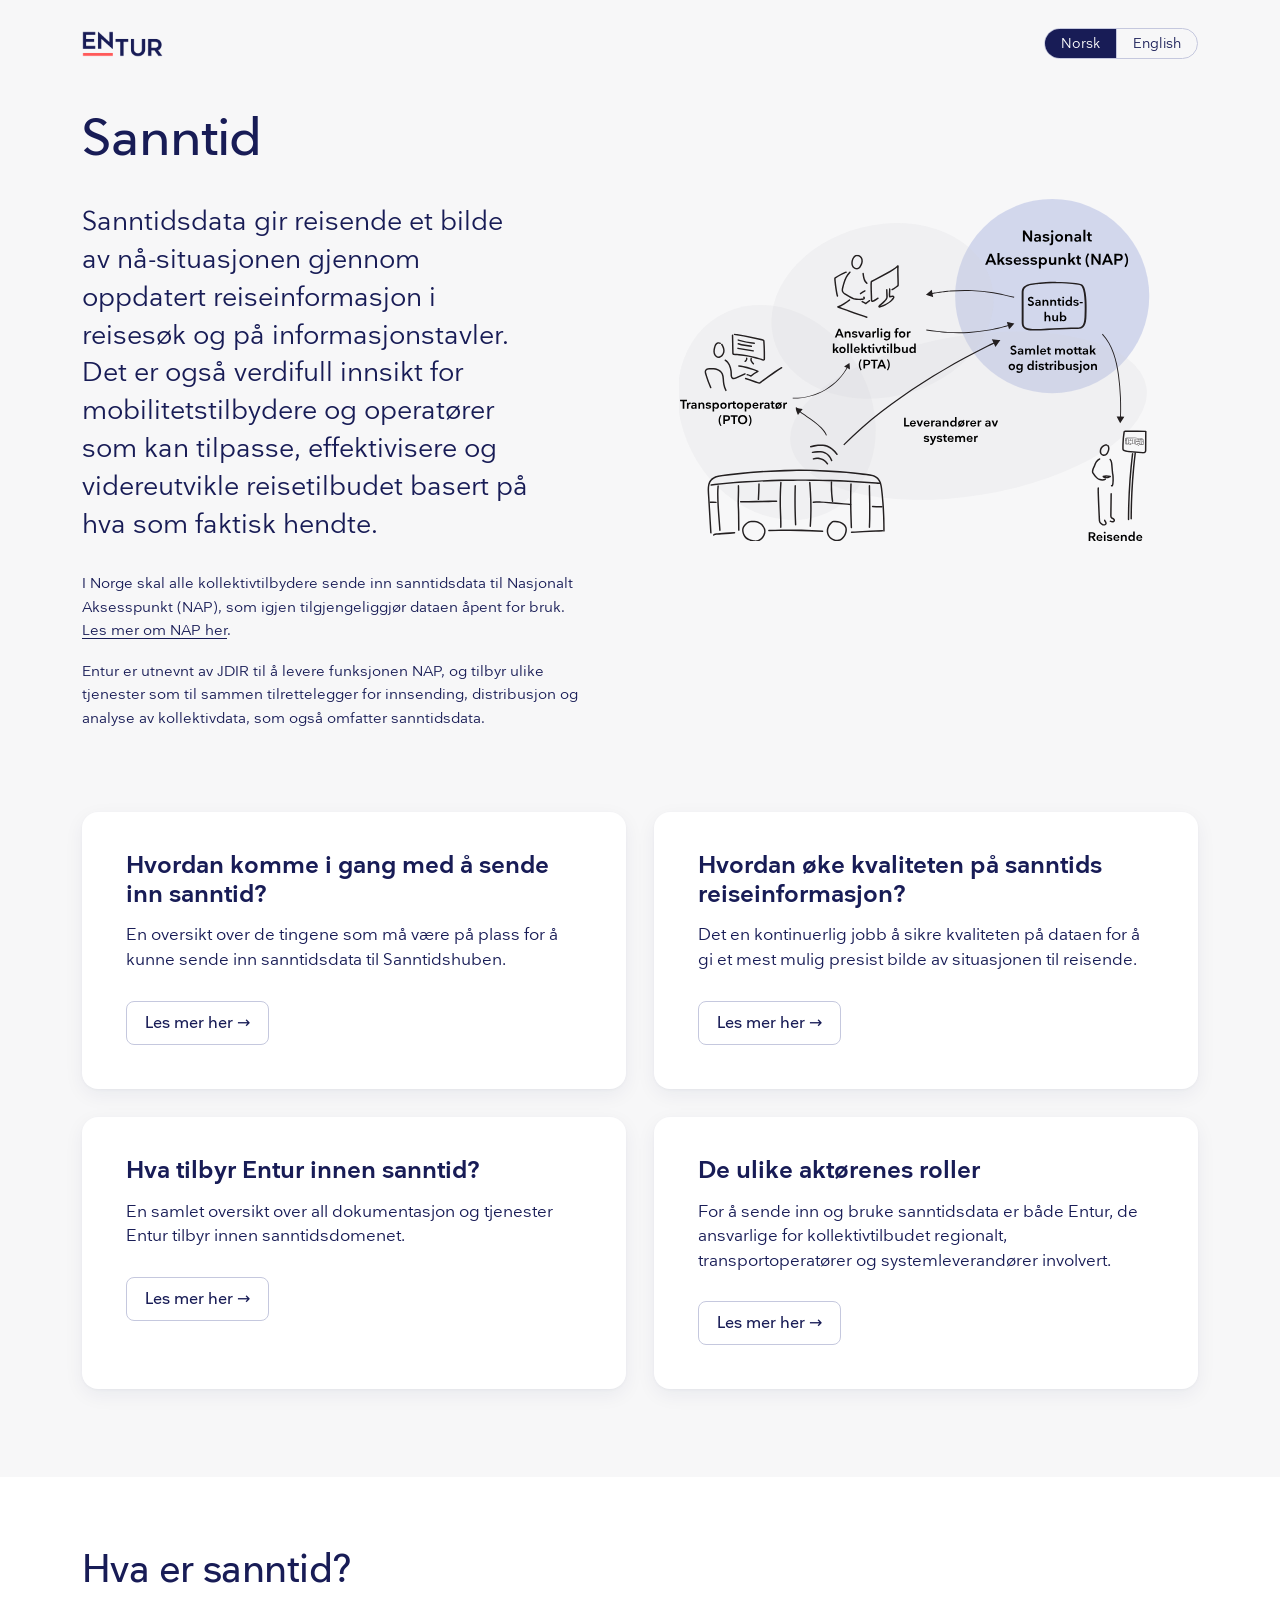
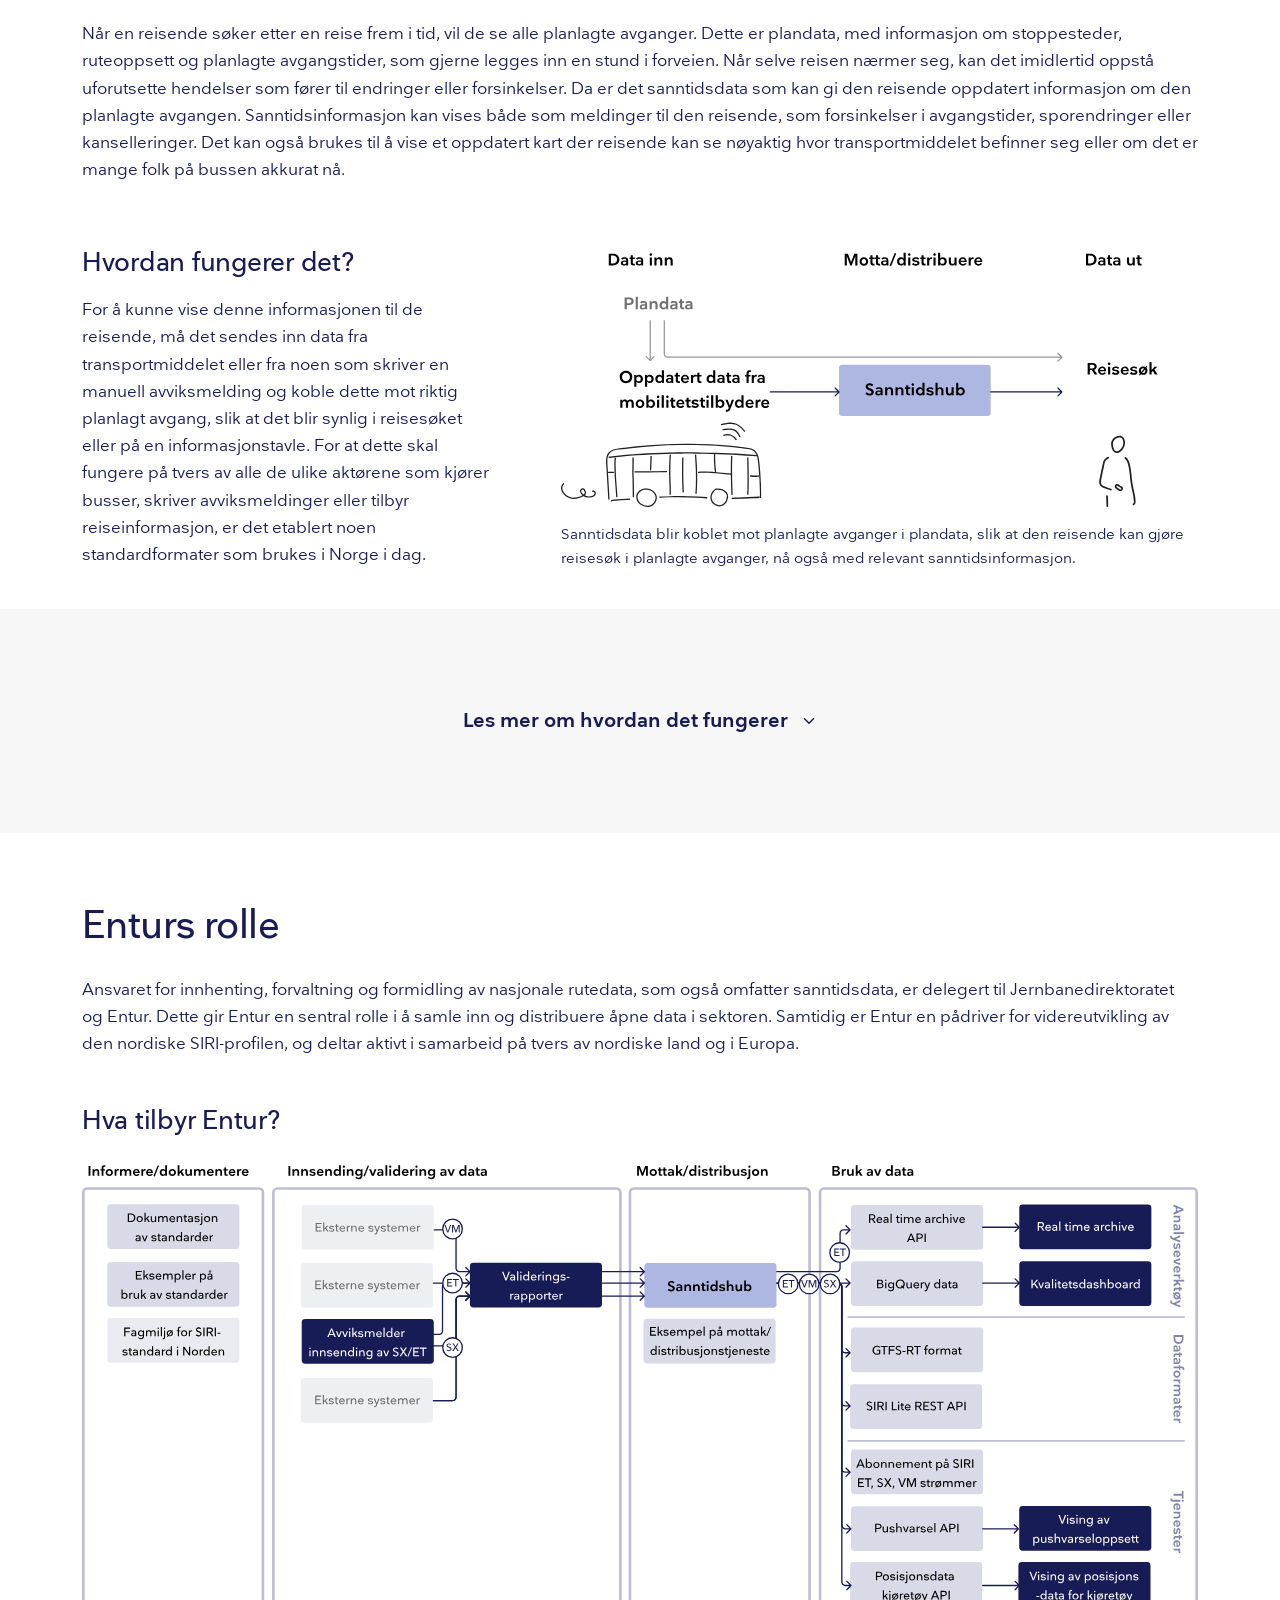
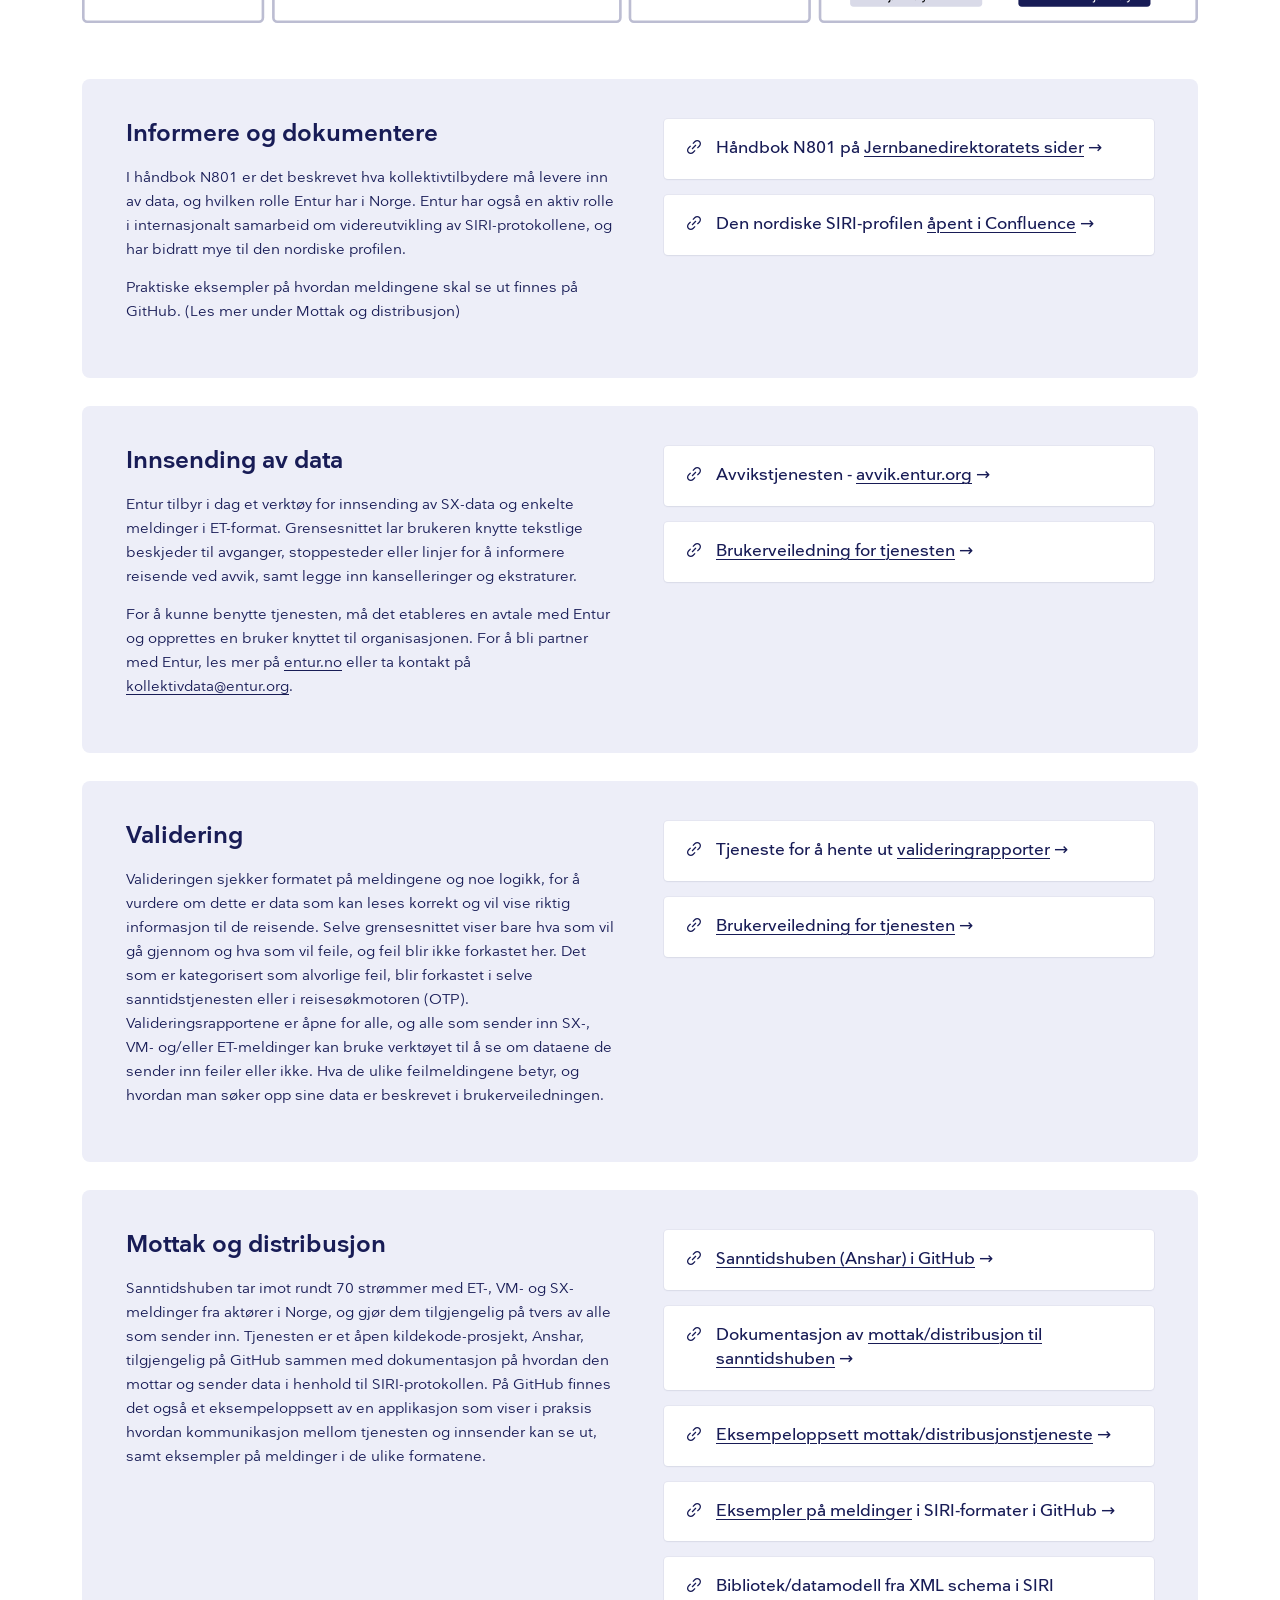
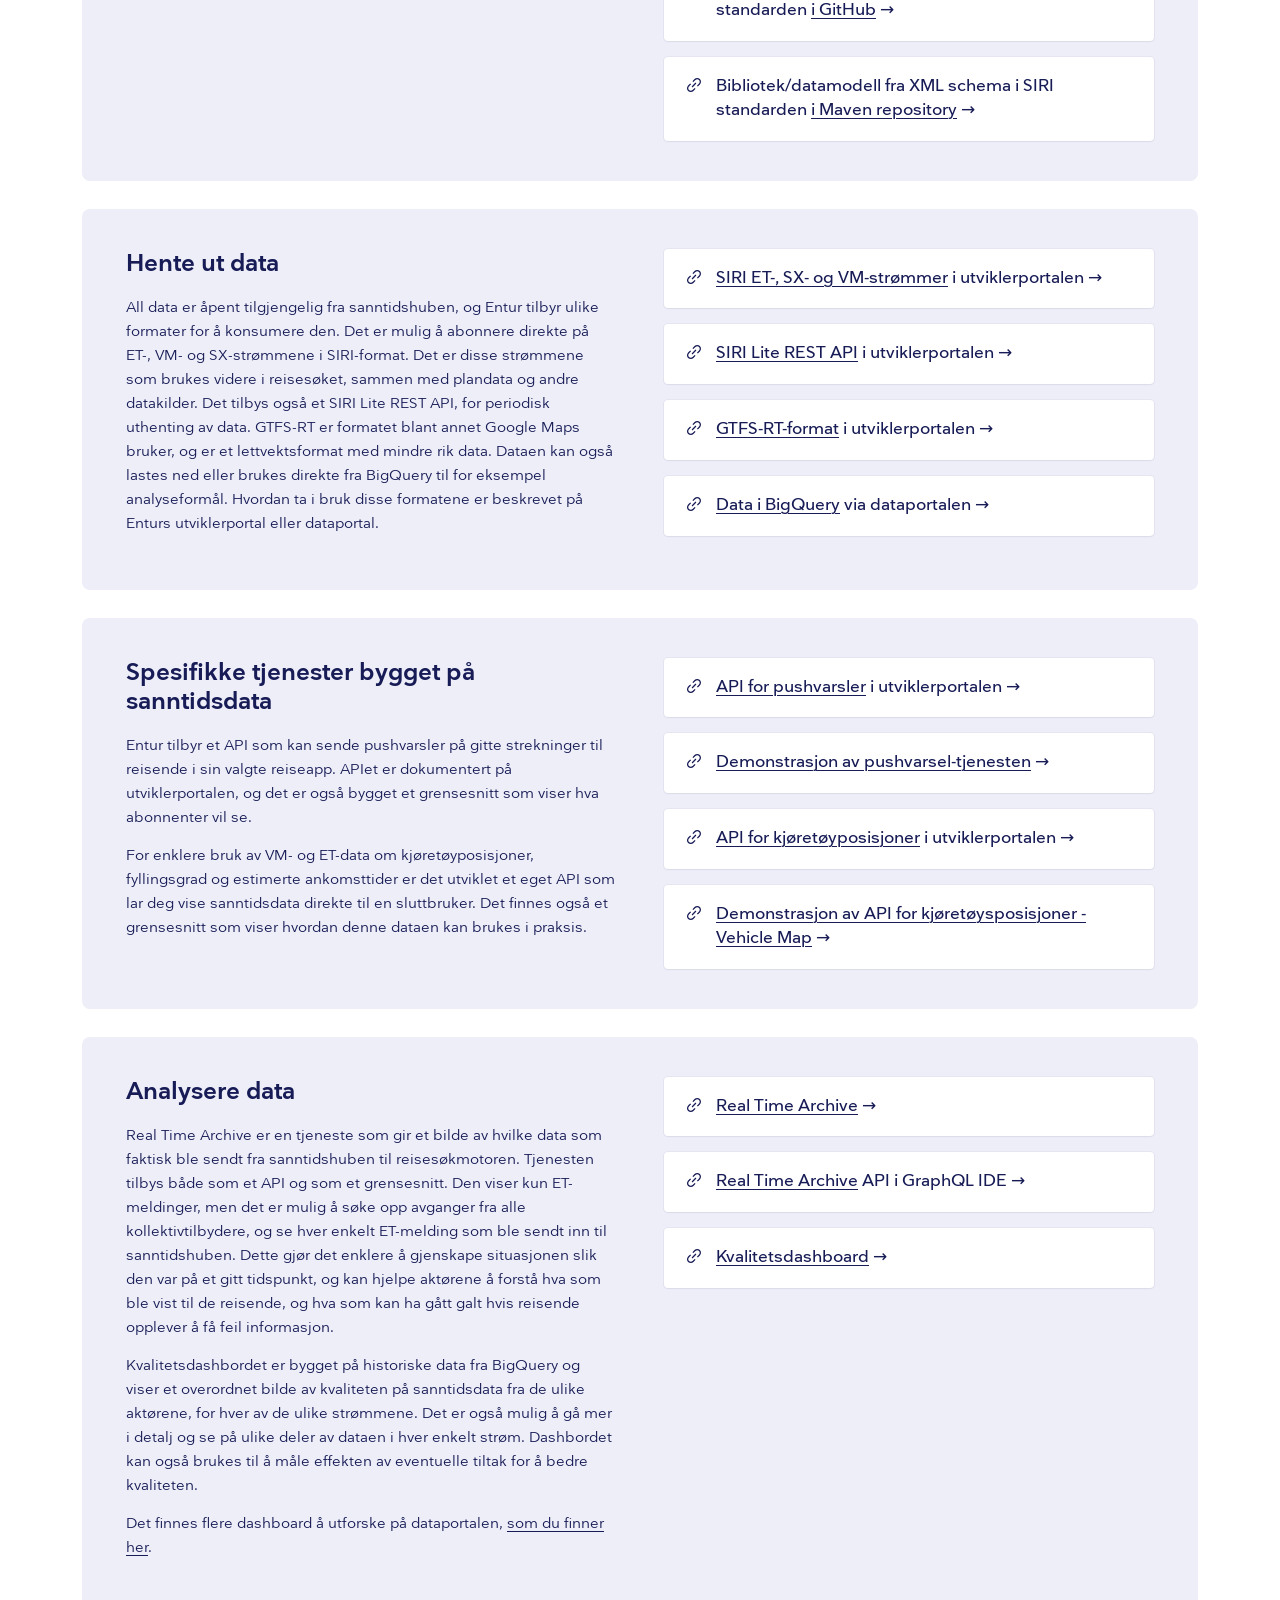
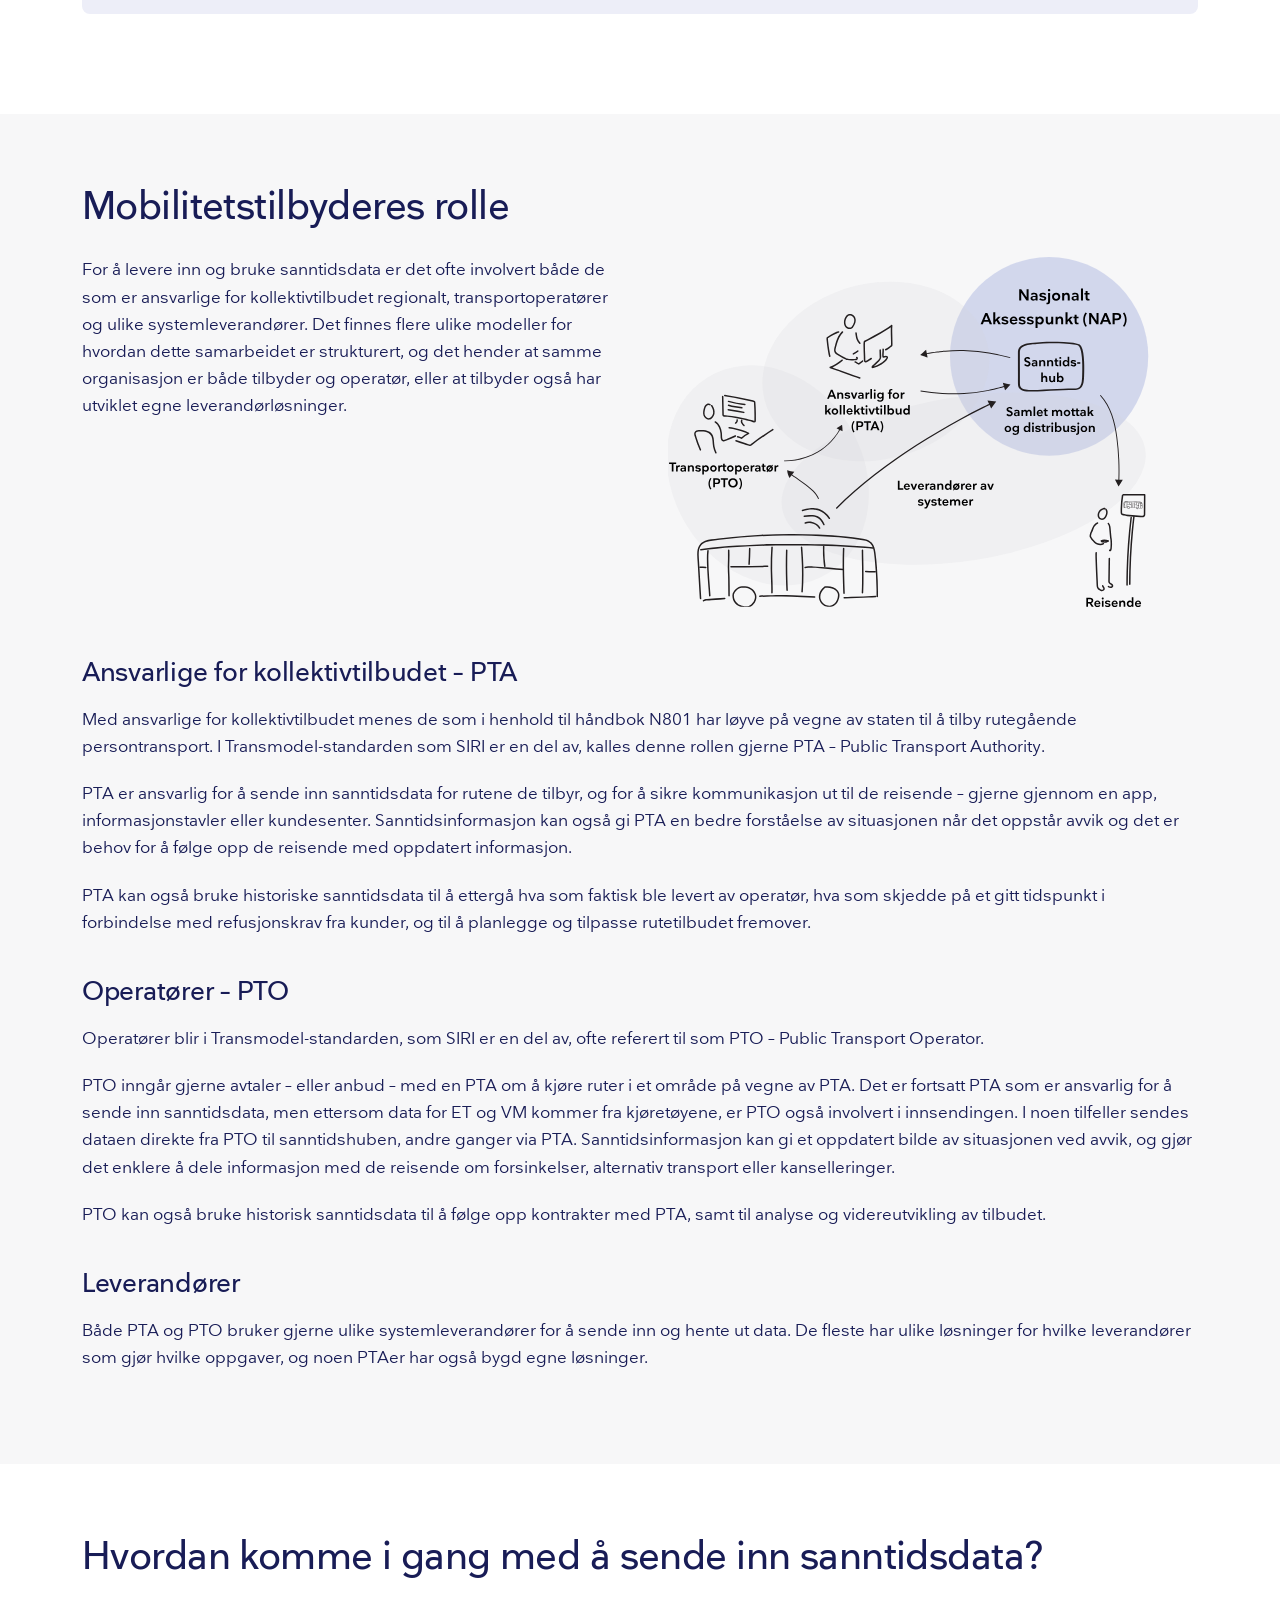
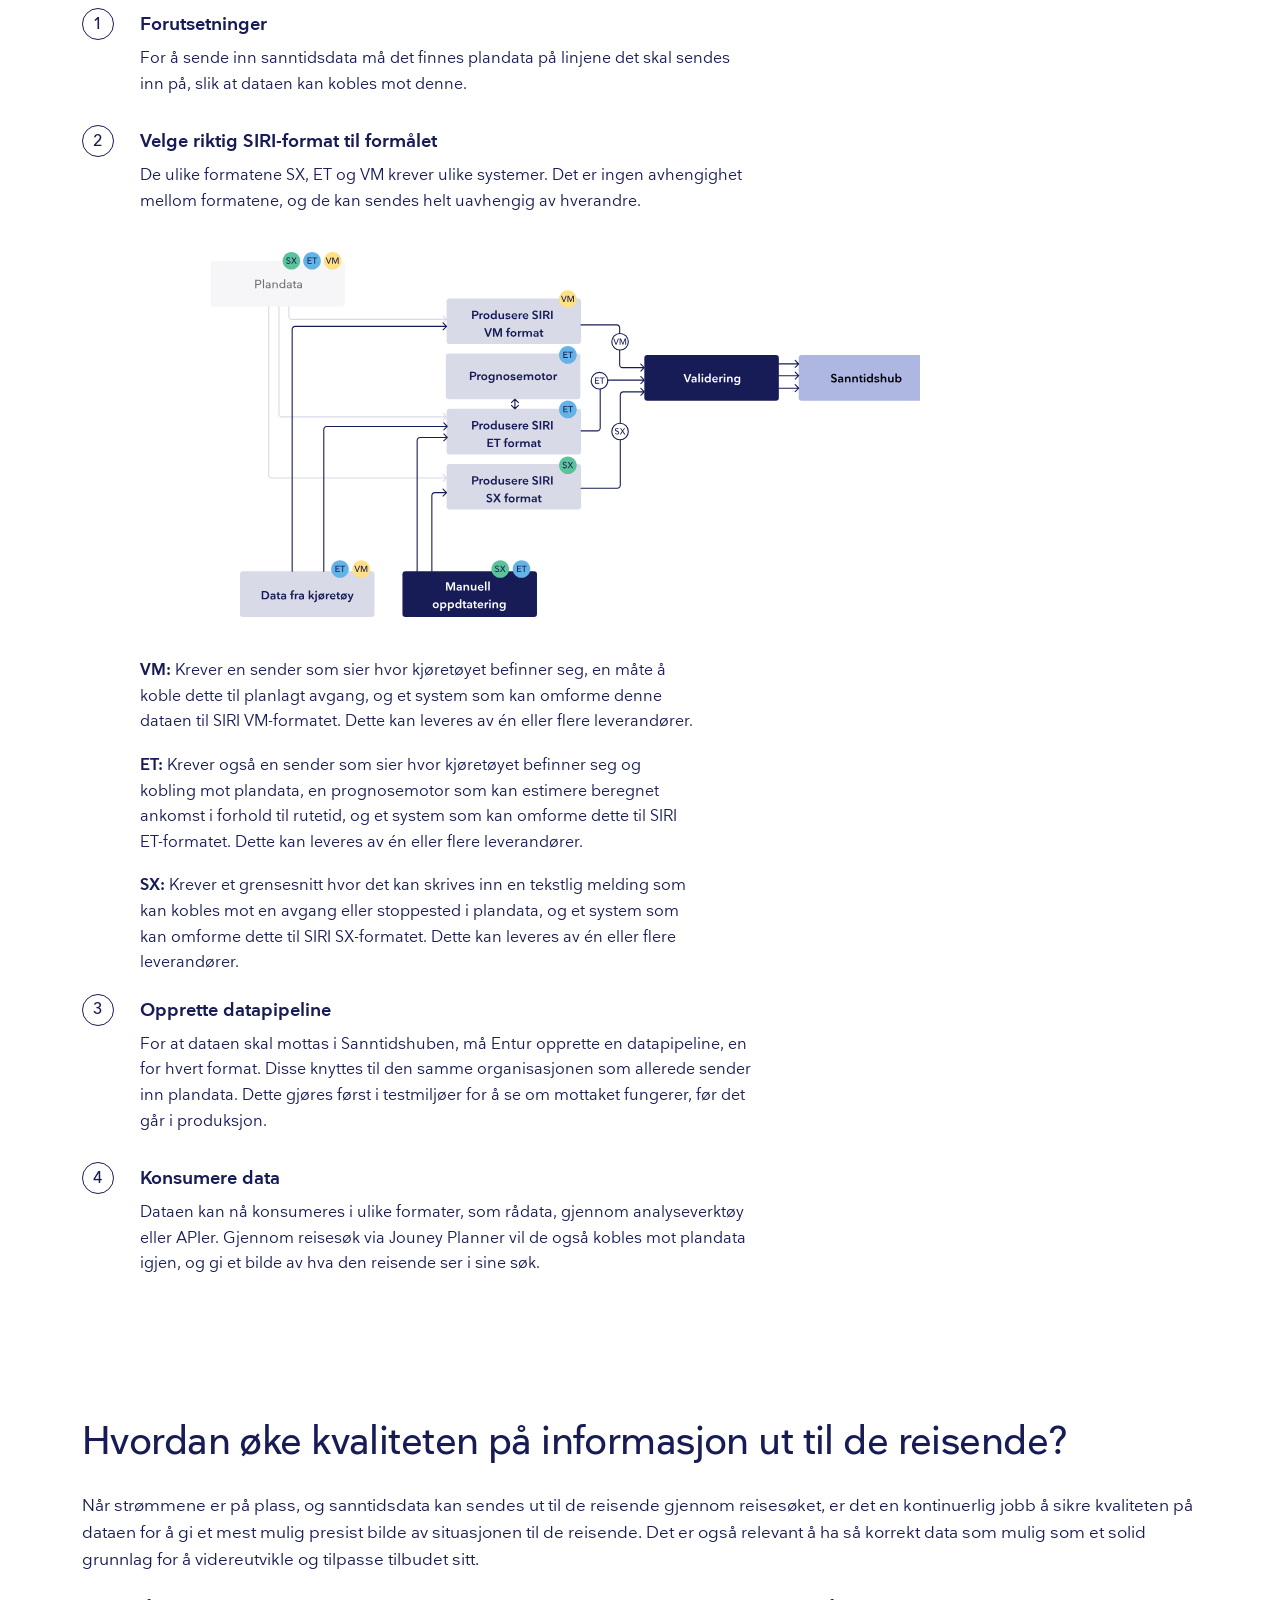
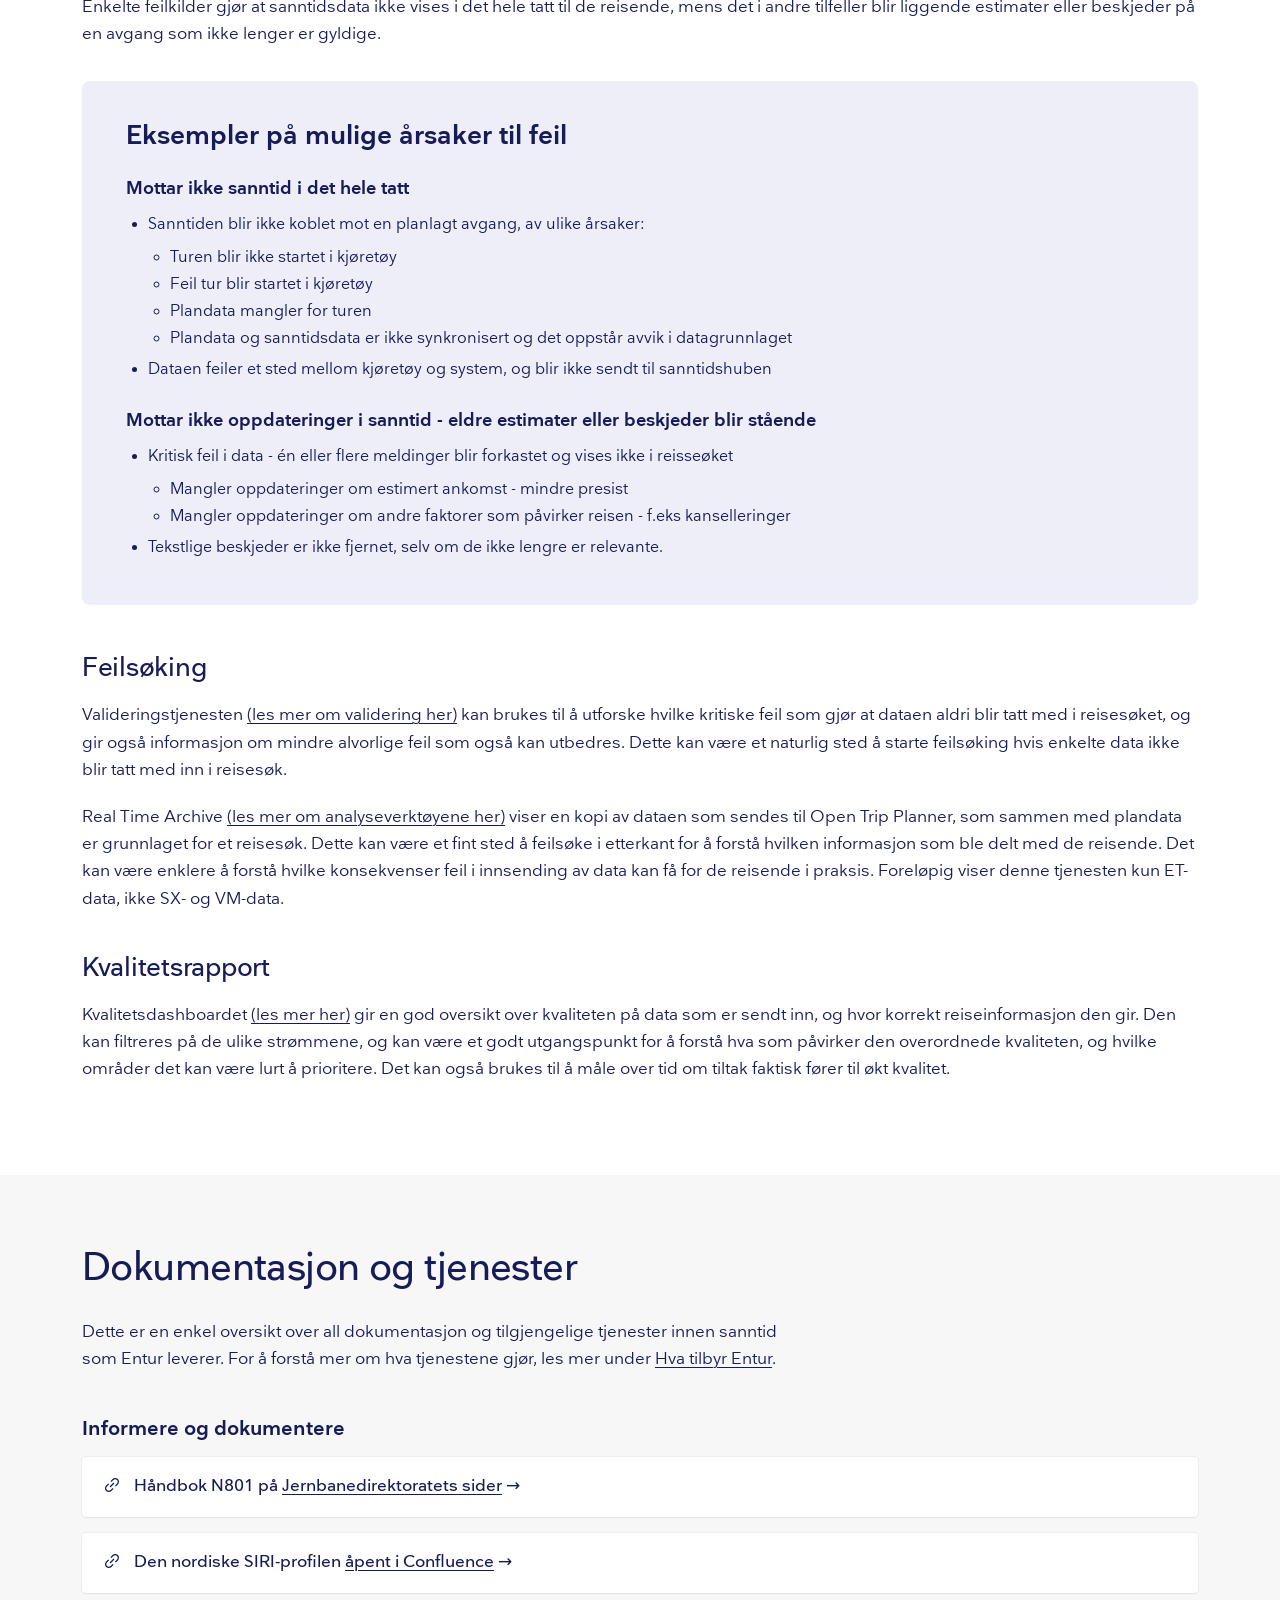
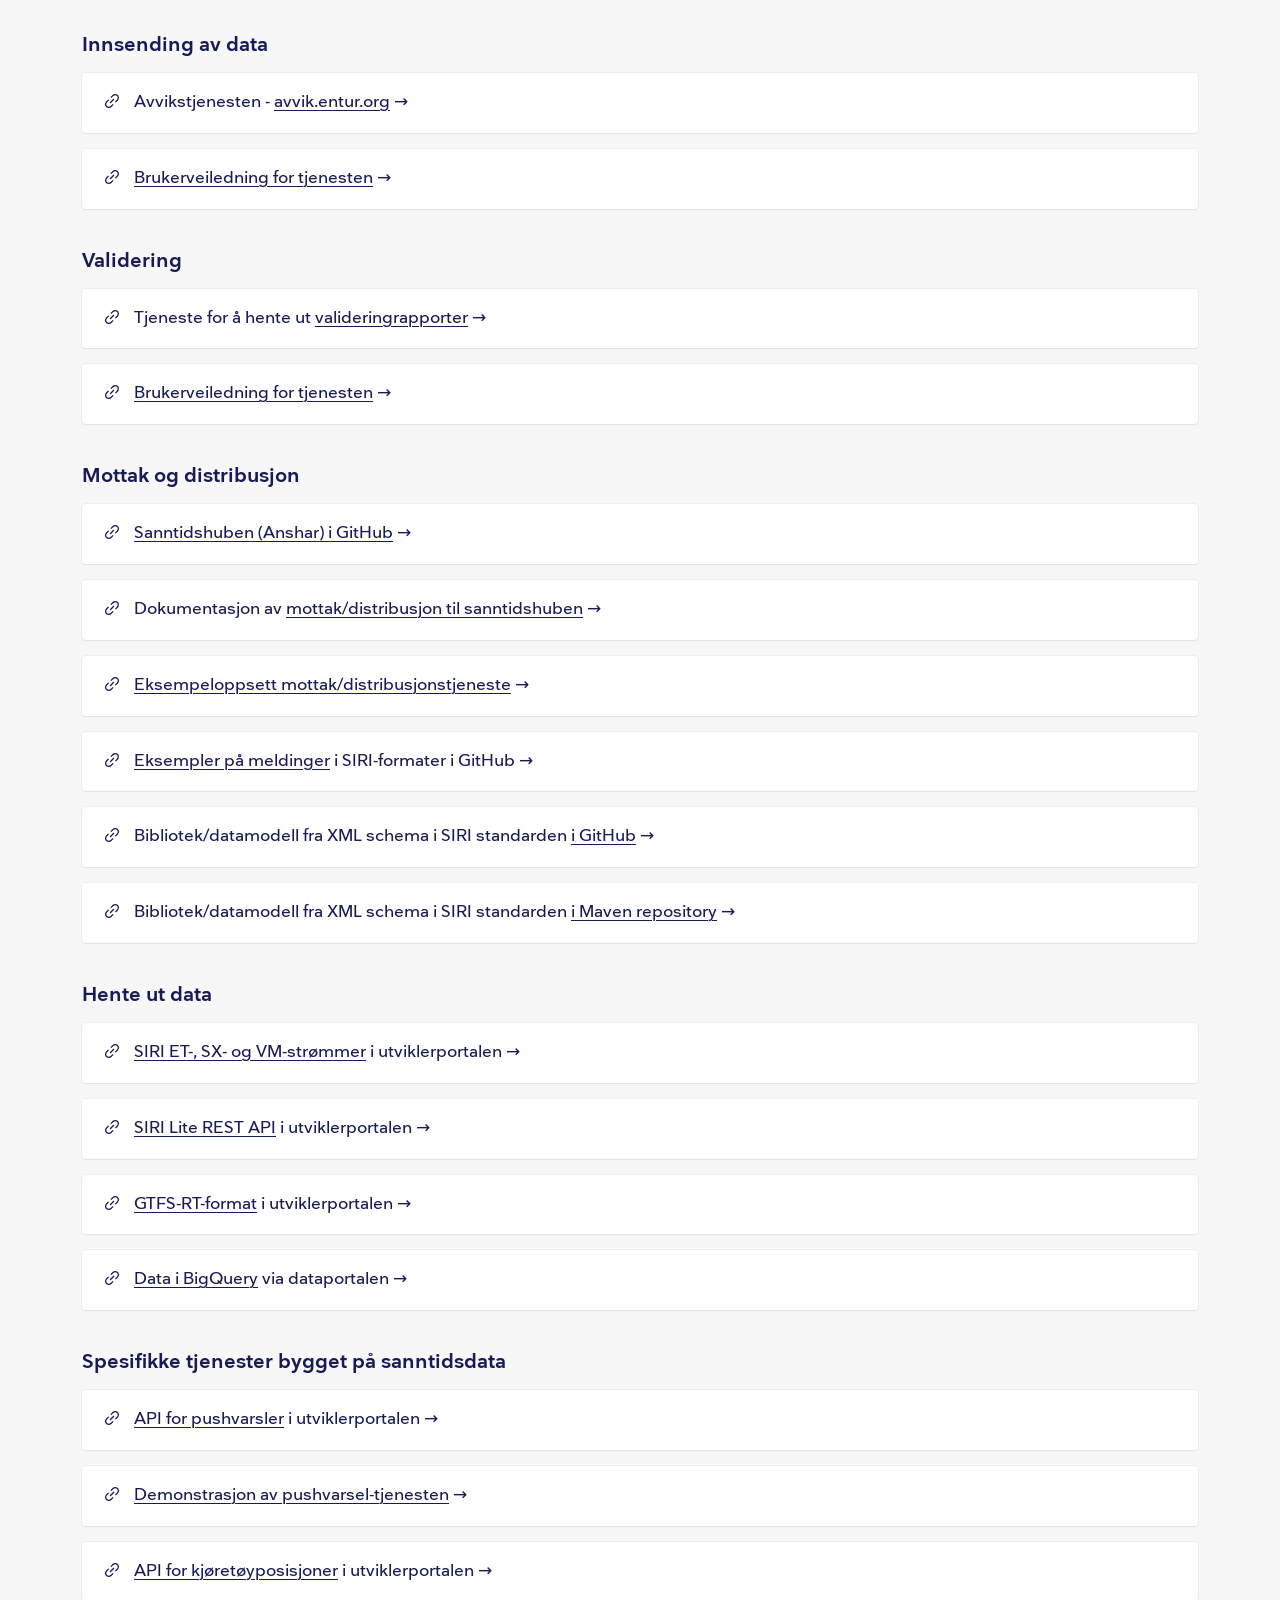
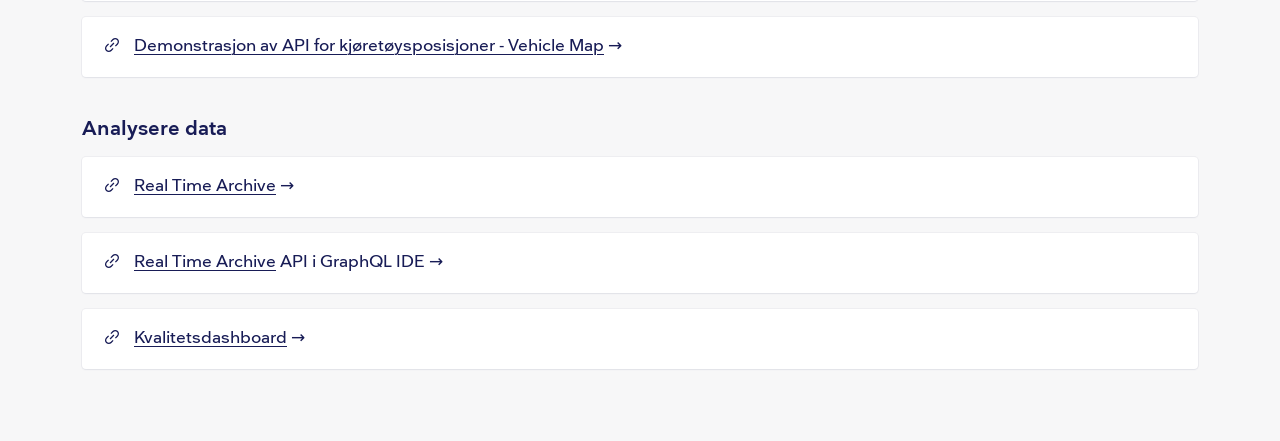
<file: site/index.html>
<!doctype html>
<html lang="no">
  <head>
    <meta charset="UTF-8" />
    <meta name="viewport" content="width=device-width, initial-scale=1.0" />
    <title>Sanntid · Entur</title>
    <meta
      name="description"
      content="Sanntidsdata for kollektivtrafikk i Norge: hvordan sende inn SIRI ET, VM og SX til Enturs sanntidshub, og hvordan dataene brukes i reiseplanleggere."
    />
    <meta name="theme-color" content="#181c56" />
    <link rel="canonical" href="https://sanntid.entur.no/" />
    <link rel="alternate" hreflang="no" href="https://sanntid.entur.no/" />
    <link rel="alternate" hreflang="en" href="https://sanntid.entur.no/en/" />
    <link
      rel="alternate"
      hreflang="x-default"
      href="https://sanntid.entur.no/"
    />
    <link rel="icon" href="assets/img/entur-logo.png" />
    <meta property="og:type" content="website" />
    <meta property="og:url" content="https://sanntid.entur.no/" />
    <meta property="og:title" content="Sanntid – Entur" />
    <meta
      property="og:description"
      content="Sanntidsdata for kollektivtrafikk i Norge: hvordan sende inn SIRI ET, VM og SX til Enturs sanntidshub, og hvordan dataene brukes i reiseplanleggere."
    />
    <meta
      property="og:image"
      content="https://sanntid.entur.no/assets/img/reisedetaljer-siri.png"
    />
    <meta property="og:locale" content="nb_NO" />
    <meta property="og:locale:alternate" content="en_GB" />
    <meta name="twitter:card" content="summary_large_image" />
    <link
      rel="preload"
      href="assets/fonts/nationale-400.woff2"
      as="font"
      type="font/woff2"
      crossorigin
    />
    <link
      rel="preload"
      href="assets/fonts/nationale-500.woff2"
      as="font"
      type="font/woff2"
      crossorigin
    />
    <link rel="stylesheet" href="assets/styles.css" />
  </head>
  <body>
    <a class="skip-link" href="#innhold">Hopp til innhold</a>

    <header class="chrome chrome--header">
      <div class="wrap langbar">
        <a class="entur-logo" href="#" aria-label="Entur">
          <img
            src="assets/img/entur-logo.png"
            alt="Entur"
            width="967"
            height="309"
          />
        </a>
        <nav class="langswitch" aria-label="Språk · Language">
          <a href="./" hreflang="no" lang="no" aria-current="page">Norsk</a>
          <a href="en/" hreflang="en" lang="en">English</a>
        </nav>
      </div>
    </header>

    <!-- ────────────────────────── HERO ── -->
    <main id="innhold">
      <section class="hero">
        <div class="wrap">
          <div class="hero-top">
            <div>
              <h1>Sanntid</h1>
              <p class="hero-lead">
                Sanntidsdata gir reisende et bilde av nå-situasjonen gjennom
                oppdatert reiseinformasjon i reisesøk og på informasjonstavler.
                Det er også verdifull innsikt for mobilitetstilbydere og
                operatører som kan tilpasse, effektivisere og videreutvikle
                reisetilbudet basert på hva som faktisk hendte.
              </p>
              <div class="hero-body">
                <p>
                  I Norge skal alle kollektivtilbydere sende inn sanntidsdata
                  til Nasjonalt Aksesspunkt (NAP), som igjen tilgjengeliggjør
                  dataen åpent for bruk.
                  <a
                    class="lnk"
                    href="https://napcore.eu/description-naps/national-access-point/"
                    target="_blank"
                    rel="noopener"
                    >Les mer om NAP her</a
                  >.
                </p>
                <p>
                  Entur er utnevnt av JDIR til å levere funksjonen NAP, og
                  tilbyr ulike tjenester som til sammen tilrettelegger for
                  innsending, distribusjon og analyse av kollektivdata, som også
                  omfatter sanntidsdata.
                </p>
              </div>
            </div>
            <div class="hero-figure">
              <img
                src="assets/img/hero-illustrasjon.svg"
                alt="Diagram: roller rundt Nasjonalt Aksesspunkt (NAP) — PTO, PTA, leverandører og reisende."
                width="671"
                height="446"
              />
            </div>
          </div>

          <!-- nav cards -->
          <nav class="navcards" aria-label="Snarveier">
            <div class="navcard">
              <h2>Hvordan komme i gang med å sende inn sanntid?</h2>
              <p>
                En oversikt over de tingene som må være på plass for å kunne
                sende inn sanntidsdata til Sanntidshuben.
              </p>
              <a class="pill" href="#komme-i-gang">Les mer her →</a>
            </div>
            <div class="navcard">
              <h2>Hvordan øke kvaliteten på sanntids reiseinformasjon?</h2>
              <p>
                Det en kontinuerlig jobb å sikre kvaliteten på dataen for å gi
                et mest mulig presist bilde av situasjonen til reisende.
              </p>
              <a class="pill" href="#oke-kvalitet">Les mer her →</a>
            </div>
            <div class="navcard">
              <h2>Hva tilbyr Entur innen sanntid?</h2>
              <p>
                En samlet oversikt over all dokumentasjon og tjenester Entur
                tilbyr innen sanntidsdomenet.
              </p>
              <a class="pill" href="#dokumentasjon">Les mer her →</a>
            </div>
            <div class="navcard">
              <h2>De ulike aktørenes roller</h2>
              <p>
                For å sende inn og bruke sanntidsdata er både Entur, de
                ansvarlige for kollektivtilbudet regionalt, transportoperatører
                og systemleverandører involvert.
              </p>
              <a class="pill" href="#enturs-rolle">Les mer her →</a>
            </div>
          </nav>
        </div>
      </section>

      <!-- ────────────────────────── HVA ER SANNTID ── -->
      <section class="section section--white" id="hva-er-sanntid">
        <div class="wrap">
          <h2 class="h2">Hva er sanntid?</h2>
          <p class="bodytext">
            Når en reisende søker etter en reise frem i tid, vil de se alle
            planlagte avganger. Dette er plandata, med informasjon om
            stoppesteder, ruteoppsett og planlagte avgangstider, som gjerne
            legges inn en stund i forveien. Når selve reisen nærmer seg, kan det
            imidlertid oppstå uforutsette hendelser som fører til endringer
            eller forsinkelser. Da er det sanntidsdata som kan gi den reisende
            oppdatert informasjon om den planlagte avgangen. Sanntidsinformasjon
            kan vises både som meldinger til den reisende, som forsinkelser i
            avgangstider, sporendringer eller kanselleringer. Det kan også
            brukes til å vise et oppdatert kart der reisende kan se nøyaktig
            hvor transportmiddelet befinner seg eller om det er mange folk på
            bussen akkurat nå.
          </p>

          <div class="split split--text-left" style="margin-top: 64px">
            <div>
              <h3 class="h3">Hvordan fungerer det?</h3>
              <p class="bodytext">
                For å kunne vise denne informasjonen til de reisende, må det
                sendes inn data fra transportmiddelet eller fra noen som skriver
                en manuell avviksmelding og koble dette mot riktig planlagt
                avgang, slik at det blir synlig i reisesøket eller på en
                informasjonstavle. For at dette skal fungere på tvers av alle de
                ulike aktørene som kjører busser, skriver avviksmeldinger eller
                tilbyr reiseinformasjon, er det etablert noen standardformater
                som brukes i Norge i dag.
              </p>
            </div>
            <div>
              <div class="figure-plain">
                <img
                  src="assets/img/diagram-hvordan-fungerer-det.svg"
                  alt="Diagram: Data inn (plandata og oppdatert data fra mobilitetstilbydere) → Sanntidshub → Data ut (reisesøk)."
                  width="769"
                  height="313"
                  loading="lazy"
                  decoding="async"
                />
              </div>
              <p class="figcaption figcaption--full">
                Sanntidsdata blir koblet mot planlagte avganger i plandata, slik
                at den reisende kan gjøre reisesøk i planlagte avganger, nå også
                med relevant sanntidsinformasjon.
              </p>
            </div>
          </div>
        </div>
      </section>

      <!-- ────────────────────────── STANDARDFORMATER (collapsible detail) ── -->
      <section class="section section--alt">
        <div class="wrap">
          <div class="chev-row">
            <button
              class="chev-toggle"
              id="chevBottom"
              aria-expanded="true"
              aria-controls="detail-block"
              aria-label="Vis eller skjul detaljer"
            >
              <span>Les mer om hvordan det fungerer</span
              ><svg
                width="18"
                height="18"
                viewBox="0 0 24 24"
                fill="none"
                stroke="currentColor"
                stroke-width="2"
                stroke-linecap="round"
                stroke-linejoin="round"
              >
                <polyline points="6 9 12 15 18 9"></polyline>
              </svg>
            </button>
          </div>

          <div id="detail-block" class="collapsible">
            <div>
              <div>
                <h3 class="h3">Standardformater</h3>
                <p class="bodytext">
                  Formatet er basert på Transmodel - en europeisk modell for
                  konsepter og datastruktur innen offentlig mobilitet.
                  <a
                    class="dlnk"
                    href="https://transmodel-cen.eu/"
                    target="_blank"
                    rel="noopener"
                    >Les om Transmodel her</a
                  >.
                </p>
                <p class="bodytext">
                  Formatet som brukes for sanntid heter SIRI, som består av
                  flere ulike protokoller egnet for sending av ulike typer data.
                  Entur har vært med på å etablere den nordiske profilen av
                  SIRI, i samarbeid med JDIR, og har fått ansvaret for å
                  operasjonalisere den i Norge.
                  <a
                    class="dlnk"
                    href="https://entur.atlassian.net/wiki/spaces/PUBLIC/pages/637370420/Nordic+SIRI+Profile"
                    target="_blank"
                    rel="noopener"
                    >Her kan du lese om SIRI nordic profile</a
                  >.
                </p>
                <p class="bodytext">
                  I dag brukes protokollene SIRI ET, SIRI VM og SIRI SX i Norge.
                </p>

                <div
                  class="figure-plain figure-plain--wide"
                  style="margin: 56px 0 56px"
                >
                  <img
                    src="assets/img/reisedetaljer-siri.png"
                    alt="Illustrasjon: reisedetaljer i reiseplanleggeren med markering av hvor SIRI ET, SIRI VM og SIRI SX vises."
                    width="3810"
                    height="2292"
                    loading="lazy"
                    decoding="async"
                  />
                </div>
                <div
                  class="figure-plain figure-plain--wide"
                  style="margin: 0 0 40px"
                >
                  <img
                    src="assets/img/sanntid-i-bruk.png"
                    alt="Skjermbilder: sanntidsvisning av buss i kart og reisedetaljer i appen."
                    width="2232"
                    height="849"
                    loading="lazy"
                    decoding="async"
                  />
                </div>
                <p
                  class="figcaption figcaption--full"
                  style="margin: 16px 0 40px; font-style: italic"
                >
                  Sanntidsdata i bruk i henholdsvis reisesøk hos ATB,
                  sanntidskart hos Svipper og reisekjøp i Entur Appen.
                </p>
                <div class="accordion">
                  <div class="acc open">
                    <button class="acc-head" aria-expanded="true">
                      <span class="acc-mark"
                        ><svg
                          width="18"
                          height="18"
                          viewBox="0 0 24 24"
                          fill="currentColor"
                        >
                          <path
                            d="M12 1.5l3 3-3 3-3-3zM5 8.5l3 3-3 3-3-3zM19 8.5l3 3-3 3-3-3zM12 15.5l3 3-3 3-3-3z"
                          ></path></svg
                      ></span>
                      <span class="acc-title"
                        >SIRI ET – Estimater på avgangstider, kanselleringer
                        eller ekstraturer</span
                      >
                      <span class="acc-chev"
                        ><svg
                          width="20"
                          height="20"
                          viewBox="0 0 24 24"
                          fill="none"
                          stroke="currentColor"
                          stroke-width="2"
                          stroke-linecap="round"
                          stroke-linejoin="round"
                        >
                          <polyline points="6 9 12 15 18 9"></polyline></svg
                      ></span>
                    </button>
                    <div class="acc-body">
                      <div class="acc-body-inner">
                        <p>
                          SIRI ET er et XML-format for innsending av blant annet
                          estimater på avgangstider, kanselleringer eller
                          informasjon om ekstraturer. Dette er informasjon som
                          vises i reisesøket ved forsinkelser eller endringer.
                          Dataen er knyttet til et spesifikt kjøretøy, en
                          spesifikk avgang på en spesifikk rute. Dataen sendes
                          inn hver gang det skjer en endring, som kan være at de
                          har kjørt forbi en holdeplass eller om det sendes inn
                          en manuell kansellering eller settes opp en ekstra
                          tur.
                        </p>
                        <p>
                          Eksempler på data som kan sendes i SIRI ET formatet
                          som kan vises til en reisende i sitt reisesøk:
                        </p>
                        <ul>
                          <li>Estimerte avgangstider</li>
                          <li>
                            Progresjon (når det har kjørt fra forrige stop)
                          </li>
                          <li>
                            Fyllingsgrad - oppdatert fra forrige stop og
                            estimater fremover
                          </li>
                          <li>Kanselleringer</li>
                          <li>Sporbytter</li>
                          <li>
                            Type kjøretøy (ved endring, feks fra tog til buss)
                          </li>
                          <li>Om estimatet er veldig usikkert</li>
                          <li>
                            Informasjon om kapasitet og layout på materiell
                          </li>
                          <li>
                            APC data - nøyaktige passasjertellinger (kan skjules
                            i reisesøk)
                          </li>
                        </ul>
                        <p>
                          Det er ikke påkrevd å sende inn alle felter med
                          informasjon, og hva som vises i et reisesøk er
                          avhengig av både hva transporttilbyderen sender inn,
                          og hva de som leverer reisesøktjenesten velger å vise
                          til brukeren.
                        </p>
                      </div>
                    </div>
                  </div>
                  <div class="acc open">
                    <button class="acc-head" aria-expanded="true">
                      <span class="acc-mark"
                        ><svg
                          width="18"
                          height="18"
                          viewBox="0 0 24 24"
                          fill="currentColor"
                        >
                          <path
                            d="M12 1.5l3 3-3 3-3-3zM5 8.5l3 3-3 3-3-3zM19 8.5l3 3-3 3-3-3zM12 15.5l3 3-3 3-3-3z"
                          ></path></svg
                      ></span>
                      <span class="acc-title"
                        >SIRI VM – Posisjonsdata, fyllingsgrad og
                        kjøretøyretning</span
                      >
                      <span class="acc-chev"
                        ><svg
                          width="20"
                          height="20"
                          viewBox="0 0 24 24"
                          fill="none"
                          stroke="currentColor"
                          stroke-width="2"
                          stroke-linecap="round"
                          stroke-linejoin="round"
                        >
                          <polyline points="6 9 12 15 18 9"></polyline></svg
                      ></span>
                    </button>
                    <div class="acc-body">
                      <div class="acc-body-inner">
                        <p>
                          SIRI VM er et XML-format som kan sende inn
                          posisjonsdata, fyllingsgrad, og data om kjøretøyets
                          retning. Denne informasjonen vises gjerne i et
                          sanntidskart, som i også kan lenkes til via et
                          reisesøk. Dette kan gi den reisende eller driftssentre
                          oppdatert informasjon om hvor kjøretøyet befinner seg.
                          Dataen er knyttet til et kjøretøy som kjører en
                          spesifikk avgang på en spesifikk rute, og sendes inn
                          regelmessig, gjerne med 1-3 sekunders mellomrom.
                        </p>
                        <p>
                          Eksempler på data som kan sendes i SIRI VM formatet
                          som kan vises til en reisende i et sanntidskart:
                        </p>
                        <ul>
                          <li>Nøyaktig posisjon</li>
                          <li>Fyllingsgrad</li>
                          <li>Retning på kjøretøy</li>
                          <li>Forsinkelse</li>
                          <li>Hastighet</li>
                          <li>Om den står i kø</li>
                          <li>Om kjøretøy er på holdeplass</li>
                        </ul>
                        <p>
                          Det er ikke påkrevd å sende inn alle felter med
                          informasjon, og hva som vises i et sanntidskart er
                          avhengig av både hva transporttilbyderen sender inn,
                          og hva de som leverer sanntidskartet velger å vise til
                          brukeren.
                        </p>
                      </div>
                    </div>
                  </div>
                  <div class="acc open">
                    <button class="acc-head" aria-expanded="true">
                      <span class="acc-mark"
                        ><svg
                          width="18"
                          height="18"
                          viewBox="0 0 24 24"
                          fill="currentColor"
                        >
                          <path
                            d="M12 1.5l3 3-3 3-3-3zM5 8.5l3 3-3 3-3-3zM19 8.5l3 3-3 3-3-3zM12 15.5l3 3-3 3-3-3z"
                          ></path></svg
                      ></span>
                      <span class="acc-title"
                        >SIRI SX – Tekstlige beskjeder om avvik</span
                      >
                      <span class="acc-chev"
                        ><svg
                          width="20"
                          height="20"
                          viewBox="0 0 24 24"
                          fill="none"
                          stroke="currentColor"
                          stroke-width="2"
                          stroke-linecap="round"
                          stroke-linejoin="round"
                        >
                          <polyline points="6 9 12 15 18 9"></polyline></svg
                      ></span>
                    </button>
                    <div class="acc-body">
                      <div class="acc-body-inner">
                        SIRI SX er et fritekstformat som brukes til å gi
                        informasjon til reisende ved avvik. Avviket kan knyttes
                        til linje, stoppested eller avgang. Meldingene sendes
                        inn til sanntidshuben når behovet for å dele informasjon
                        oppstår, og sendes ikke inn regelmessig.
                      </div>
                    </div>
                  </div>
                </div>
              </div>
            </div>

            <div
              class="split"
              style="margin-top: 64px; align-items: flex-start"
            >
              <div>
                <h3 class="h3">Data inn fra mobilitetstilbydere</h3>
                <p class="bodytext">
                  For å sende inn data i henhold til standarden må
                  mobilitetstilbydere bruke tjenester som kan samle inn dataene,
                  og produsere dette i SIRI formatet. De ulike formatene krever
                  ulike tjenester, og disse kan leveres av én eller flere
                  leverandører, gjennom de ansvarlige for kollektivtilbudet
                  (PTA) eller via en eller flere operatører (PTO). Leverandøren
                  av disse tjenestene kan være en tredjepart, kollektivselskapet
                  selv eller Entur.
                </p>
              </div>
              <div class="figure-plain">
                <img
                  src="assets/img/diagram-data-inn.svg"
                  alt="Diagram: Data fra kjøretøy og manuell oppdatering produseres i SIRI VM/ET/SX-format, valideres, og sendes til sanntidshuben."
                  width="958"
                  height="491"
                  loading="lazy"
                  decoding="async"
                />
              </div>
            </div>

            <div style="margin-top: 56px">
              <h3 class="h3">Validering</h3>
              <p class="bodytext">
                For å sikre at innkommende data er korrekt og gir riktig
                reiseinformasjon til de reisende, må dataen valideres før den
                sendes videre.
                <a class="dlnk" href="#validering-info"
                  >(Les mer om validering her.)</a
                >
                Inneholder dataen store feil som kan gi dirkete misvisende
                informasjon til reisende, kan den stoppes fra å sendes videre
                til reisesøket. Mindre feil i dataen vil ikke stoppes, men kan
                flagges i valideringsrapporter, som et godt grunnlag for å
                forbedre dataen.
              </p>
            </div>

            <div style="margin-top: 40px">
              <h3 class="h3">
                Samling og distribusjon av data - sanntidshuben
              </h3>
              <p class="bodytext">
                Sanntidshuben er en del av Nasjonalt aksesspunkt (NAP), og
                samler inn SIRI SX-, VM- og ET-strømmer fra alle
                kollektivaktører som sender inn denne dataen i Norge. Mer
                dokumentasjon om hvordan tjenesten fungerer og eksempler på
                bruk,
                <a
                  class="dlnk"
                  href="https://entur.atlassian.net/wiki/spaces/ROR/pages/1504412744/Anshar+-+SIRI+server"
                  target="_blank"
                  rel="noopener"
                  >kan leses her</a
                >.
              </p>
              <p class="bodytext">
                All rådata i sanntidshuben er tilgjengelig for de som ønsker å
                bruke den. Det er mulig å hente ut i dag i ulike formater - fra
                å abonnere direkte på SIRI-strømmene, til mer lettvektsformat
                (REST API), GTFS-RT format eller som data i BigQuery.
                <a
                  class="dlnk"
                  href="https://developer.entur.no/open-data/realtime"
                  target="_blank"
                  rel="noopener"
                  >Les mer om dette her</a
                >.
              </p>
            </div>

            <div style="margin-top: 40px">
              <h3 class="h3">Data ut til konsumenter</h3>
              <p class="bodytext">
                Ved å bruke ett av disse formatene kan dataen brukes til å bygge
                ulike typer tjenester; rettet mot reisende og oppdatert
                reiseinformasjon, for å gi kollektivtilbydere bedre oversikt når
                det oppstår avvik, eller for å analysere og feilsøke i
                etterkant.
                <a class="dlnk" href="#hente-ut-data"
                  >Les mer om de ulike formatene Entur tilbyr her</a
                >.
              </p>
            </div>
          </div>
        </div>
      </section>

      <!-- ────────────────────────── ENTURS ROLLE ── -->
      <section class="section section--white" id="enturs-rolle">
        <div class="wrap">
          <h2 class="h2">Enturs rolle</h2>
          <p class="bodytext">
            Ansvaret for innhenting, forvaltning og formidling av nasjonale
            rutedata, som også omfatter sanntidsdata, er delegert til
            Jernbanedirektoratet og Entur. Dette gir Entur en sentral rolle i å
            samle inn og distribuere åpne data i sektoren. Samtidig er Entur en
            pådriver for videreutvikling av den nordiske SIRI-profilen, og
            deltar aktivt i samarbeid på tvers av nordiske land og i Europa.
          </p>

          <h3 class="h3" style="margin-top: 48px">Hva tilbyr Entur?</h3>
          <div class="figure-plain" style="margin: 24px 0 56px">
            <img
              src="assets/img/diagram-hva-tilbyr-entur.svg"
              alt="Oversiktsdiagram: Informere/dokumentere, Innsending/validering av data, Mottak/distribusjon og Bruk av data (analyseverktøy, dataformater, tjenester)."
              width="1280"
              height="530"
              loading="lazy"
              decoding="async"
            />
          </div>

          <!-- panel: Informere og dokumentere -->
          <div class="panel">
            <div class="panel-grid">
              <div>
                <h3>Informere og dokumentere</h3>
                <div class="ptext">
                  <p>
                    I håndbok N801 er det beskrevet hva kollektivtilbydere må
                    levere inn av data, og hvilken rolle Entur har i Norge.
                    Entur har også en aktiv rolle i internasjonalt samarbeid om
                    videreutvikling av SIRI-protokollene, og har bidratt mye til
                    den nordiske profilen.
                  </p>
                  <p>
                    Praktiske eksempler på hvordan meldingene skal se ut finnes
                    på GitHub. (Les mer under Mottak og distribusjon)
                  </p>
                </div>
              </div>
              <div class="linkcards">
                <a
                  class="linkcard"
                  href="https://www.jernbanedirektoratet.no/metoder-og-standarder/handboker-for-samlet-kollektivtrafikk/"
                  target="_blank"
                  rel="noopener"
                  ><span class="doc"
                    ><img
                      src="assets/img/icon-doc.svg"
                      alt=""
                      width="16"
                      height="16"
                      loading="lazy"
                      decoding="async" /></span
                  ><span
                    >Håndbok N801 på
                    <span class="dlnk">Jernbanedirektoratets sider</span>
                    →</span
                  ></a
                >
                <a
                  class="linkcard"
                  href="https://entur.atlassian.net/wiki/spaces/PUBLIC/pages/637370420/Nordic+SIRI+Profile"
                  target="_blank"
                  rel="noopener"
                  ><span class="doc"
                    ><img
                      src="assets/img/icon-doc.svg"
                      alt=""
                      width="16"
                      height="16"
                      loading="lazy"
                      decoding="async" /></span
                  ><span
                    >Den nordiske SIRI-profilen
                    <span class="dlnk">åpent i Confluence</span> →</span
                  ></a
                >
              </div>
            </div>
          </div>

          <!-- panel: Innsending av data -->
          <div class="panel">
            <div class="panel-grid">
              <div>
                <h3>Innsending av data</h3>
                <div class="ptext">
                  <p>
                    Entur tilbyr i dag et verktøy for innsending av SX-data og
                    enkelte meldinger i ET-format. Grensesnittet lar brukeren
                    knytte tekstlige beskjeder til avganger, stoppesteder eller
                    linjer for å informere reisende ved avvik, samt legge inn
                    kanselleringer og ekstraturer.
                  </p>
                  <p>
                    For å kunne benytte tjenesten, må det etableres en avtale
                    med Entur og opprettes en bruker knyttet til organisasjonen.
                    For å bli partner med Entur, les mer på
                    <a
                      class="dlnk"
                      href="https://www.entur.no"
                      target="_blank"
                      rel="noopener"
                      >entur.no</a
                    >
                    eller ta kontakt på
                    <a class="dlnk" href="mailto:kollektivdata@entur.org"
                      >kollektivdata@entur.org</a
                    >.
                  </p>
                </div>
              </div>
              <div class="linkcards">
                <a
                  class="linkcard"
                  href="https://avvik.entur.org"
                  target="_blank"
                  rel="noopener"
                  ><span class="doc"
                    ><img
                      src="assets/img/icon-doc.svg"
                      alt=""
                      width="16"
                      height="16"
                      loading="lazy"
                      decoding="async" /></span
                  ><span
                    >Avvikstjenesten -
                    <span class="dlnk">avvik.entur.org</span> →</span
                  ></a
                >
                <a
                  class="linkcard"
                  href="https://entur.atlassian.net/wiki/spaces/PUBLIC/pages/1444380841/User+guide+Deviation+messages"
                  target="_blank"
                  rel="noopener"
                  ><span class="doc"
                    ><img
                      src="assets/img/icon-doc.svg"
                      alt=""
                      width="16"
                      height="16"
                      loading="lazy"
                      decoding="async" /></span
                  ><span
                    ><span class="dlnk">Brukerveiledning for tjenesten</span>
                    →</span
                  ></a
                >
              </div>
            </div>
          </div>

          <!-- panel: Validering -->
          <div class="panel" id="validering-info">
            <div class="panel-grid">
              <div>
                <h3>Validering</h3>
                <div class="ptext">
                  <p>
                    Valideringen sjekker formatet på meldingene og noe logikk,
                    for å vurdere om dette er data som kan leses korrekt og vil
                    vise riktig informasjon til de reisende. Selve grensesnittet
                    viser bare hva som vil gå gjennom og hva som vil feile, og
                    feil blir ikke forkastet her. Det som er kategorisert som
                    alvorlige feil, blir forkastet i selve sanntidstjenesten
                    eller i reisesøkmotoren (OTP). Valideringsrapportene er åpne
                    for alle, og alle som sender inn SX-, VM- og/eller
                    ET-meldinger kan bruke verktøyet til å se om dataene de
                    sender inn feiler eller ikke. Hva de ulike feilmeldingene
                    betyr, og hvordan man søker opp sine data er beskrevet i
                    brukerveiledningen.
                  </p>
                </div>
              </div>
              <div class="linkcards">
                <a
                  class="linkcard"
                  href="https://api.entur.io/realtime/v1/validation"
                  target="_blank"
                  rel="noopener"
                  ><span class="doc"
                    ><img
                      src="assets/img/icon-doc.svg"
                      alt=""
                      width="16"
                      height="16"
                      loading="lazy"
                      decoding="async" /></span
                  ><span
                    >Tjeneste for å hente ut
                    <span class="dlnk">valideringrapporter</span> →</span
                  ></a
                >
                <a
                  class="linkcard"
                  href="https://entur.atlassian.net/wiki/spaces/PUBLIC/pages/1658159131/Brukerveiledning+SIRI-profilvalidator"
                  target="_blank"
                  rel="noopener"
                  ><span class="doc"
                    ><img
                      src="assets/img/icon-doc.svg"
                      alt=""
                      width="16"
                      height="16"
                      loading="lazy"
                      decoding="async" /></span
                  ><span
                    ><span class="dlnk">Brukerveiledning for tjenesten</span>
                    →</span
                  ></a
                >
              </div>
            </div>
          </div>

          <!-- panel: Mottak og distribusjon -->
          <div class="panel">
            <div class="panel-grid">
              <div>
                <h3>Mottak og distribusjon</h3>
                <div class="ptext">
                  <p>
                    Sanntidshuben tar imot rundt 70 strømmer med ET-, VM- og
                    SX-meldinger fra aktører i Norge, og gjør dem tilgjengelig
                    på tvers av alle som sender inn. Tjenesten er et åpen
                    kildekode-prosjekt, Anshar, tilgjengelig på GitHub sammen
                    med dokumentasjon på hvordan den mottar og sender data i
                    henhold til SIRI-protokollen. På GitHub finnes det også et
                    eksempeloppsett av en applikasjon som viser i praksis
                    hvordan kommunikasjon mellom tjenesten og innsender kan se
                    ut, samt eksempler på meldinger i de ulike formatene.
                  </p>
                </div>
              </div>
              <div class="linkcards">
                <a
                  class="linkcard"
                  href="https://github.com/entur/anshar"
                  target="_blank"
                  rel="noopener"
                  ><span class="doc"
                    ><img
                      src="assets/img/icon-doc.svg"
                      alt=""
                      width="16"
                      height="16"
                      loading="lazy"
                      decoding="async" /></span
                  ><span
                    ><span class="dlnk">Sanntidshuben (Anshar) i GitHub</span>
                    →</span
                  ></a
                >
                <a
                  class="linkcard"
                  href="https://github.com/entur/anshar/blob/master/Subscription-lifecycle.md"
                  target="_blank"
                  rel="noopener"
                  ><span class="doc"
                    ><img
                      src="assets/img/icon-doc.svg"
                      alt=""
                      width="16"
                      height="16"
                      loading="lazy"
                      decoding="async" /></span
                  ><span
                    >Dokumentasjon av
                    <span class="dlnk"
                      >mottak/distribusjon til sanntidshuben</span
                    >
                    →</span
                  ></a
                >
                <a
                  class="linkcard"
                  href="https://github.com/entur/siri-service-example"
                  target="_blank"
                  rel="noopener"
                  ><span class="doc"
                    ><img
                      src="assets/img/icon-doc.svg"
                      alt=""
                      width="16"
                      height="16"
                      loading="lazy"
                      decoding="async" /></span
                  ><span
                    ><span class="dlnk"
                      >Eksempeloppsett mottak/distribusjonstjeneste</span
                    >
                    →</span
                  ></a
                >
                <a
                  class="linkcard"
                  href="https://github.com/entur/profile-examples/tree/master/siri"
                  target="_blank"
                  rel="noopener"
                  ><span class="doc"
                    ><img
                      src="assets/img/icon-doc.svg"
                      alt=""
                      width="16"
                      height="16"
                      loading="lazy"
                      decoding="async" /></span
                  ><span
                    ><span class="dlnk">Eksempler på meldinger</span> i
                    SIRI-formater i GitHub →</span
                  ></a
                >
                <a
                  class="linkcard"
                  href="https://github.com/entur/siri-java-model"
                  target="_blank"
                  rel="noopener"
                  ><span class="doc"
                    ><img
                      src="assets/img/icon-doc.svg"
                      alt=""
                      width="16"
                      height="16"
                      loading="lazy"
                      decoding="async" /></span
                  ><span
                    >Bibliotek/datamodell fra XML schema i SIRI standarden
                    <span class="dlnk">i GitHub</span> →</span
                  ></a
                >
                <a
                  class="linkcard"
                  href="https://mvnrepository.com/artifact/org.entur/siri-java-model"
                  target="_blank"
                  rel="noopener"
                  ><span class="doc"
                    ><img
                      src="assets/img/icon-doc.svg"
                      alt=""
                      width="16"
                      height="16"
                      loading="lazy"
                      decoding="async" /></span
                  ><span
                    >Bibliotek/datamodell fra XML schema i SIRI standarden
                    <span class="dlnk">i Maven repository</span> →</span
                  ></a
                >
              </div>
            </div>
          </div>

          <!-- panel: Hente ut data -->
          <div class="panel" id="hente-ut-data">
            <div class="panel-grid">
              <div>
                <h3>Hente ut data</h3>
                <div class="ptext">
                  <p>
                    All data er åpent tilgjengelig fra sanntidshuben, og Entur
                    tilbyr ulike formater for å konsumere den. Det er mulig å
                    abonnere direkte på ET-, VM- og SX-strømmene i SIRI-format.
                    Det er disse strømmene som brukes videre i reisesøket,
                    sammen med plandata og andre datakilder. Det tilbys også et
                    SIRI Lite REST API, for periodisk uthenting av data. GTFS-RT
                    er formatet blant annet Google Maps bruker, og er et
                    lettvektsformat med mindre rik data. Dataen kan også lastes
                    ned eller brukes direkte fra BigQuery til for eksempel
                    analyseformål. Hvordan ta i bruk disse formatene er
                    beskrevet på Enturs utviklerportal eller dataportal.
                  </p>
                </div>
              </div>
              <div class="linkcards">
                <a
                  class="linkcard"
                  href="https://developer.entur.no/open-data/realtime"
                  target="_blank"
                  rel="noopener"
                  ><span class="doc"
                    ><img
                      src="assets/img/icon-doc.svg"
                      alt=""
                      width="16"
                      height="16"
                      loading="lazy"
                      decoding="async" /></span
                  ><span
                    ><span class="dlnk">SIRI ET-, SX- og VM-strømmer</span> i
                    utviklerportalen →</span
                  ></a
                >
                <a
                  class="linkcard"
                  href="https://developer.entur.no/open-data/realtime"
                  target="_blank"
                  rel="noopener"
                  ><span class="doc"
                    ><img
                      src="assets/img/icon-doc.svg"
                      alt=""
                      width="16"
                      height="16"
                      loading="lazy"
                      decoding="async" /></span
                  ><span
                    ><span class="dlnk">SIRI Lite REST API</span> i
                    utviklerportalen →</span
                  ></a
                >
                <a
                  class="linkcard"
                  href="https://developer.entur.no/open-data/realtime"
                  target="_blank"
                  rel="noopener"
                  ><span class="doc"
                    ><img
                      src="assets/img/icon-doc.svg"
                      alt=""
                      width="16"
                      height="16"
                      loading="lazy"
                      decoding="async" /></span
                  ><span
                    ><span class="dlnk">GTFS-RT-format</span> i utviklerportalen
                    →</span
                  ></a
                >
                <a
                  class="linkcard"
                  href="https://data.entur.no/public/datasets/realtime_siri_et"
                  target="_blank"
                  rel="noopener"
                  ><span class="doc"
                    ><img
                      src="assets/img/icon-doc.svg"
                      alt=""
                      width="16"
                      height="16"
                      loading="lazy"
                      decoding="async" /></span
                  ><span
                    ><span class="dlnk">Data i BigQuery</span> via dataportalen
                    →</span
                  ></a
                >
              </div>
            </div>
          </div>

          <!-- panel: Spesifikke tjenester -->
          <div class="panel">
            <div class="panel-grid">
              <div>
                <h3>Spesifikke tjenester bygget på sanntidsdata</h3>
                <div class="ptext">
                  <p>
                    Entur tilbyr et API som kan sende pushvarsler på gitte
                    strekninger til reisende i sin valgte reiseapp. APIet er
                    dokumentert på utviklerportalen, og det er også bygget et
                    grensesnitt som viser hva abonnenter vil se.
                  </p>
                  <p>
                    For enklere bruk av VM- og ET-data om kjøretøyposisjoner,
                    fyllingsgrad og estimerte ankomsttider er det utviklet et
                    eget API som lar deg vise sanntidsdata direkte til en
                    sluttbruker. Det finnes også et grensesnitt som viser
                    hvordan denne dataen kan brukes i praksis.
                  </p>
                </div>
              </div>
              <div class="linkcards">
                <a
                  class="linkcard"
                  href="https://developer.entur.no/docs/partner-services/deviations"
                  target="_blank"
                  rel="noopener"
                  ><span class="doc"
                    ><img
                      src="assets/img/icon-doc.svg"
                      alt=""
                      width="16"
                      height="16"
                      loading="lazy"
                      decoding="async" /></span
                  ><span
                    ><span class="dlnk">API for pushvarsler</span> i
                    utviklerportalen →</span
                  ></a
                >
                <a
                  class="linkcard"
                  href="https://api.entur.io/realtime-deviations/v1/demo/subscriptions"
                  target="_blank"
                  rel="noopener"
                  ><span class="doc"
                    ><img
                      src="assets/img/icon-doc.svg"
                      alt=""
                      width="16"
                      height="16"
                      loading="lazy"
                      decoding="async" /></span
                  ><span
                    ><span class="dlnk"
                      >Demonstrasjon av pushvarsel-tjenesten</span
                    >
                    →</span
                  ></a
                >
                <a
                  class="linkcard"
                  href="https://developer.entur.no/apis/graphql/vehicle-positions"
                  target="_blank"
                  rel="noopener"
                  ><span class="doc"
                    ><img
                      src="assets/img/icon-doc.svg"
                      alt=""
                      width="16"
                      height="16"
                      loading="lazy"
                      decoding="async" /></span
                  ><span
                    ><span class="dlnk">API for kjøretøyposisjoner</span> i
                    utviklerportalen →</span
                  ></a
                >
                <a
                  class="linkcard"
                  href="https://vehicle-map.entur.org"
                  target="_blank"
                  rel="noopener"
                  ><span class="doc"
                    ><img
                      src="assets/img/icon-doc.svg"
                      alt=""
                      width="16"
                      height="16"
                      loading="lazy"
                      decoding="async" /></span
                  ><span
                    ><span class="dlnk"
                      >Demonstrasjon av API for kjøretøysposisjoner - Vehicle
                      Map</span
                    >
                    →</span
                  ></a
                >
              </div>
            </div>
          </div>

          <!-- panel: Analysere data -->
          <div class="panel" id="analysere-data">
            <div class="panel-grid">
              <div>
                <h3>Analysere data</h3>
                <div class="ptext">
                  <p>
                    Real Time Archive er en tjeneste som gir et bilde av hvilke
                    data som faktisk ble sendt fra sanntidshuben til
                    reisesøkmotoren. Tjenesten tilbys både som et API og som et
                    grensesnitt. Den viser kun ET-meldinger, men det er mulig å
                    søke opp avganger fra alle kollektivtilbydere, og se hver
                    enkelt ET-melding som ble sendt inn til sanntidshuben. Dette
                    gjør det enklere å gjenskape situasjonen slik den var på et
                    gitt tidspunkt, og kan hjelpe aktørene å forstå hva som ble
                    vist til de reisende, og hva som kan ha gått galt hvis
                    reisende opplever å få feil informasjon.
                  </p>
                  <p>
                    Kvalitetsdashbordet er bygget på historiske data fra
                    BigQuery og viser et overordnet bilde av kvaliteten på
                    sanntidsdata fra de ulike aktørene, for hver av de ulike
                    strømmene. Det er også mulig å gå mer i detalj og se på
                    ulike deler av dataen i hver enkelt strøm. Dashbordet kan
                    også brukes til å måle effekten av eventuelle tiltak for å
                    bedre kvaliteten.
                  </p>
                  <p>
                    Det finnes flere dashboard å utforske på dataportalen,
                    <a
                      class="dlnk"
                      href="https://data.entur.no/public/insights"
                      target="_blank"
                      rel="noopener"
                      >som du finner her</a
                    >.
                  </p>
                </div>
              </div>
              <div class="linkcards">
                <a
                  class="linkcard"
                  href="https://realtime-archive.entur.org/"
                  target="_blank"
                  rel="noopener"
                  ><span class="doc"
                    ><img
                      src="assets/img/icon-doc.svg"
                      alt=""
                      width="16"
                      height="16"
                      loading="lazy"
                      decoding="async" /></span
                  ><span><span class="dlnk">Real Time Archive</span> →</span></a
                >
                <a
                  class="linkcard"
                  href="https://api.entur.io/graphql-explorer/estimated-timetables?query=%0A%20%20%23%20Welcome%20to%20GraphiQL%0A%20%20%23%23%23%23%23%23%23%23%23%23%23%23%23%23%23%23%23%23%0A%20%20%23%20GraphiQL%20is%20an%20in-browser%20IDE%20for%20writing%2C%20validating%2C%20and%0A%20%20%23%20testing%20GraphQL%20queries.%0A%20%20%23%0A%20%20%23%20Type%20queries%20into%20this%20side%20of%20the%20screen%2C%20and%20you%20will%0A%20%20%23%20see%20intelligent%20typeaheads%20aware%20of%20the%20current%20GraphQL%20type%20schema%20and%0A%20%20%23%20live%20syntax%20and%20validation%20errors%20highlighted%20within%20the%20text.%0A%20%20%23%0A%20%20%23%20To%20bring%20up%20the%20auto-complete%20at%20any%20point%2C%20just%20press%20Ctrl-Space.%0A%20%20%23%0A%20%20%23%20Press%20the%20run%20button%20above%2C%20or%20Cmd-Enter%20to%20execute%20the%20query%2C%20and%20the%20result%0A%20%20%23%20will%20appear%20in%20the%20pane%20to%20the%20right.%0A%20%20%23%0A%20%20%23%0A%20%20%23%23%23%23%23%23%23%23%23%23%23%23%23%23%23%23%23%23%23%20Example%20query%20-%20fetching%20all%20estimated%20timetables%20for%20codespaceID%3D%22GOA%22%2C%20lineID%3D%22GOA%3ALine%3A59%22%2C%20datedServiceJourneyID%3D%22GOA%3ADatedServiceJourney%3A3128_STV-SAS_24-08-23%22%0A%7B%0A%20%20estimatedVehicleJourneys%28%0A%20%20%20%20codespaceID%3A%20%22GOA%22%0A%20%20%20%20lineID%3A%20%22GOA%3ALine%3A59%22%0A%20%20%20%20%0A%20%20%20%20%23%20Extra%20journey%20IDs%20are%20currently%20just%20named%20dated%20service%20journey%20ID%0A%20%20%20%20datedServiceJourneyID%3A%20%22GOA%3ADatedServiceJourney%3A3128_STV-SAS_24-08-23%22%0A%20%20%20%20%0A%20%20%20%20%23%20Either%20a%20service%20journey%20ID%20with%20a%20service%20date%20or%20a%20dated%20service%20journey%20ID%20is%20required%0A%20%20%20%20%23%20serviceJourneyID%3A%20%22VYB%3AServiceJourney%3A3926c62058eb143fe5ac97578b6fdaeca3ae5c95_3205752%22%0A%20%20%20%20%23%20serviceDate%3A%20%222024-08-21%22%0A%20%20%29%20%7B%0A%20%20%20%20codespaceID%0A%20%20%20%20lineID%0A%20%20%20%20datedServiceJourneyID%0A%20%20%20%20serviceDate%0A%20%20%20%20serviceJourneyID%0A%20%20%20%20recordedAtTime%0A%20%20%20%20isCancelled%0A%20%20%7D%0A%7D%0A"
                  target="_blank"
                  rel="noopener"
                  ><span class="doc"
                    ><img
                      src="assets/img/icon-doc.svg"
                      alt=""
                      width="16"
                      height="16"
                      loading="lazy"
                      decoding="async" /></span
                  ><span
                    ><span class="dlnk">Real Time Archive</span> API i GraphQL
                    IDE →</span
                  ></a
                >
                <a
                  class="linkcard"
                  href="https://data-quality.entur.no"
                  target="_blank"
                  rel="noopener"
                  ><span class="doc"
                    ><img
                      src="assets/img/icon-doc.svg"
                      alt=""
                      width="16"
                      height="16"
                      loading="lazy"
                      decoding="async" /></span
                  ><span
                    ><span class="dlnk">Kvalitetsdashboard</span> →</span
                  ></a
                >
              </div>
            </div>
          </div>
        </div>
      </section>

      <!-- ────────────────────────── MOBILITETSTILBYDERES ROLLE ── -->
      <section class="section section--alt" id="aktorenes-roller">
        <div class="wrap">
          <h2 class="h2">Mobilitetstilbyderes rolle</h2>
          <div class="split" style="align-items: flex-start">
            <div>
              <p class="bodytext">
                For å levere inn og bruke sanntidsdata er det ofte involvert
                både de som er ansvarlige for kollektivtilbudet regionalt,
                transportoperatører og ulike systemleverandører. Det finnes
                flere ulike modeller for hvordan dette samarbeidet er
                strukturert, og det hender at samme organisasjon er både
                tilbyder og operatør, eller at tilbyder også har utviklet egne
                leverandørløsninger.
              </p>
            </div>
            <div class="figure-plain">
              <img
                src="assets/img/hero-illustrasjon.svg"
                alt="Diagram: roller rundt Nasjonalt Aksesspunkt (NAP) — PTO, PTA, leverandører og reisende."
                width="671"
                height="446"
              />
            </div>
          </div>

          <div class="subblock" style="margin-top: 48px">
            <h3 class="h3">Ansvarlige for kollektivtilbudet – PTA</h3>
            <p class="bodytext">
              Med ansvarlige for kollektivtilbudet menes de som i henhold til
              håndbok N801 har løyve på vegne av staten til å tilby rutegående
              persontransport. I Transmodel-standarden som SIRI er en del av,
              kalles denne rollen gjerne PTA – Public Transport Authority.
            </p>
            <p class="bodytext">
              PTA er ansvarlig for å sende inn sanntidsdata for rutene de
              tilbyr, og for å sikre kommunikasjon ut til de reisende – gjerne
              gjennom en app, informasjonstavler eller kundesenter.
              Sanntidsinformasjon kan også gi PTA en bedre forståelse av
              situasjonen når det oppstår avvik og det er behov for å følge opp
              de reisende med oppdatert informasjon.
            </p>
            <p class="bodytext">
              PTA kan også bruke historiske sanntidsdata til å ettergå hva som
              faktisk ble levert av operatør, hva som skjedde på et gitt
              tidspunkt i forbindelse med refusjonskrav fra kunder, og til å
              planlegge og tilpasse rutetilbudet fremover.
            </p>
          </div>

          <div class="subblock">
            <h3 class="h3">Operatører – PTO</h3>
            <p class="bodytext">
              Operatører blir i Transmodel-standarden, som SIRI er en del av,
              ofte referert til som PTO – Public Transport Operator.
            </p>
            <p class="bodytext">
              PTO inngår gjerne avtaler – eller anbud – med en PTA om å kjøre
              ruter i et område på vegne av PTA. Det er fortsatt PTA som er
              ansvarlig for å sende inn sanntidsdata, men ettersom data for ET
              og VM kommer fra kjøretøyene, er PTO også involvert i
              innsendingen. I noen tilfeller sendes dataen direkte fra PTO til
              sanntidshuben, andre ganger via PTA. Sanntidsinformasjon kan gi et
              oppdatert bilde av situasjonen ved avvik, og gjør det enklere å
              dele informasjon med de reisende om forsinkelser, alternativ
              transport eller kanselleringer.
            </p>
            <p class="bodytext">
              PTO kan også bruke historisk sanntidsdata til å følge opp
              kontrakter med PTA, samt til analyse og videreutvikling av
              tilbudet.
            </p>
          </div>

          <div class="subblock">
            <h3 class="h3">Leverandører</h3>
            <p class="bodytext">
              Både PTA og PTO bruker gjerne ulike systemleverandører for å sende
              inn og hente ut data. De fleste har ulike løsninger for hvilke
              leverandører som gjør hvilke oppgaver, og noen PTAer har også bygd
              egne løsninger.
            </p>
          </div>
        </div>
      </section>

      <!-- ────────────────────────── KOMME I GANG ── -->
      <section class="section section--white" id="komme-i-gang">
        <div class="wrap">
          <h2 class="h2">Hvordan komme i gang med å sende inn sanntidsdata?</h2>
          <div class="steps">
            <div class="step">
              <div class="step-num">1</div>
              <div class="step-text">
                Forutsetninger<span class="step-note"
                  >For å sende inn sanntidsdata må det finnes plandata på
                  linjene det skal sendes inn på, slik at dataen kan kobles mot
                  denne.</span
                >
              </div>
            </div>
            <div class="step">
              <div class="step-num">2</div>
              <div class="step-text">
                Velge riktig SIRI-format til formålet<span class="step-note"
                  >De ulike formatene SX, ET og VM krever ulike systemer. Det er
                  ingen avhengighet mellom formatene, og de kan sendes helt
                  uavhengig av hverandre.</span
                >
              </div>
            </div>
          </div>

          <div class="steps-figure">
            <img
              src="assets/img/diagram-komme-i-gang.svg"
              alt="Diagram: plandata, data fra kjøretøy og manuell oppdatering produseres i SIRI VM/ET/SX-format, valideres og sendes til sanntidshuben."
              width="1061"
              height="522"
              loading="lazy"
              decoding="async"
            />
          </div>

          <div class="step-sub">
            <p>
              <strong>VM:</strong> Krever en sender som sier hvor kjøretøyet
              befinner seg, en måte å koble dette til planlagt avgang, og et
              system som kan omforme denne dataen til SIRI VM-formatet. Dette
              kan leveres av én eller flere leverandører.
            </p>
            <p>
              <strong>ET:</strong> Krever også en sender som sier hvor
              kjøretøyet befinner seg og kobling mot plandata, en prognosemotor
              som kan estimere beregnet ankomst i forhold til rutetid, og et
              system som kan omforme dette til SIRI ET-formatet. Dette kan
              leveres av én eller flere leverandører.
            </p>
            <p>
              <strong>SX:</strong> Krever et grensesnitt hvor det kan skrives
              inn en tekstlig melding som kan kobles mot en avgang eller
              stoppested i plandata, og et system som kan omforme dette til SIRI
              SX-formatet. Dette kan leveres av én eller flere leverandører.
            </p>
          </div>

          <div class="steps" style="margin-top: 8px">
            <div class="step">
              <div class="step-num">3</div>
              <div class="step-text">
                Opprette datapipeline<span class="step-note"
                  >For at dataen skal mottas i Sanntidshuben, må Entur opprette
                  en datapipeline, en for hvert format. Disse knyttes til den
                  samme organisasjonen som allerede sender inn plandata. Dette
                  gjøres først i testmiljøer for å se om mottaket fungerer, før
                  det går i produksjon.</span
                >
              </div>
            </div>
            <div class="step">
              <div class="step-num">4</div>
              <div class="step-text">
                Konsumere data<span class="step-note"
                  >Dataen kan nå konsumeres i ulike formater, som rådata,
                  gjennom analyseverktøy eller APIer. Gjennom reisesøk via
                  Jouney Planner vil de også kobles mot plandata igjen, og gi et
                  bilde av hva den reisende ser i sine søk.</span
                >
              </div>
            </div>
          </div>
        </div>
      </section>

      <!-- ────────────────────────── ØKE KVALITETEN ── -->
      <section class="section section--white" id="oke-kvalitet">
        <div class="wrap">
          <h2 class="h2">
            Hvordan øke kvaliteten på informasjon ut til de reisende?
          </h2>
          <p class="bodytext">
            Når strømmene er på plass, og sanntidsdata kan sendes ut til de
            reisende gjennom reisesøket, er det en kontinuerlig jobb å sikre
            kvaliteten på dataen for å gi et mest mulig presist bilde av
            situasjonen til de reisende. Det er også relevant å ha så korrekt
            data som mulig som et solid grunnlag for å videreutvikle og tilpasse
            tilbudet sitt.
          </p>
          <p class="bodytext">
            Enkelte feilkilder gjør at sanntidsdata ikke vises i det hele tatt
            til de reisende, mens det i andre tilfeller blir liggende estimater
            eller beskjeder på en avgang som ikke lenger er gyldige.
          </p>

          <div class="panel panel--examples" style="margin-top: 32px">
            <h3>Eksempler på mulige årsaker til feil</h3>
            <h4>Mottar ikke sanntid i det hele tatt</h4>
            <ul>
              <li>
                Sanntiden blir ikke koblet mot en planlagt avgang, av ulike
                årsaker:
                <ul>
                  <li>Turen blir ikke startet i kjøretøy</li>
                  <li>Feil tur blir startet i kjøretøy</li>
                  <li>Plandata mangler for turen</li>
                  <li>
                    Plandata og sanntidsdata er ikke synkronisert og det oppstår
                    avvik i datagrunnlaget
                  </li>
                </ul>
              </li>
              <li>
                Dataen feiler et sted mellom kjøretøy og system, og blir ikke
                sendt til sanntidshuben
              </li>
            </ul>
            <h4>
              Mottar ikke oppdateringer i sanntid - eldre estimater eller
              beskjeder blir stående
            </h4>
            <ul>
              <li>
                Kritisk feil i data - én eller flere meldinger blir forkastet og
                vises ikke i reisseøket
                <ul>
                  <li>
                    Mangler oppdateringer om estimert ankomst - mindre presist
                  </li>
                  <li>
                    Mangler oppdateringer om andre faktorer som påvirker reisen
                    - f.eks kanselleringer
                  </li>
                </ul>
              </li>
              <li>
                Tekstlige beskjeder er ikke fjernet, selv om de ikke lengre er
                relevante.
              </li>
            </ul>
          </div>

          <div class="subblock" style="margin-top: 48px">
            <h3 class="h3">Feilsøking</h3>
            <p class="bodytext">
              Valideringstjenesten
              <a class="dlnk" href="#validering-info"
                >(les mer om validering her)</a
              >
              kan brukes til å utforske hvilke kritiske feil som gjør at dataen
              aldri blir tatt med i reisesøket, og gir også informasjon om
              mindre alvorlige feil som også kan utbedres. Dette kan være et
              naturlig sted å starte feilsøking hvis enkelte data ikke blir tatt
              med inn i reisesøk.
            </p>
            <p class="bodytext">
              Real Time Archive
              <a class="dlnk" href="#analysere-data"
                >(les mer om analyseverktøyene her)</a
              >
              viser en kopi av dataen som sendes til Open Trip Planner, som
              sammen med plandata er grunnlaget for et reisesøk. Dette kan være
              et fint sted å feilsøke i etterkant for å forstå hvilken
              informasjon som ble delt med de reisende. Det kan være enklere å
              forstå hvilke konsekvenser feil i innsending av data kan få for de
              reisende i praksis. Foreløpig viser denne tjenesten kun ET-data,
              ikke SX- og VM-data.
            </p>
          </div>

          <div class="subblock">
            <h3 class="h3">Kvalitetsrapport</h3>
            <p class="bodytext">
              Kvalitetsdashboardet
              <a
                class="dlnk"
                href="https://data-quality.entur.no"
                target="_blank"
                rel="noopener"
                >(les mer her)</a
              >
              gir en god oversikt over kvaliteten på data som er sendt inn, og
              hvor korrekt reiseinformasjon den gir. Den kan filtreres på de
              ulike strømmene, og kan være et godt utgangspunkt for å forstå hva
              som påvirker den overordnede kvaliteten, og hvilke områder det kan
              være lurt å prioritere. Det kan også brukes til å måle over tid om
              tiltak faktisk fører til økt kvalitet.
            </p>
          </div>
        </div>
      </section>

      <!-- ────────────────────────── DOKUMENTASJON OG TJENESTER ── -->
      <section class="section section--alt" id="dokumentasjon">
        <div class="wrap">
          <h2 class="h2">Dokumentasjon og tjenester</h2>
          <p class="bodytext bodytext--narrow">
            Dette er en enkel oversikt over all dokumentasjon og tilgjengelige
            tjenester innen sanntid som Entur leverer. For å forstå mer om hva
            tjenestene gjør, les mer under
            <a class="dlnk" href="#enturs-rolle">Hva tilbyr Entur</a>.
          </p>

          <div class="doclist">
            <div class="docgroup">
              <h3 class="h4">Informere og dokumentere</h3>
              <div class="linkcards">
                <a
                  class="linkcard"
                  href="https://www.jernbanedirektoratet.no/metoder-og-standarder/handboker-for-samlet-kollektivtrafikk/"
                  target="_blank"
                  rel="noopener"
                  ><span class="doc"
                    ><img
                      src="assets/img/icon-doc.svg"
                      alt=""
                      width="16"
                      height="16"
                      loading="lazy"
                      decoding="async" /></span
                  ><span
                    >Håndbok N801 på
                    <span class="dlnk">Jernbanedirektoratets sider</span>
                    →</span
                  ></a
                >
                <a
                  class="linkcard"
                  href="https://entur.atlassian.net/wiki/spaces/PUBLIC/pages/637370420/Nordic+SIRI+Profile"
                  target="_blank"
                  rel="noopener"
                  ><span class="doc"
                    ><img
                      src="assets/img/icon-doc.svg"
                      alt=""
                      width="16"
                      height="16"
                      loading="lazy"
                      decoding="async" /></span
                  ><span
                    >Den nordiske SIRI-profilen
                    <span class="dlnk">åpent i Confluence</span> →</span
                  ></a
                >
              </div>
            </div>

            <div class="docgroup">
              <h3 class="h4">Innsending av data</h3>
              <div class="linkcards">
                <a
                  class="linkcard"
                  href="https://avvik.entur.org"
                  target="_blank"
                  rel="noopener"
                  ><span class="doc"
                    ><img
                      src="assets/img/icon-doc.svg"
                      alt=""
                      width="16"
                      height="16"
                      loading="lazy"
                      decoding="async" /></span
                  ><span
                    >Avvikstjenesten -
                    <span class="dlnk">avvik.entur.org</span> →</span
                  ></a
                >
                <a
                  class="linkcard"
                  href="https://entur.atlassian.net/wiki/spaces/PUBLIC/pages/1444380841/User+guide+Deviation+messages"
                  target="_blank"
                  rel="noopener"
                  ><span class="doc"
                    ><img
                      src="assets/img/icon-doc.svg"
                      alt=""
                      width="16"
                      height="16"
                      loading="lazy"
                      decoding="async" /></span
                  ><span
                    ><span class="dlnk">Brukerveiledning for tjenesten</span>
                    →</span
                  ></a
                >
              </div>
            </div>

            <div class="docgroup">
              <h3 class="h4">Validering</h3>
              <div class="linkcards">
                <a
                  class="linkcard"
                  href="https://api.entur.io/realtime/v1/validation"
                  target="_blank"
                  rel="noopener"
                  ><span class="doc"
                    ><img
                      src="assets/img/icon-doc.svg"
                      alt=""
                      width="16"
                      height="16"
                      loading="lazy"
                      decoding="async" /></span
                  ><span
                    >Tjeneste for å hente ut
                    <span class="dlnk">valideringrapporter</span> →</span
                  ></a
                >
                <a
                  class="linkcard"
                  href="https://entur.atlassian.net/wiki/spaces/PUBLIC/pages/1658159131/Brukerveiledning+SIRI-profilvalidator"
                  target="_blank"
                  rel="noopener"
                  ><span class="doc"
                    ><img
                      src="assets/img/icon-doc.svg"
                      alt=""
                      width="16"
                      height="16"
                      loading="lazy"
                      decoding="async" /></span
                  ><span
                    ><span class="dlnk">Brukerveiledning for tjenesten</span>
                    →</span
                  ></a
                >
              </div>
            </div>

            <div class="docgroup">
              <h3 class="h4">Mottak og distribusjon</h3>
              <div class="linkcards">
                <a
                  class="linkcard"
                  href="https://github.com/entur/anshar"
                  target="_blank"
                  rel="noopener"
                  ><span class="doc"
                    ><img
                      src="assets/img/icon-doc.svg"
                      alt=""
                      width="16"
                      height="16"
                      loading="lazy"
                      decoding="async" /></span
                  ><span
                    ><span class="dlnk">Sanntidshuben (Anshar) i GitHub</span>
                    →</span
                  ></a
                >
                <a
                  class="linkcard"
                  href="https://github.com/entur/anshar/blob/master/Subscription-lifecycle.md"
                  target="_blank"
                  rel="noopener"
                  ><span class="doc"
                    ><img
                      src="assets/img/icon-doc.svg"
                      alt=""
                      width="16"
                      height="16"
                      loading="lazy"
                      decoding="async" /></span
                  ><span
                    >Dokumentasjon av
                    <span class="dlnk"
                      >mottak/distribusjon til sanntidshuben</span
                    >
                    →</span
                  ></a
                >
                <a
                  class="linkcard"
                  href="https://github.com/entur/siri-service-example"
                  target="_blank"
                  rel="noopener"
                  ><span class="doc"
                    ><img
                      src="assets/img/icon-doc.svg"
                      alt=""
                      width="16"
                      height="16"
                      loading="lazy"
                      decoding="async" /></span
                  ><span
                    ><span class="dlnk"
                      >Eksempeloppsett mottak/distribusjonstjeneste</span
                    >
                    →</span
                  ></a
                >
                <a
                  class="linkcard"
                  href="https://github.com/entur/profile-examples/tree/master/siri"
                  target="_blank"
                  rel="noopener"
                  ><span class="doc"
                    ><img
                      src="assets/img/icon-doc.svg"
                      alt=""
                      width="16"
                      height="16"
                      loading="lazy"
                      decoding="async" /></span
                  ><span
                    ><span class="dlnk">Eksempler på meldinger</span> i
                    SIRI-formater i GitHub →</span
                  ></a
                >
                <a
                  class="linkcard"
                  href="https://github.com/entur/siri-java-model"
                  target="_blank"
                  rel="noopener"
                  ><span class="doc"
                    ><img
                      src="assets/img/icon-doc.svg"
                      alt=""
                      width="16"
                      height="16"
                      loading="lazy"
                      decoding="async" /></span
                  ><span
                    >Bibliotek/datamodell fra XML schema i SIRI standarden
                    <span class="dlnk">i GitHub</span> →</span
                  ></a
                >
                <a
                  class="linkcard"
                  href="https://mvnrepository.com/artifact/org.entur/siri-java-model"
                  target="_blank"
                  rel="noopener"
                  ><span class="doc"
                    ><img
                      src="assets/img/icon-doc.svg"
                      alt=""
                      width="16"
                      height="16"
                      loading="lazy"
                      decoding="async" /></span
                  ><span
                    >Bibliotek/datamodell fra XML schema i SIRI standarden
                    <span class="dlnk">i Maven repository</span> →</span
                  ></a
                >
              </div>
            </div>

            <div class="docgroup">
              <h3 class="h4">Hente ut data</h3>
              <div class="linkcards">
                <a
                  class="linkcard"
                  href="https://developer.entur.no/open-data/realtime"
                  target="_blank"
                  rel="noopener"
                  ><span class="doc"
                    ><img
                      src="assets/img/icon-doc.svg"
                      alt=""
                      width="16"
                      height="16"
                      loading="lazy"
                      decoding="async" /></span
                  ><span
                    ><span class="dlnk">SIRI ET-, SX- og VM-strømmer</span> i
                    utviklerportalen →</span
                  ></a
                >
                <a
                  class="linkcard"
                  href="https://developer.entur.no/open-data/realtime"
                  target="_blank"
                  rel="noopener"
                  ><span class="doc"
                    ><img
                      src="assets/img/icon-doc.svg"
                      alt=""
                      width="16"
                      height="16"
                      loading="lazy"
                      decoding="async" /></span
                  ><span
                    ><span class="dlnk">SIRI Lite REST API</span> i
                    utviklerportalen →</span
                  ></a
                >
                <a
                  class="linkcard"
                  href="https://developer.entur.no/open-data/realtime"
                  target="_blank"
                  rel="noopener"
                  ><span class="doc"
                    ><img
                      src="assets/img/icon-doc.svg"
                      alt=""
                      width="16"
                      height="16"
                      loading="lazy"
                      decoding="async" /></span
                  ><span
                    ><span class="dlnk">GTFS-RT-format</span> i utviklerportalen
                    →</span
                  ></a
                >
                <a
                  class="linkcard"
                  href="https://data.entur.no/public/datasets/realtime_siri_et"
                  target="_blank"
                  rel="noopener"
                  ><span class="doc"
                    ><img
                      src="assets/img/icon-doc.svg"
                      alt=""
                      width="16"
                      height="16"
                      loading="lazy"
                      decoding="async" /></span
                  ><span
                    ><span class="dlnk">Data i BigQuery</span> via dataportalen
                    →</span
                  ></a
                >
              </div>
            </div>

            <div class="docgroup">
              <h3 class="h4">Spesifikke tjenester bygget på sanntidsdata</h3>
              <div class="linkcards">
                <a
                  class="linkcard"
                  href="https://developer.entur.no/docs/partner-services/deviations"
                  target="_blank"
                  rel="noopener"
                  ><span class="doc"
                    ><img
                      src="assets/img/icon-doc.svg"
                      alt=""
                      width="16"
                      height="16"
                      loading="lazy"
                      decoding="async" /></span
                  ><span
                    ><span class="dlnk">API for pushvarsler</span> i
                    utviklerportalen →</span
                  ></a
                >
                <a
                  class="linkcard"
                  href="https://api.entur.io/realtime-deviations/v1/demo/subscriptions"
                  target="_blank"
                  rel="noopener"
                  ><span class="doc"
                    ><img
                      src="assets/img/icon-doc.svg"
                      alt=""
                      width="16"
                      height="16"
                      loading="lazy"
                      decoding="async" /></span
                  ><span
                    ><span class="dlnk"
                      >Demonstrasjon av pushvarsel-tjenesten</span
                    >
                    →</span
                  ></a
                >
                <a
                  class="linkcard"
                  href="https://developer.entur.no/apis/graphql/vehicle-positions"
                  target="_blank"
                  rel="noopener"
                  ><span class="doc"
                    ><img
                      src="assets/img/icon-doc.svg"
                      alt=""
                      width="16"
                      height="16"
                      loading="lazy"
                      decoding="async" /></span
                  ><span
                    ><span class="dlnk">API for kjøretøyposisjoner</span> i
                    utviklerportalen →</span
                  ></a
                >
                <a
                  class="linkcard"
                  href="https://vehicle-map.entur.org"
                  target="_blank"
                  rel="noopener"
                  ><span class="doc"
                    ><img
                      src="assets/img/icon-doc.svg"
                      alt=""
                      width="16"
                      height="16"
                      loading="lazy"
                      decoding="async" /></span
                  ><span
                    ><span class="dlnk"
                      >Demonstrasjon av API for kjøretøysposisjoner - Vehicle
                      Map</span
                    >
                    →</span
                  ></a
                >
              </div>
            </div>

            <div class="docgroup">
              <h3 class="h4">Analysere data</h3>
              <div class="linkcards">
                <a
                  class="linkcard"
                  href="https://realtime-archive.entur.org/"
                  target="_blank"
                  rel="noopener"
                  ><span class="doc"
                    ><img
                      src="assets/img/icon-doc.svg"
                      alt=""
                      width="16"
                      height="16"
                      loading="lazy"
                      decoding="async" /></span
                  ><span><span class="dlnk">Real Time Archive</span> →</span></a
                >
                <a
                  class="linkcard"
                  href="https://api.entur.io/graphql-explorer/estimated-timetables?query=%0A%20%20%23%20Welcome%20to%20GraphiQL%0A%20%20%23%23%23%23%23%23%23%23%23%23%23%23%23%23%23%23%23%23%0A%20%20%23%20GraphiQL%20is%20an%20in-browser%20IDE%20for%20writing%2C%20validating%2C%20and%0A%20%20%23%20testing%20GraphQL%20queries.%0A%20%20%23%0A%20%20%23%20Type%20queries%20into%20this%20side%20of%20the%20screen%2C%20and%20you%20will%0A%20%20%23%20see%20intelligent%20typeaheads%20aware%20of%20the%20current%20GraphQL%20type%20schema%20and%0A%20%20%23%20live%20syntax%20and%20validation%20errors%20highlighted%20within%20the%20text.%0A%20%20%23%0A%20%20%23%20To%20bring%20up%20the%20auto-complete%20at%20any%20point%2C%20just%20press%20Ctrl-Space.%0A%20%20%23%0A%20%20%23%20Press%20the%20run%20button%20above%2C%20or%20Cmd-Enter%20to%20execute%20the%20query%2C%20and%20the%20result%0A%20%20%23%20will%20appear%20in%20the%20pane%20to%20the%20right.%0A%20%20%23%0A%20%20%23%0A%20%20%23%23%23%23%23%23%23%23%23%23%23%23%23%23%23%23%23%23%23%20Example%20query%20-%20fetching%20all%20estimated%20timetables%20for%20codespaceID%3D%22GOA%22%2C%20lineID%3D%22GOA%3ALine%3A59%22%2C%20datedServiceJourneyID%3D%22GOA%3ADatedServiceJourney%3A3128_STV-SAS_24-08-23%22%0A%7B%0A%20%20estimatedVehicleJourneys%28%0A%20%20%20%20codespaceID%3A%20%22GOA%22%0A%20%20%20%20lineID%3A%20%22GOA%3ALine%3A59%22%0A%20%20%20%20%0A%20%20%20%20%23%20Extra%20journey%20IDs%20are%20currently%20just%20named%20dated%20service%20journey%20ID%0A%20%20%20%20datedServiceJourneyID%3A%20%22GOA%3ADatedServiceJourney%3A3128_STV-SAS_24-08-23%22%0A%20%20%20%20%0A%20%20%20%20%23%20Either%20a%20service%20journey%20ID%20with%20a%20service%20date%20or%20a%20dated%20service%20journey%20ID%20is%20required%0A%20%20%20%20%23%20serviceJourneyID%3A%20%22VYB%3AServiceJourney%3A3926c62058eb143fe5ac97578b6fdaeca3ae5c95_3205752%22%0A%20%20%20%20%23%20serviceDate%3A%20%222024-08-21%22%0A%20%20%29%20%7B%0A%20%20%20%20codespaceID%0A%20%20%20%20lineID%0A%20%20%20%20datedServiceJourneyID%0A%20%20%20%20serviceDate%0A%20%20%20%20serviceJourneyID%0A%20%20%20%20recordedAtTime%0A%20%20%20%20isCancelled%0A%20%20%7D%0A%7D%0A"
                  target="_blank"
                  rel="noopener"
                  ><span class="doc"
                    ><img
                      src="assets/img/icon-doc.svg"
                      alt=""
                      width="16"
                      height="16"
                      loading="lazy"
                      decoding="async" /></span
                  ><span
                    ><span class="dlnk">Real Time Archive</span> API i GraphQL
                    IDE →</span
                  ></a
                >
                <a
                  class="linkcard"
                  href="https://data-quality.entur.no"
                  target="_blank"
                  rel="noopener"
                  ><span class="doc"
                    ><img
                      src="assets/img/icon-doc.svg"
                      alt=""
                      width="16"
                      height="16"
                      loading="lazy"
                      decoding="async" /></span
                  ><span
                    ><span class="dlnk">Kvalitetsdashboard</span> →</span
                  ></a
                >
              </div>
            </div>
          </div>
        </div>
      </section>
    </main>

    <script src="assets/app.js" defer></script>
  </body>
</html>
</file>
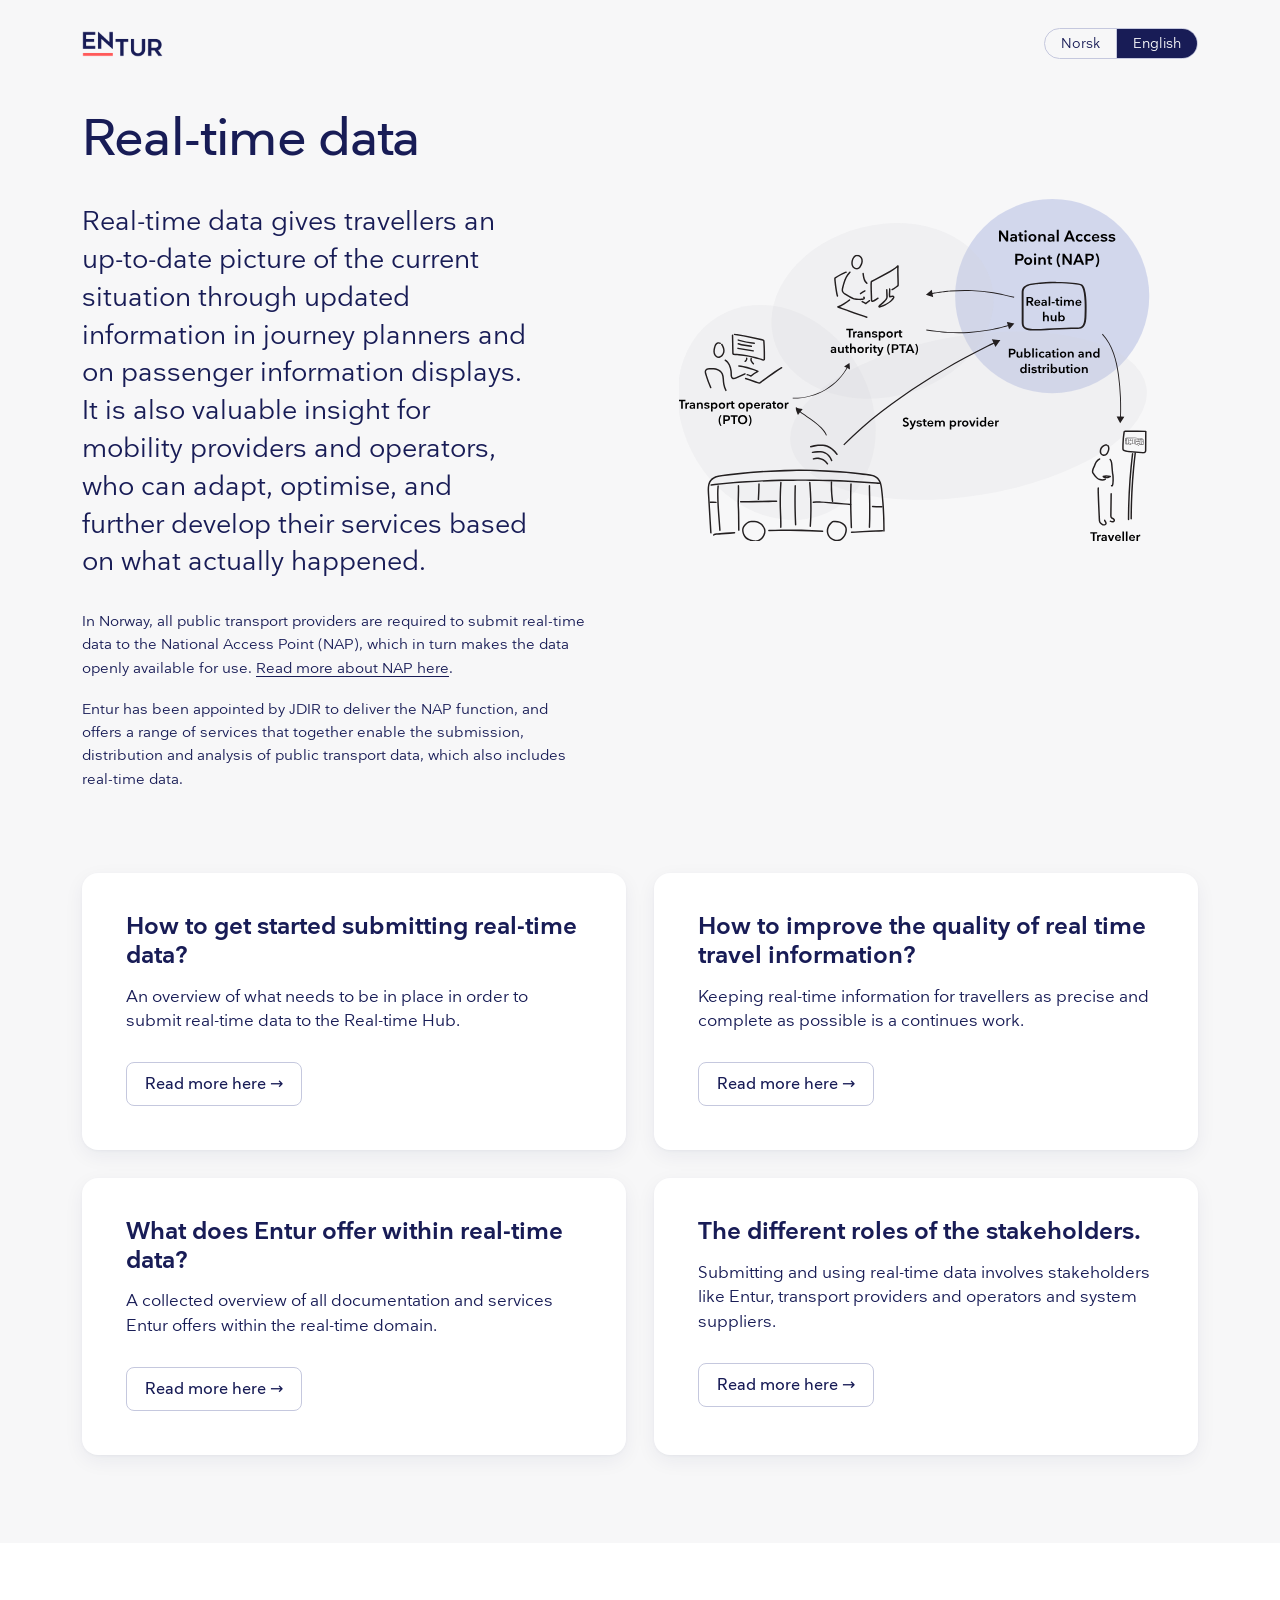
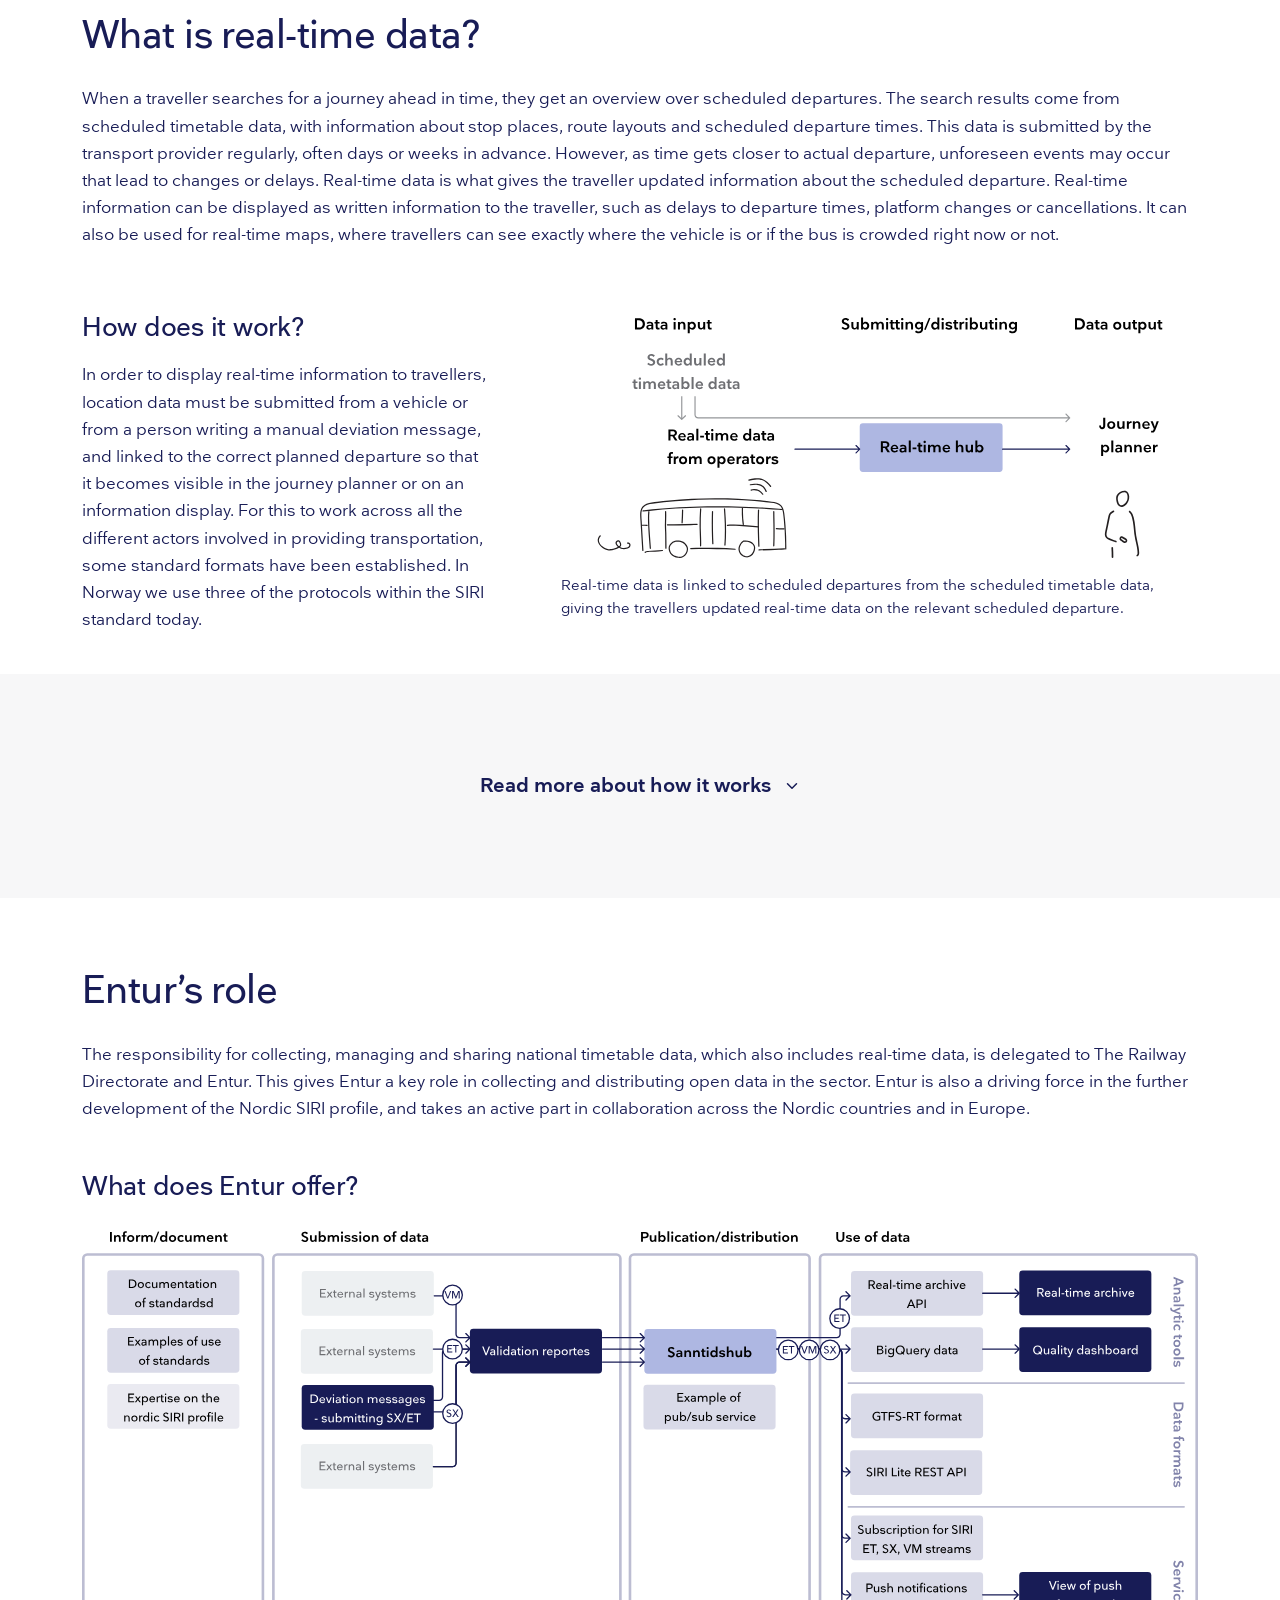
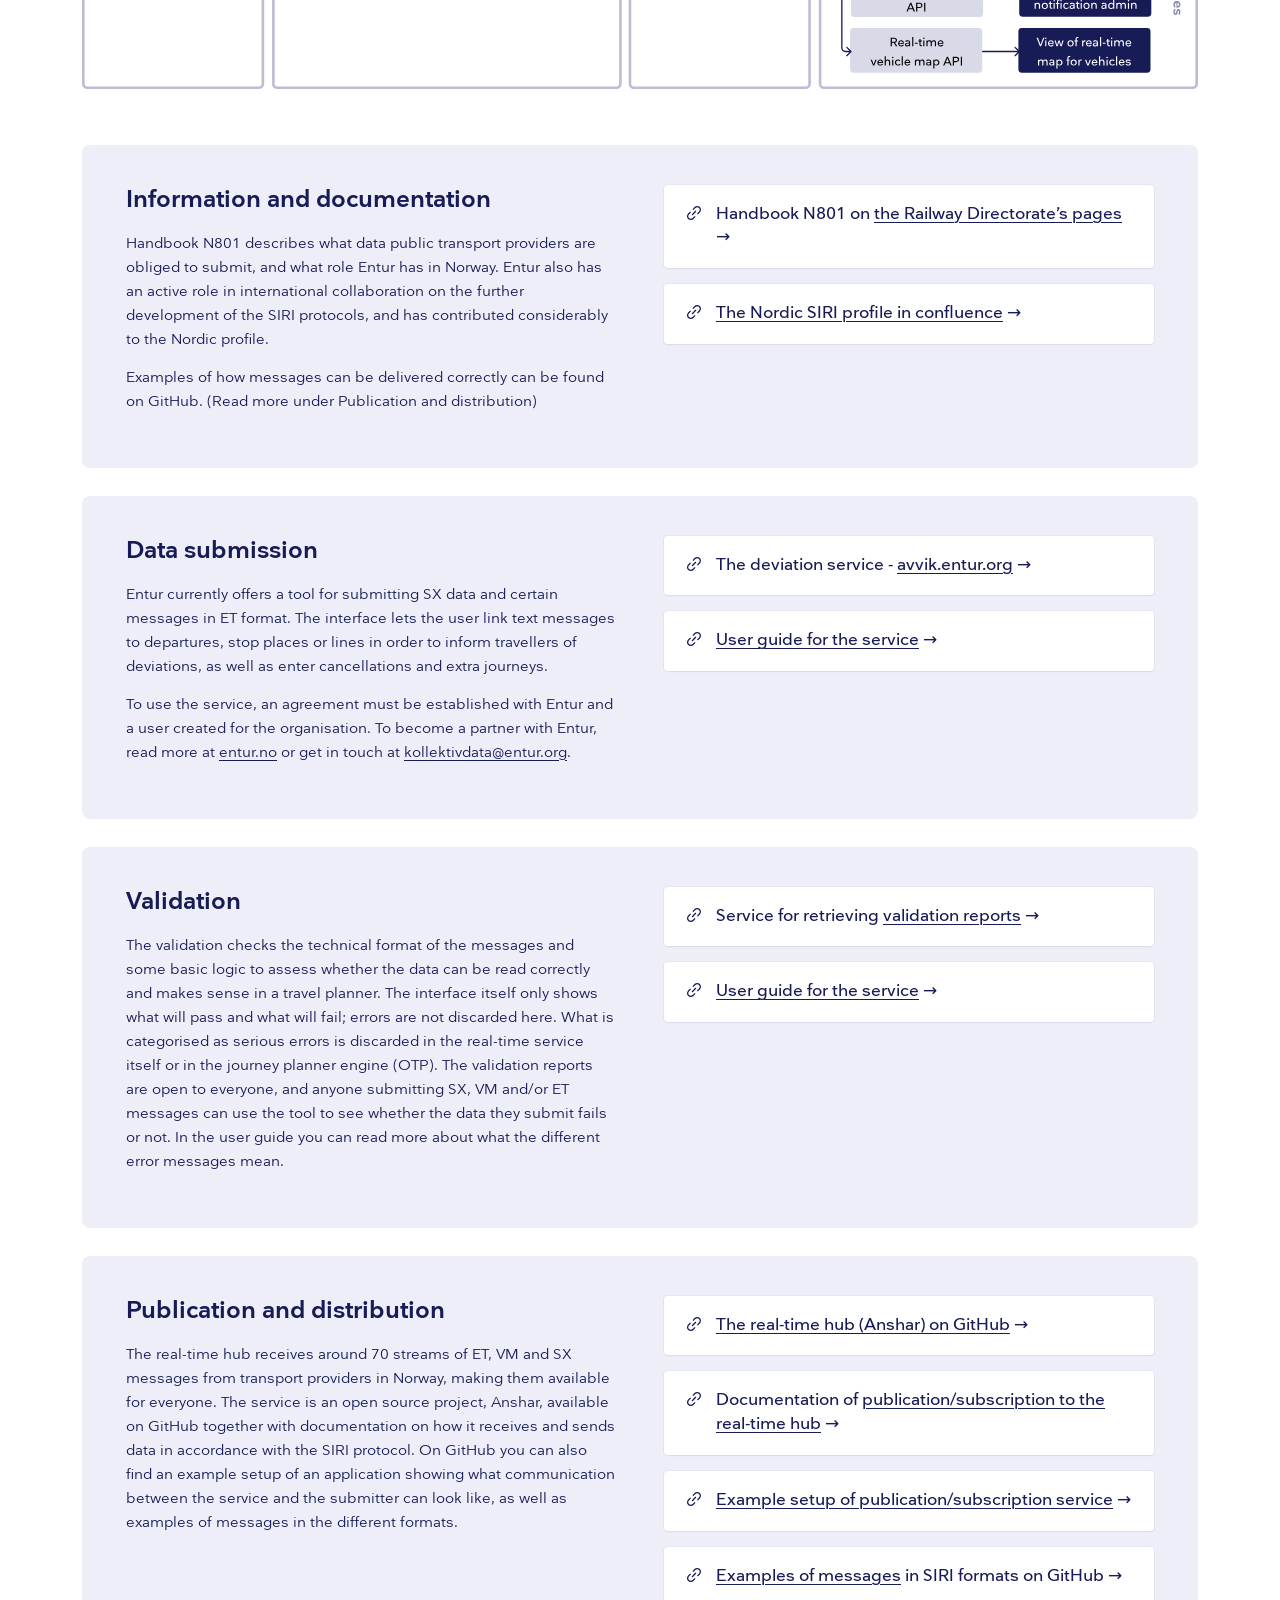
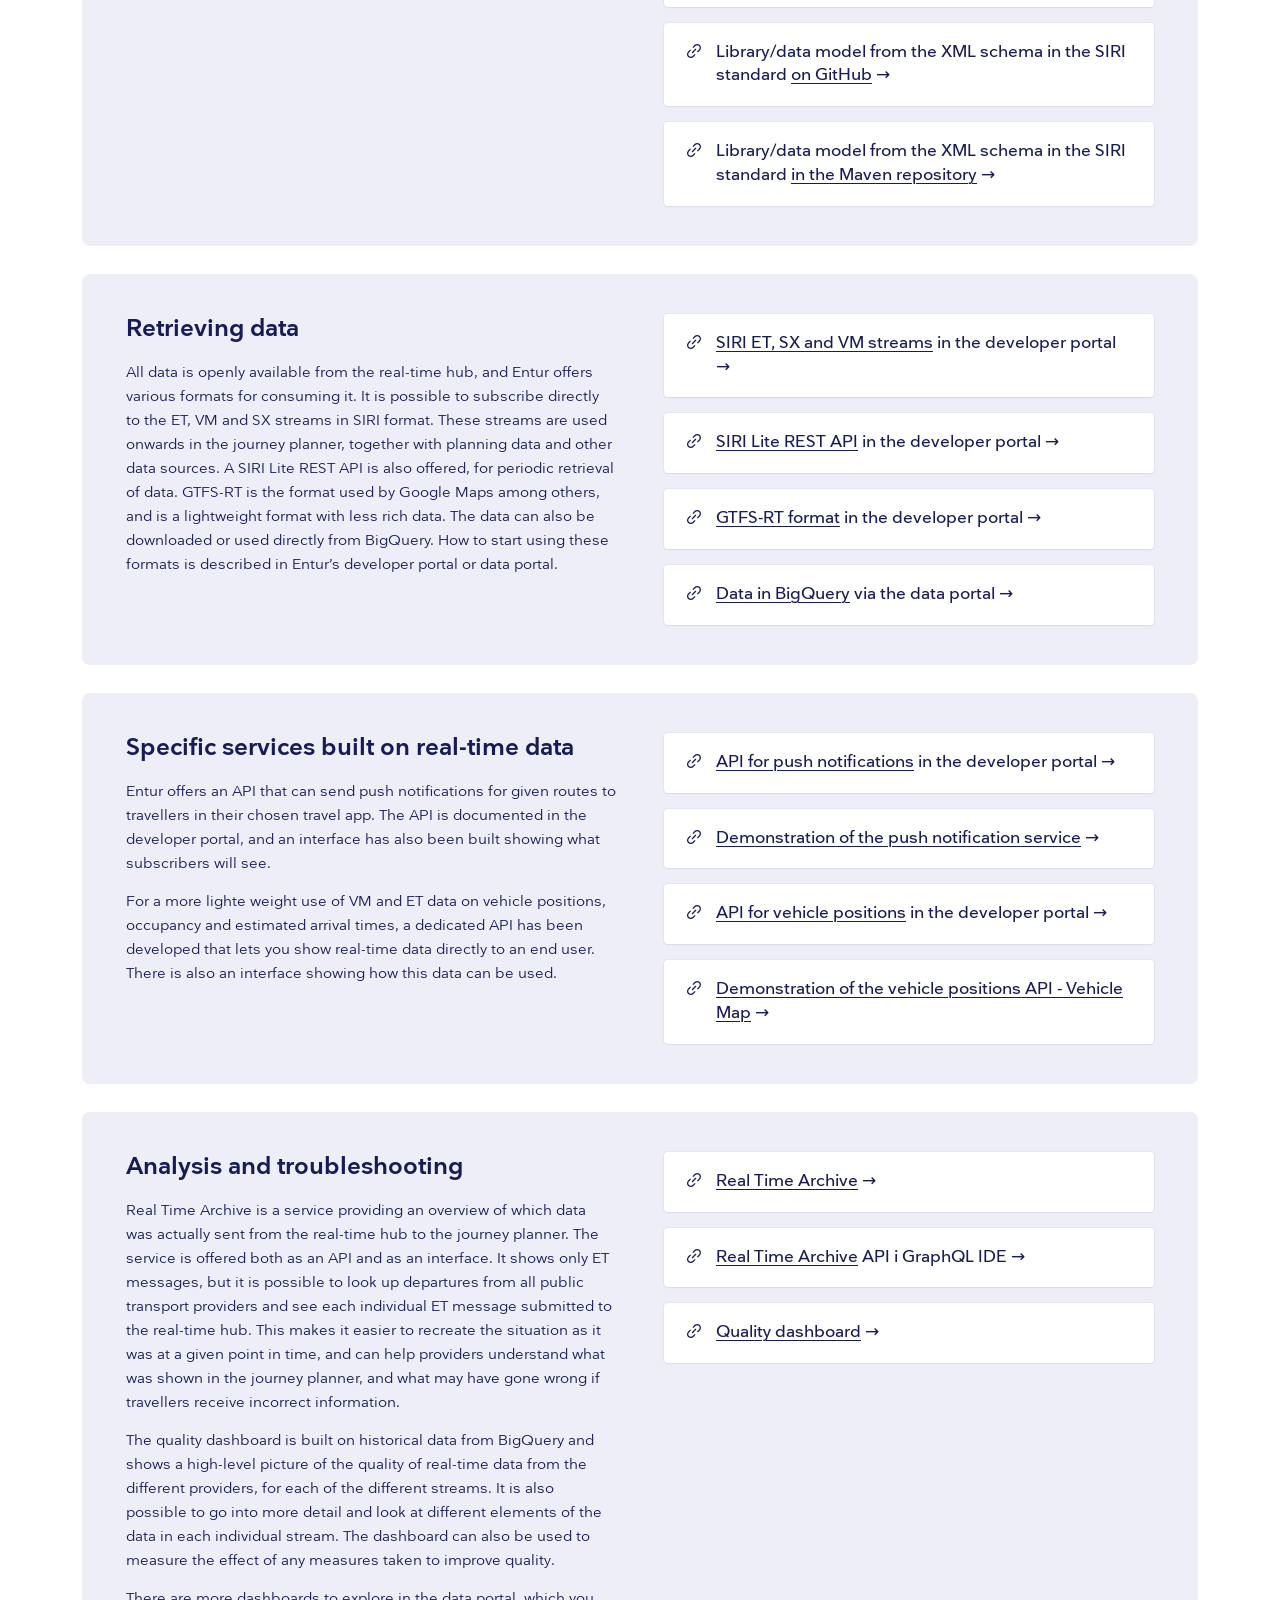
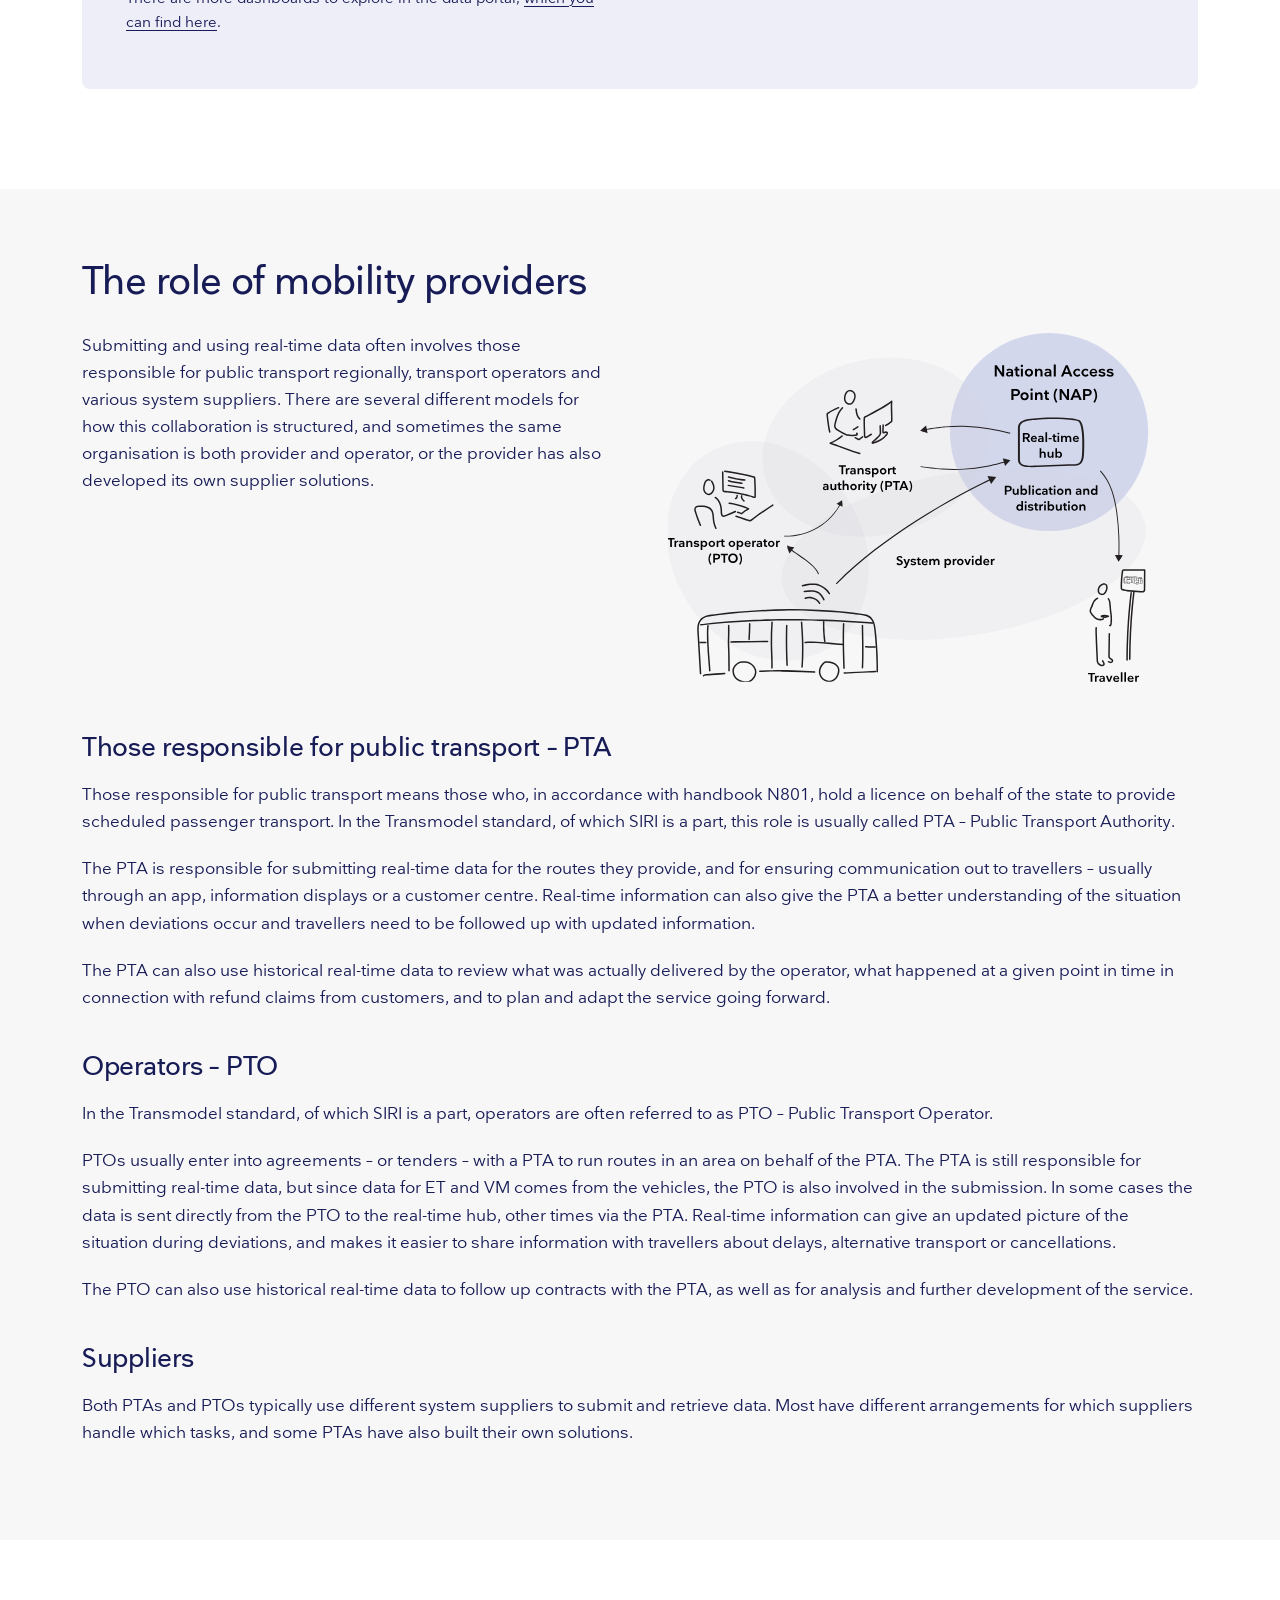
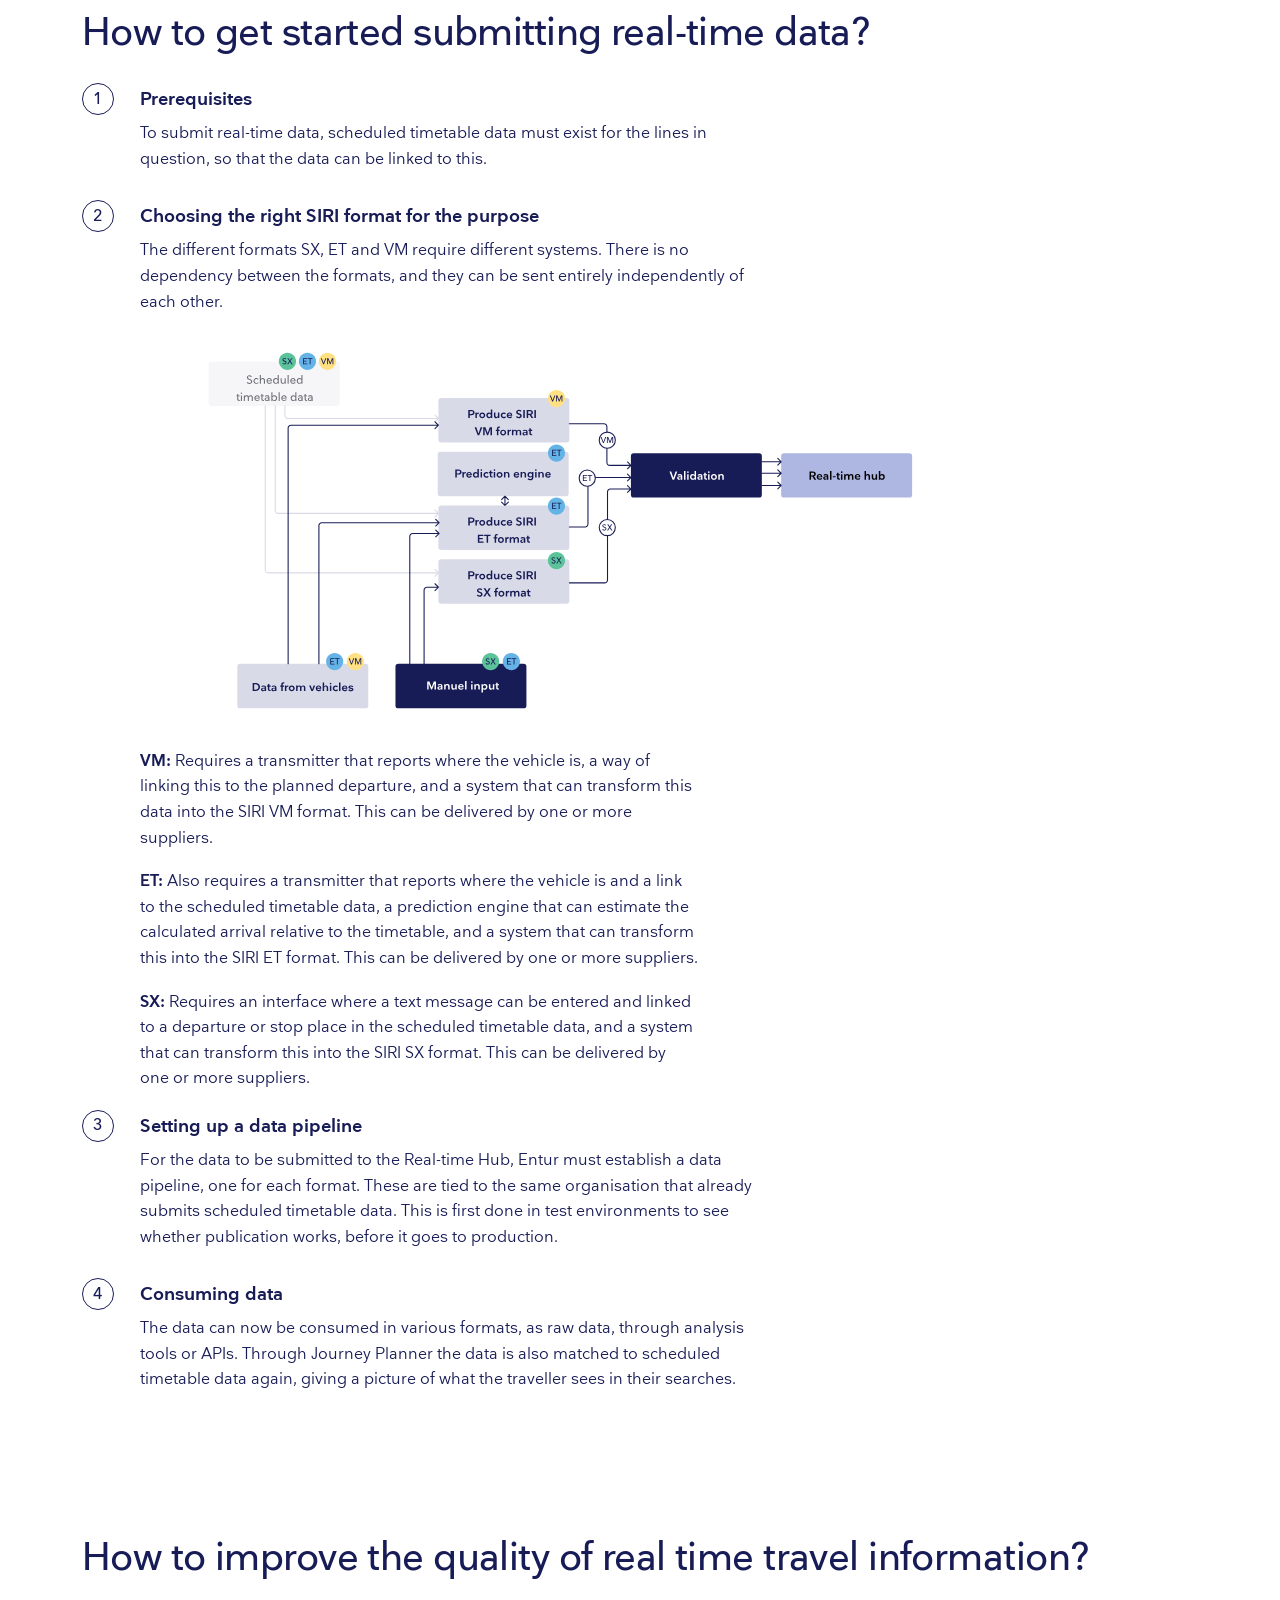
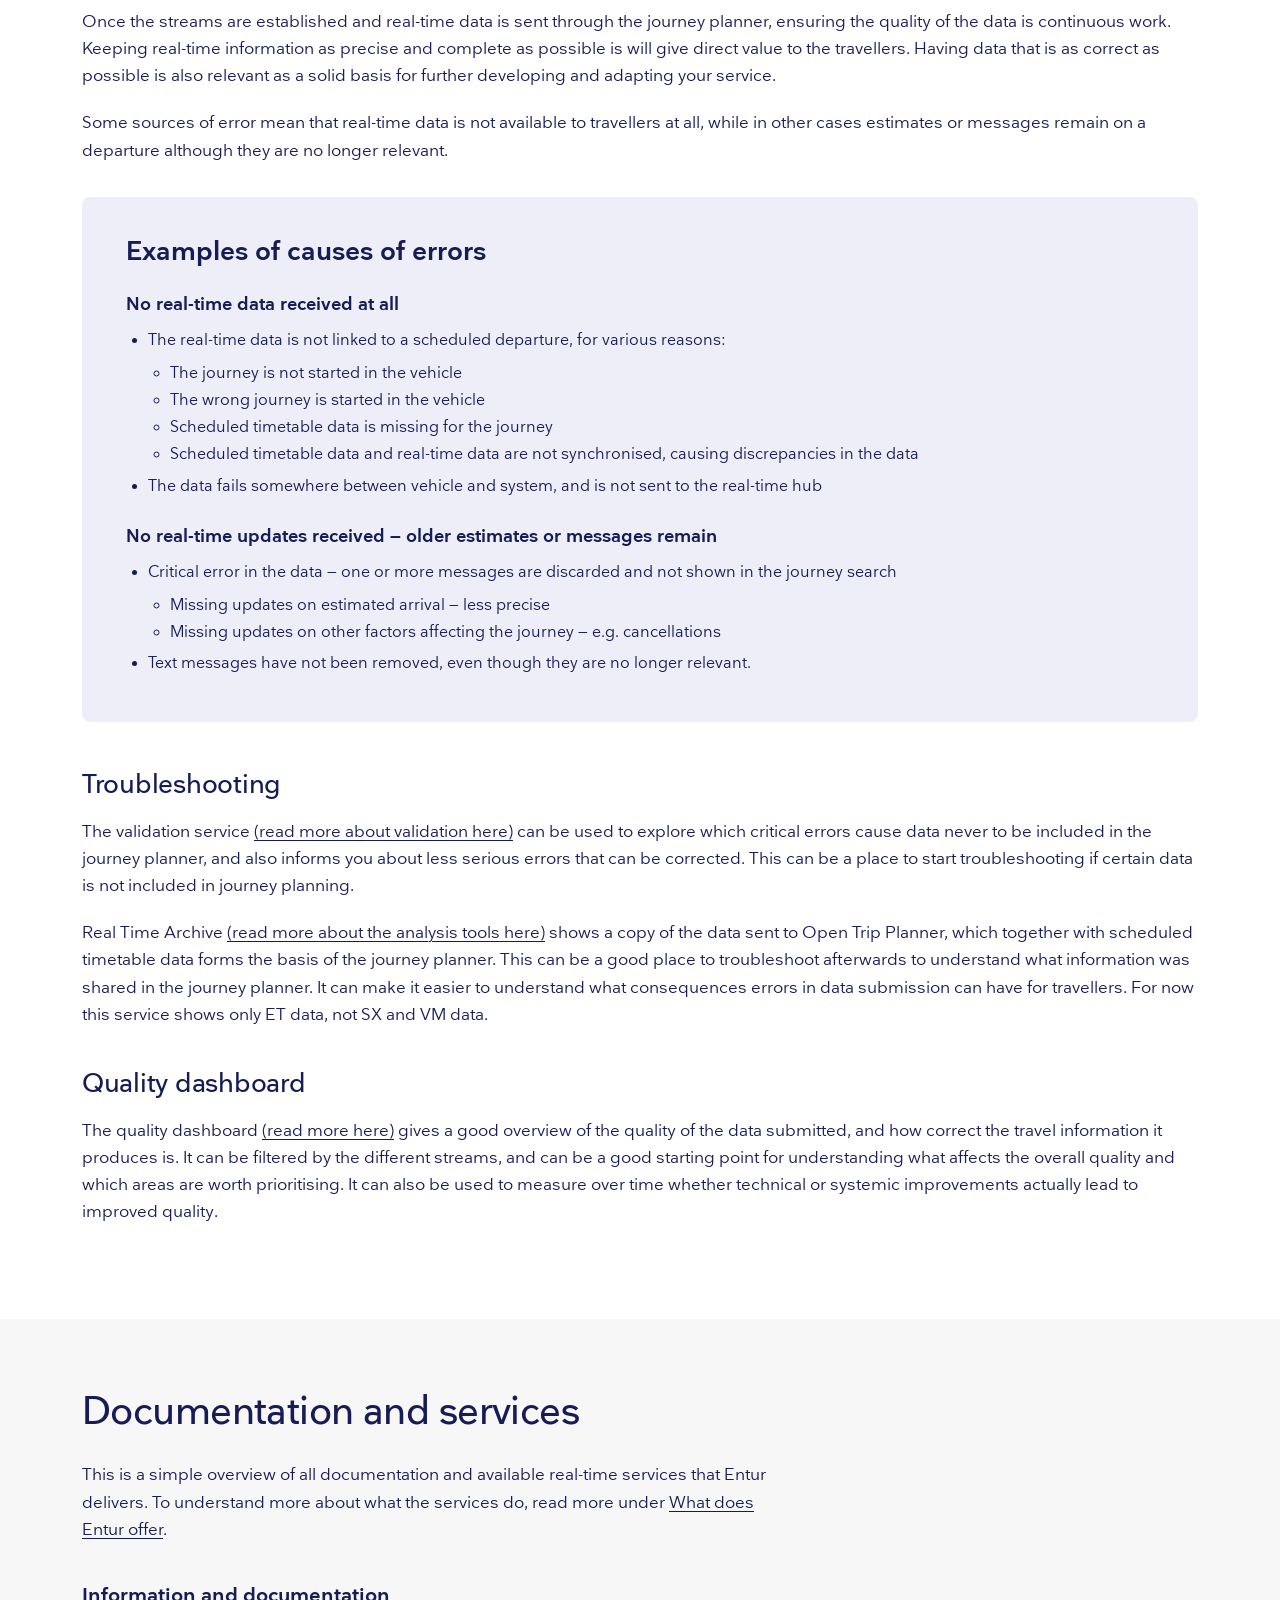
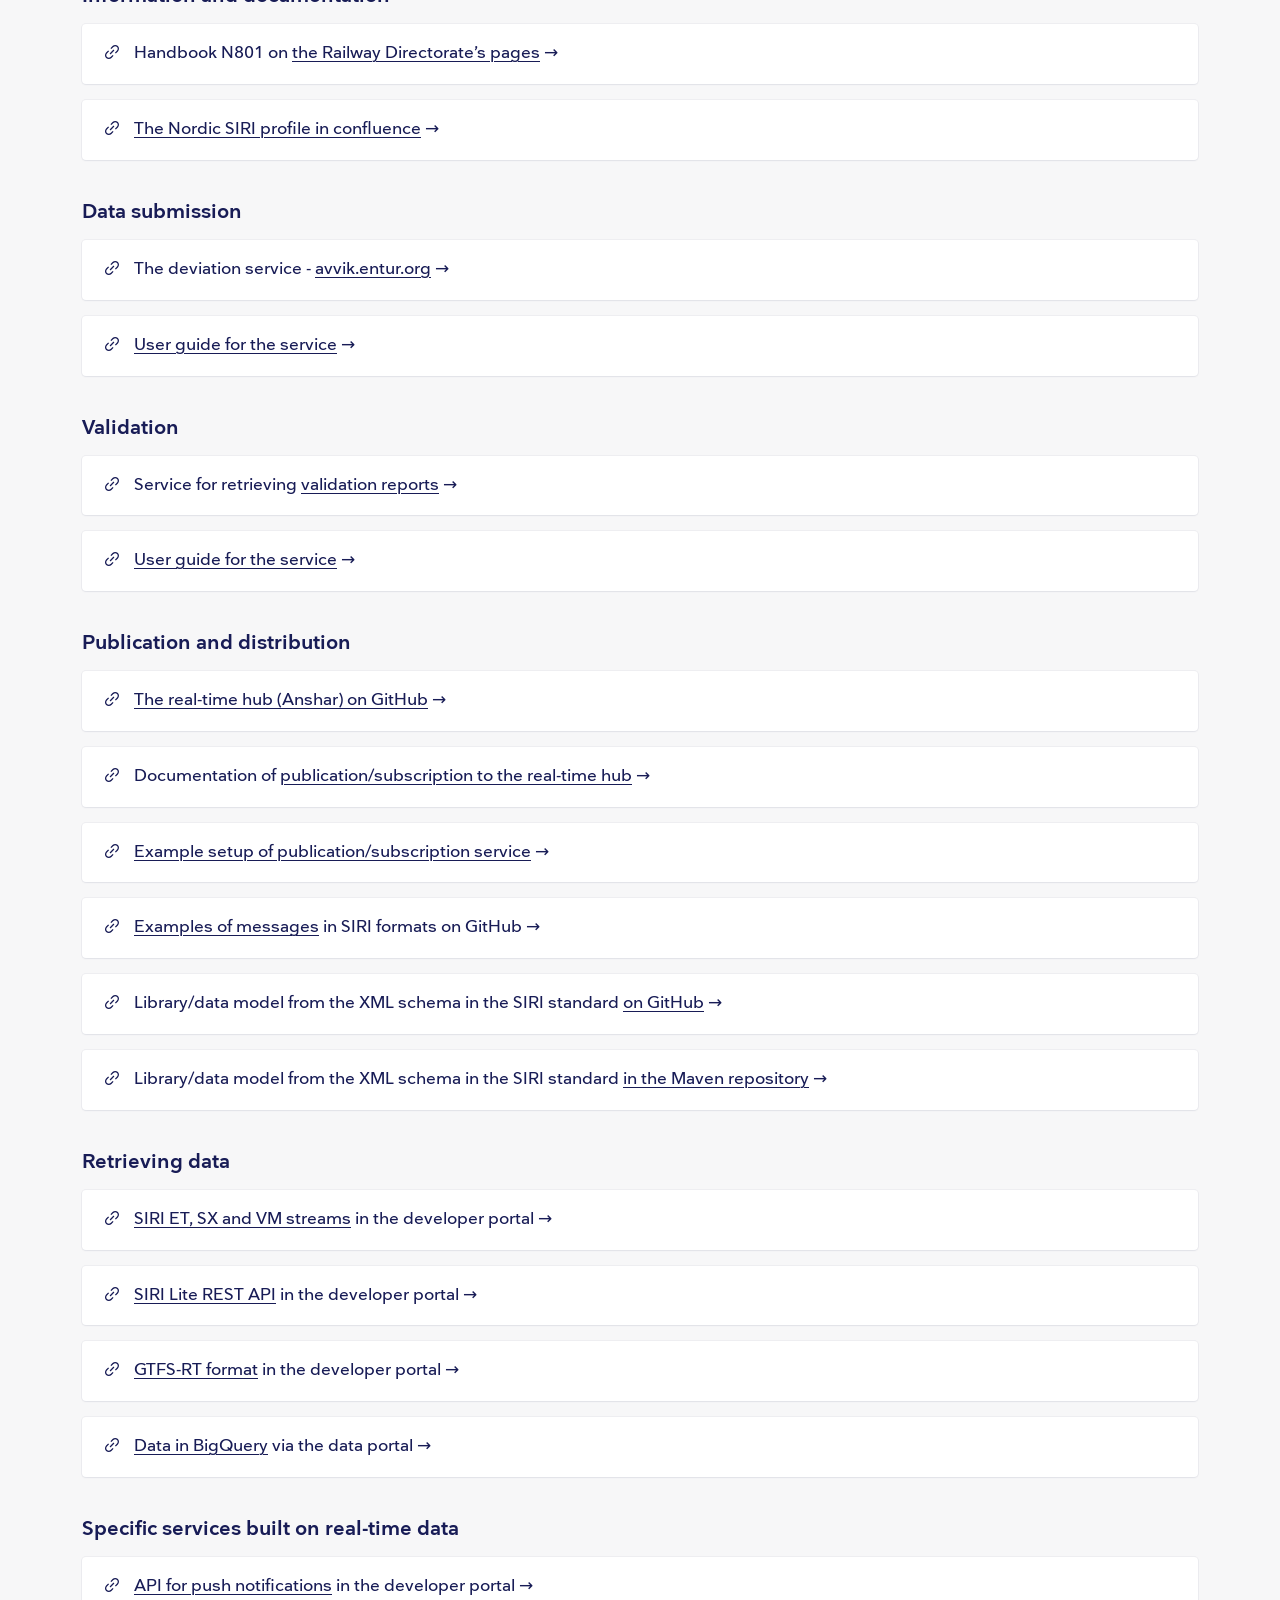
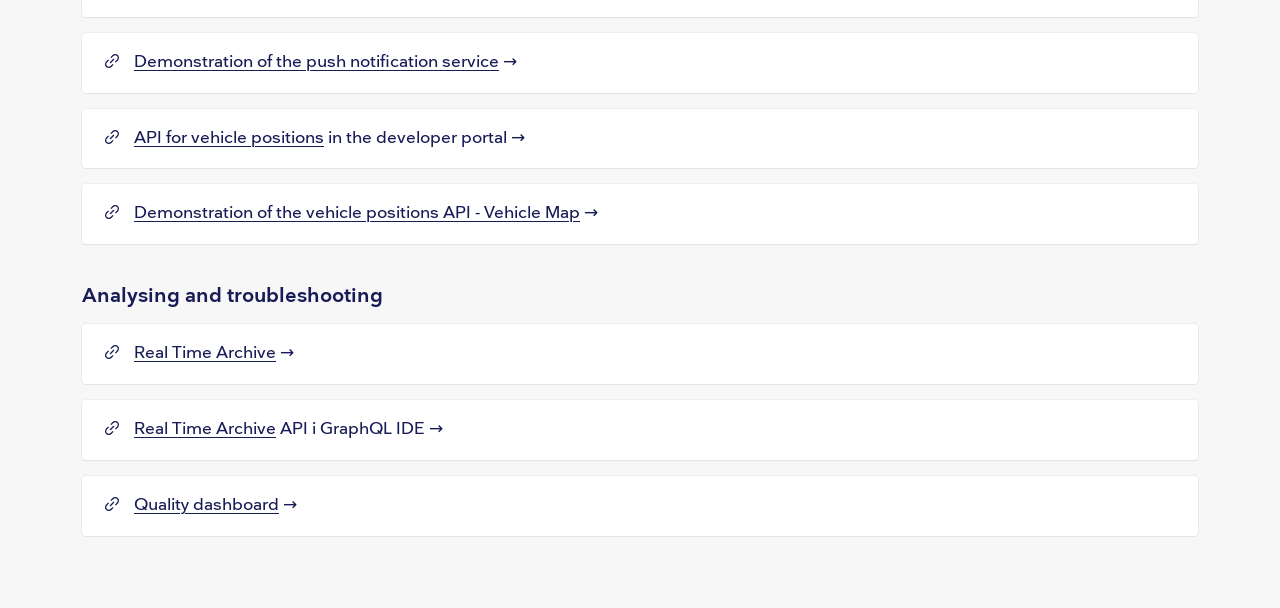
<file: site/en/index.html>
<!doctype html>
<html lang="en">
  <head>
    <meta charset="UTF-8" />
    <meta name="viewport" content="width=device-width, initial-scale=1.0" />
    <title>Real-time data · Entur</title>
    <meta
      name="description"
      content="Real-time data for public transport in Norway: how to submit SIRI ET, VM and SX to Entur's real-time hub, and how the data is used in journey planners."
    />
    <meta name="theme-color" content="#181c56" />
    <link rel="canonical" href="https://sanntid.entur.no/en/" />
    <link rel="alternate" hreflang="no" href="https://sanntid.entur.no/" />
    <link rel="alternate" hreflang="en" href="https://sanntid.entur.no/en/" />
    <link
      rel="alternate"
      hreflang="x-default"
      href="https://sanntid.entur.no/"
    />
    <link rel="icon" href="../assets/img/entur-logo.png" />
    <meta property="og:type" content="website" />
    <meta property="og:url" content="https://sanntid.entur.no/en/" />
    <meta property="og:title" content="Real-time data – Entur" />
    <meta
      property="og:description"
      content="Real-time data for public transport in Norway: how to submit SIRI ET, VM and SX to Entur's real-time hub, and how the data is used in journey planners."
    />
    <meta
      property="og:image"
      content="https://sanntid.entur.no/assets/img/reisedetaljer-siri.png"
    />
    <meta property="og:locale" content="en_GB" />
    <meta property="og:locale:alternate" content="nb_NO" />
    <meta name="twitter:card" content="summary_large_image" />
    <link
      rel="preload"
      href="../assets/fonts/nationale-400.woff2"
      as="font"
      type="font/woff2"
      crossorigin
    />
    <link
      rel="preload"
      href="../assets/fonts/nationale-500.woff2"
      as="font"
      type="font/woff2"
      crossorigin
    />
    <link rel="stylesheet" href="../assets/styles.css" />
  </head>
  <body>
    <a class="skip-link" href="#innhold">Skip to content</a>

    <header class="chrome chrome--header">
      <div class="wrap langbar">
        <a class="entur-logo" href="#" aria-label="Entur">
          <img
            src="../assets/img/entur-logo.png"
            alt="Entur"
            width="967"
            height="309"
          />
        </a>
        <nav class="langswitch" aria-label="Språk · Language">
          <a href="../" hreflang="no" lang="no">Norsk</a>
          <a href="./" hreflang="en" lang="en" aria-current="page">English</a>
        </nav>
      </div>
    </header>

    <!-- ────────────────────────── HERO ── -->
    <main id="innhold">
      <section class="hero">
        <div class="wrap">
          <div class="hero-top">
            <div>
              <h1>Real-time data</h1>
              <p class="hero-lead">
                Real-time data gives travellers an up-to-date picture of the
                current situation through updated information in journey
                planners and on passenger information displays. It is also
                valuable insight for mobility providers and operators, who can
                adapt, optimise, and further develop their services based on
                what actually happened.
              </p>
              <div class="hero-body">
                <p>
                  In Norway, all public transport providers are required to
                  submit real-time data to the National Access Point (NAP),
                  which in turn makes the data openly available for use.
                  <a
                    class="lnk"
                    href="https://napcore.eu/description-naps/national-access-point/"
                    target="_blank"
                    rel="noopener"
                    >Read more about NAP here</a
                  >.
                </p>
                <p>
                  Entur has been appointed by JDIR to deliver the NAP function,
                  and offers a range of services that together enable the
                  submission, distribution and analysis of public transport
                  data, which also includes real-time data.
                </p>
              </div>
            </div>
            <div class="hero-figure">
              <img
                src="../assets/img/hero-illustrasjon-en.svg"
                alt="Diagram: roles around the National Access Point (NAP) — PTO, PTA, suppliers and travellers."
                width="671"
                height="446"
              />
            </div>
          </div>

          <!-- nav cards -->
          <nav class="navcards" aria-label="Shortcuts">
            <div class="navcard">
              <h2>How to get started submitting real-time data?</h2>
              <p>
                An overview of what needs to be in place in order to submit
                real-time data to the Real-time Hub.
              </p>
              <a class="pill" href="#komme-i-gang">Read more here →</a>
            </div>
            <div class="navcard">
              <h2>
                How to improve the quality of real time travel information?
              </h2>
              <p>
                Keeping real-time information for travellers as precise and
                complete as possible is a continues work.
              </p>
              <a class="pill" href="#oke-kvalitet">Read more here →</a>
            </div>
            <div class="navcard">
              <h2>What does Entur offer within real-time data?</h2>
              <p>
                A collected overview of all documentation and services Entur
                offers within the real-time domain.
              </p>
              <a class="pill" href="#dokumentasjon">Read more here →</a>
            </div>
            <div class="navcard">
              <h2>The different roles of the stakeholders.</h2>
              <p>
                Submitting and using real-time data involves stakeholders like
                Entur, transport providers and operators and system suppliers.
              </p>
              <a class="pill" href="#enturs-rolle">Read more here →</a>
            </div>
          </nav>
        </div>
      </section>

      <!-- ────────────────────────── WHAT IS REAL-TIME DATA ── -->
      <section class="section section--white" id="hva-er-sanntid">
        <div class="wrap">
          <h2 class="h2">What is real-time data?</h2>
          <p class="bodytext">
            When a traveller searches for a journey ahead in time, they get an
            overview over scheduled departures. The search results come from
            scheduled timetable data, with information about stop places, route
            layouts and scheduled departure times. This data is submitted by the
            transport provider regularly, often days or weeks in advance.
            However, as time gets closer to actual departure, unforeseen events
            may occur that lead to changes or delays. Real-time data is what
            gives the traveller updated information about the scheduled
            departure. Real-time information can be displayed as written
            information to the traveller, such as delays to departure times,
            platform changes or cancellations. It can also be used for real-time
            maps, where travellers can see exactly where the vehicle is or if
            the bus is crowded right now or not.
          </p>

          <div class="split split--text-left" style="margin-top: 64px">
            <div>
              <h3 class="h3">How does it work?</h3>
              <p class="bodytext">
                In order to display real-time information to travellers,
                location data must be submitted from a vehicle or from a person
                writing a manual deviation message, and linked to the correct
                planned departure so that it becomes visible in the journey
                planner or on an information display. For this to work across
                all the different actors involved in providing transportation,
                some standard formats have been established. In Norway we use
                three of the protocols within the SIRI standard today.
              </p>
            </div>
            <div>
              <div class="figure-plain">
                <img
                  src="../assets/img/diagram-hvordan-fungerer-det-en.svg"
                  alt="Diagram: Data in (planning data and updated data from mobility providers) → Real-time hub → Data out (journey search)."
                  width="816"
                  height="313"
                  loading="lazy"
                  decoding="async"
                />
              </div>
              <p class="figcaption figcaption--full">
                Real-time data is linked to scheduled departures from the
                scheduled timetable data, giving the travellers updated
                real-time data on the relevant scheduled departure.
              </p>
            </div>
          </div>
        </div>
      </section>

      <!-- ────────────────────────── STANDARD FORMATS (collapsible detail) ── -->
      <section class="section section--alt">
        <div class="wrap">
          <div class="chev-row">
            <button
              class="chev-toggle"
              id="chevBottom"
              aria-expanded="true"
              aria-controls="detail-block"
              aria-label="Show or hide details"
            >
              <span>Read more about how it works</span
              ><svg
                width="18"
                height="18"
                viewBox="0 0 24 24"
                fill="none"
                stroke="currentColor"
                stroke-width="2"
                stroke-linecap="round"
                stroke-linejoin="round"
              >
                <polyline points="6 9 12 15 18 9"></polyline>
              </svg>
            </button>
          </div>

          <div id="detail-block" class="collapsible">
            <div>
              <div>
                <h3 class="h3">Standard formats</h3>
                <p class="bodytext">
                  The format is based on Transmodel - an European model for
                  concepts and data structure within public mobility.
                  <a
                    class="dlnk"
                    href="https://transmodel-cen.eu/"
                    target="_blank"
                    rel="noopener"
                    >Read about Transmodel here</a
                  >.
                </p>
                <p class="bodytext">
                  The format used for real-time data is called SIRI, which
                  consists of several different protocols suited for sending
                  different types of data. Entur has taken a key role in
                  establishing the Nordic profile of SIRI, in collaboration with
                  JDIR. Entur has been given responsibility for operationalising
                  it in Norway.
                  <a
                    class="dlnk"
                    href="https://entur.atlassian.net/wiki/spaces/PUBLIC/pages/637370420/Nordic+SIRI+Profile"
                    target="_blank"
                    rel="noopener"
                    >You can read about the SIRI Nordic profile here</a
                  >.
                </p>
                <p class="bodytext">
                  Today the protocols SIRI ET, SIRI VM and SIRI SX are in use in
                  Norway.
                </p>

                <div
                  class="figure-plain figure-plain--wide"
                  style="margin: 56px 0 56px"
                >
                  <img
                    src="../assets/img/reisedetaljer-siri.png"
                    alt="Illustration: journey details in the travel planner, showing where SIRI ET, SIRI VM and SIRI SX appear."
                    width="3810"
                    height="2292"
                    loading="lazy"
                    decoding="async"
                  />
                </div>
                <div
                  class="figure-plain figure-plain--wide"
                  style="margin: 0 0 40px"
                >
                  <img
                    src="../assets/img/sanntid-i-bruk.png"
                    alt="Screenshots: real-time view of a bus on the map and journey details in the app."
                    width="2232"
                    height="849"
                    loading="lazy"
                    decoding="async"
                  />
                </div>
                <p
                  class="figcaption figcaption--full"
                  style="margin: 16px 0 40px; font-style: italic"
                >
                  Real-time data in use in (from top) journey planner from ATB,
                  the real-time map from Svipper and journey planner and ticket
                  purchase from the Entur app.
                </p>
                <div class="accordion">
                  <div class="acc open">
                    <button class="acc-head" aria-expanded="true">
                      <span class="acc-mark"
                        ><svg
                          width="18"
                          height="18"
                          viewBox="0 0 24 24"
                          fill="currentColor"
                        >
                          <path
                            d="M12 1.5l3 3-3 3-3-3zM5 8.5l3 3-3 3-3-3zM19 8.5l3 3-3 3-3-3zM12 15.5l3 3-3 3-3-3z"
                          ></path></svg
                      ></span>
                      <span class="acc-title"
                        >SIRI ET – Estimated departure times, cancellations or
                        extra journeys</span
                      >
                      <span class="acc-chev"
                        ><svg
                          width="20"
                          height="20"
                          viewBox="0 0 24 24"
                          fill="none"
                          stroke="currentColor"
                          stroke-width="2"
                          stroke-linecap="round"
                          stroke-linejoin="round"
                        >
                          <polyline points="6 9 12 15 18 9"></polyline></svg
                      ></span>
                    </button>
                    <div class="acc-body">
                      <div class="acc-body-inner">
                        <p>
                          SIRI ET is an XML format for submitting, among other
                          things, estimated departure times, cancellations or
                          information about extra journeys. This is information
                          shown in the journey planner when there are delays or
                          changes. The data is tied to a specific vehicle, a
                          specific departure on a specific route. Data is
                          submitted every time a change occurs, which may be
                          that the vehicle has passed a stop, or that a manual
                          cancellation is submitted or an extra journey is set
                          up.
                        </p>
                        <p>
                          Examples of data that can be sent in the SIRI ET
                          format and shown to a traveller in their journey
                          planner:
                        </p>
                        <ul>
                          <li>Estimated departure times</li>
                          <li>
                            Progress (when it has departed from the previous
                            stop)
                          </li>
                          <li>
                            Occupancy - updated from the previous stop and
                            estimates ahead
                          </li>
                          <li>Cancellations</li>
                          <li>Platform changes</li>
                          <li>
                            Type of vehicle (on change, e.g. from train to bus)
                          </li>
                          <li>Whether the estimate is very uncertain</li>
                          <li>
                            Information about capacity and layout of the rolling
                            stock
                          </li>
                          <li>
                            APC data - accurate passenger counts (can be hidden
                            in the journey planner)
                          </li>
                        </ul>
                        <p>
                          It is not required to submit all fields of
                          information, and what is shown in a journey planner
                          depends both on what the transport provider submits,
                          and on what the provider of the journey planner
                          service chooses to show the user.
                        </p>
                      </div>
                    </div>
                  </div>
                  <div class="acc open">
                    <button class="acc-head" aria-expanded="true">
                      <span class="acc-mark"
                        ><svg
                          width="18"
                          height="18"
                          viewBox="0 0 24 24"
                          fill="currentColor"
                        >
                          <path
                            d="M12 1.5l3 3-3 3-3-3zM5 8.5l3 3-3 3-3-3zM19 8.5l3 3-3 3-3-3zM12 15.5l3 3-3 3-3-3z"
                          ></path></svg
                      ></span>
                      <span class="acc-title"
                        >SIRI VM – Position data, occupancy and vehicle
                        direction</span
                      >
                      <span class="acc-chev"
                        ><svg
                          width="20"
                          height="20"
                          viewBox="0 0 24 24"
                          fill="none"
                          stroke="currentColor"
                          stroke-width="2"
                          stroke-linecap="round"
                          stroke-linejoin="round"
                        >
                          <polyline points="6 9 12 15 18 9"></polyline></svg
                      ></span>
                    </button>
                    <div class="acc-body">
                      <div class="acc-body-inner">
                        <p>
                          SIRI VM is an XML format that can submit position
                          data, occupancy and data about the vehicle’s
                          direction. This information is usually shown in a
                          real-time map, which can also be linked to from a
                          journey planner. This can give the traveller or
                          control centres updated information about where the
                          vehicle is. The data is tied to a vehicle running a
                          specific departure on a specific route, and is
                          submitted regularly, usually at intervals of 1-3
                          seconds.
                        </p>
                        <p>
                          Examples of data that can be sent in the SIRI VM
                          format and shown to a traveller in a real-time map:
                        </p>
                        <ul>
                          <li>Exact position</li>
                          <li>Occupancy</li>
                          <li>Direction of the vehicle</li>
                          <li>Delay</li>
                          <li>Speed</li>
                          <li>Whether it is stuck in traffic</li>
                          <li>Whether it is at a stop</li>
                        </ul>
                        <p>
                          It is not required to submit all fields of
                          information, and what is shown in a real-time map
                          depends both on what the transport provider submits,
                          and on what the provider of the real-time map chooses
                          to show the user.
                        </p>
                      </div>
                    </div>
                  </div>
                  <div class="acc open">
                    <button class="acc-head" aria-expanded="true">
                      <span class="acc-mark"
                        ><svg
                          width="18"
                          height="18"
                          viewBox="0 0 24 24"
                          fill="currentColor"
                        >
                          <path
                            d="M12 1.5l3 3-3 3-3-3zM5 8.5l3 3-3 3-3-3zM19 8.5l3 3-3 3-3-3zM12 15.5l3 3-3 3-3-3z"
                          ></path></svg
                      ></span>
                      <span class="acc-title"
                        >SIRI SX – Text messages about deviations</span
                      >
                      <span class="acc-chev"
                        ><svg
                          width="20"
                          height="20"
                          viewBox="0 0 24 24"
                          fill="none"
                          stroke="currentColor"
                          stroke-width="2"
                          stroke-linecap="round"
                          stroke-linejoin="round"
                        >
                          <polyline points="6 9 12 15 18 9"></polyline></svg
                      ></span>
                    </button>
                    <div class="acc-body">
                      <div class="acc-body-inner">
                        SIRI SX is a free-text format used to give information
                        to travellers in the event of deviations. The deviation
                        can be linked to a line, a stop place or a departure.
                        The messages are submitted to the real-time hub when the
                        need to share information arises, and are not submitted
                        regularly.
                      </div>
                    </div>
                  </div>
                </div>
              </div>
            </div>

            <div
              class="split"
              style="margin-top: 64px; align-items: flex-start"
            >
              <div>
                <h3 class="h3">Data in from mobility providers</h3>
                <p class="bodytext">
                  To submit data in accordance with the standard, mobility
                  providers must use services that can collect the data and
                  produce it in the SIRI format. The different formats require
                  different services, and these can be delivered by one or more
                  suppliers, through those responsible for the public transport
                  service (PTA) or via one or more operators (PTO). The supplier
                  of these services may be a third party, the public transport
                  company itself or Entur.
                </p>
              </div>
              <div class="figure-plain">
                <img
                  src="../assets/img/diagram-data-inn-en.svg"
                  alt="Diagram: Data from vehicles and manual updates is produced in SIRI VM/ET/SX format, validated, and sent to the real-time hub."
                  width="958"
                  height="512"
                  loading="lazy"
                  decoding="async"
                />
              </div>
            </div>

            <div style="margin-top: 56px">
              <h3 class="h3">Validation</h3>
              <p class="bodytext">
                To ensure that incoming data is correct and gives travellers
                accurate and correct travel information, the data must be
                validated.
                <a class="dlnk" href="#validering-info"
                  >(Read more about validation here.)</a
                >
                If the data contains major errors that could lead to directly
                misleading information, it can be stopped from being passed on
                to the journey planner. Less conflicting errors will not be
                stopped, but will be flagged in validation reports, which are a
                good basis for improving the data.
              </p>
            </div>

            <div style="margin-top: 40px">
              <h3 class="h3">
                Collection and distribution of data — the real-time hub
              </h3>
              <p class="bodytext">
                The real-time hub is part of the National Access Point (NAP),
                and collects SIRI SX, VM and ET streams from all public
                transport providers submitting this data in Norway. Further
                documentation on how the service works, along with examples of
                use, can be found
                <a
                  class="dlnk"
                  href="https://entur.atlassian.net/wiki/spaces/ROR/pages/1504412744/Anshar+-+SIRI+server"
                  target="_blank"
                  rel="noopener"
                  >here</a
                >.
              </p>
              <p class="bodytext">
                All raw data in the real-time hub is open and available to
                anyone who wants to use it. It can be retrieved in various
                formats - from subscribing directly to the SIRI streams, to more
                lightweight formats (REST API), GTFS-RT format or as data in
                BigQuery.
                <a
                  class="dlnk"
                  href="https://developer.entur.no/open-data/realtime"
                  target="_blank"
                  rel="noopener"
                  >Read more about this here</a
                >.
              </p>
            </div>

            <div style="margin-top: 40px">
              <h3 class="h3">Consuming data</h3>
              <p class="bodytext">
                Using one of these formats, the data can be used to build
                different types of services: for the general public with updated
                travel information, to give public transport providers a better
                overview when deviations occur, or to analyse and troubleshoot.
                <a class="dlnk" href="#hente-ut-data"
                  >Read more about the different formats for consuming data that
                  Entur offers here</a
                >.
              </p>
            </div>
          </div>
        </div>
      </section>

      <!-- ────────────────────────── ENTUR’S ROLE ── -->
      <section class="section section--white" id="enturs-rolle">
        <div class="wrap">
          <h2 class="h2">Entur’s role</h2>
          <p class="bodytext">
            The responsibility for collecting, managing and sharing national
            timetable data, which also includes real-time data, is delegated to
            The Railway Directorate and Entur. This gives Entur a key role in
            collecting and distributing open data in the sector. Entur is also a
            driving force in the further development of the Nordic SIRI profile,
            and takes an active part in collaboration across the Nordic
            countries and in Europe.
          </p>

          <h3 class="h3" style="margin-top: 48px">What does Entur offer?</h3>
          <div class="figure-plain" style="margin: 24px 0 56px">
            <img
              src="../assets/img/diagram-hva-tilbyr-entur-en.svg"
              alt="Overview diagram: Inform/document, Data submission/validation, Reception/distribution and Use of data (analysis tools, data formats, services)."
              width="1280"
              height="530"
              loading="lazy"
              decoding="async"
            />
          </div>

          <!-- panel: Inform and document -->
          <div class="panel">
            <div class="panel-grid">
              <div>
                <h3>Information and documentation</h3>
                <div class="ptext">
                  <p>
                    Handbook N801 describes what data public transport providers
                    are obliged to submit, and what role Entur has in Norway.
                    Entur also has an active role in international collaboration
                    on the further development of the SIRI protocols, and has
                    contributed considerably to the Nordic profile.
                  </p>
                  <p>
                    Examples of how messages can be delivered correctly can be
                    found on GitHub. (Read more under Publication and
                    distribution)
                  </p>
                </div>
              </div>
              <div class="linkcards">
                <a
                  class="linkcard"
                  href="https://www.jernbanedirektoratet.no/metoder-og-standarder/handboker-for-samlet-kollektivtrafikk/"
                  target="_blank"
                  rel="noopener"
                  ><span class="doc"
                    ><img
                      src="../assets/img/icon-doc.svg"
                      alt=""
                      width="16"
                      height="16"
                      loading="lazy"
                      decoding="async" /></span
                  ><span
                    >Handbook N801 on
                    <span class="dlnk">the Railway Directorate’s pages</span>
                    →</span
                  ></a
                >
                <a
                  class="linkcard"
                  href="https://entur.atlassian.net/wiki/spaces/PUBLIC/pages/637370420/Nordic+SIRI+Profile"
                  target="_blank"
                  rel="noopener"
                  ><span class="doc"
                    ><img
                      src="../assets/img/icon-doc.svg"
                      alt=""
                      width="16"
                      height="16"
                      loading="lazy"
                      decoding="async" /></span
                  ><span
                    ><span class="dlnk"
                      >The Nordic SIRI profile in confluence</span
                    >
                    →</span
                  ></a
                >
              </div>
            </div>
          </div>

          <!-- panel: Data submission -->
          <div class="panel">
            <div class="panel-grid">
              <div>
                <h3>Data submission</h3>
                <div class="ptext">
                  <p>
                    Entur currently offers a tool for submitting SX data and
                    certain messages in ET format. The interface lets the user
                    link text messages to departures, stop places or lines in
                    order to inform travellers of deviations, as well as enter
                    cancellations and extra journeys.
                  </p>
                  <p>
                    To use the service, an agreement must be established with
                    Entur and a user created for the organisation. To become a
                    partner with Entur, read more at
                    <a
                      class="dlnk"
                      href="https://www.entur.no"
                      target="_blank"
                      rel="noopener"
                      >entur.no</a
                    >
                    or get in touch at
                    <a class="dlnk" href="mailto:kollektivdata@entur.org"
                      >kollektivdata@entur.org</a
                    >.
                  </p>
                </div>
              </div>
              <div class="linkcards">
                <a
                  class="linkcard"
                  href="https://avvik.entur.org"
                  target="_blank"
                  rel="noopener"
                  ><span class="doc"
                    ><img
                      src="../assets/img/icon-doc.svg"
                      alt=""
                      width="16"
                      height="16"
                      loading="lazy"
                      decoding="async" /></span
                  ><span
                    >The deviation service -
                    <span class="dlnk">avvik.entur.org</span> →</span
                  ></a
                >
                <a
                  class="linkcard"
                  href="https://entur.atlassian.net/wiki/spaces/PUBLIC/pages/1444380841/User+guide+Deviation+messages"
                  target="_blank"
                  rel="noopener"
                  ><span class="doc"
                    ><img
                      src="../assets/img/icon-doc.svg"
                      alt=""
                      width="16"
                      height="16"
                      loading="lazy"
                      decoding="async" /></span
                  ><span
                    ><span class="dlnk">User guide for the service</span>
                    →</span
                  ></a
                >
              </div>
            </div>
          </div>

          <!-- panel: Validation -->
          <div class="panel" id="validering-info">
            <div class="panel-grid">
              <div>
                <h3>Validation</h3>
                <div class="ptext">
                  <p>
                    The validation checks the technical format of the messages
                    and some basic logic to assess whether the data can be read
                    correctly and makes sense in a travel planner. The interface
                    itself only shows what will pass and what will fail; errors
                    are not discarded here. What is categorised as serious
                    errors is discarded in the real-time service itself or in
                    the journey planner engine (OTP). The validation reports are
                    open to everyone, and anyone submitting SX, VM and/or ET
                    messages can use the tool to see whether the data they
                    submit fails or not. In the user guide you can read more
                    about what the different error messages mean.
                  </p>
                </div>
              </div>
              <div class="linkcards">
                <a
                  class="linkcard"
                  href="https://api.entur.io/realtime/v1/validation"
                  target="_blank"
                  rel="noopener"
                  ><span class="doc"
                    ><img
                      src="../assets/img/icon-doc.svg"
                      alt=""
                      width="16"
                      height="16"
                      loading="lazy"
                      decoding="async" /></span
                  ><span
                    >Service for retrieving
                    <span class="dlnk">validation reports</span> →</span
                  ></a
                >
                <a
                  class="linkcard"
                  href="https://entur.atlassian.net/wiki/spaces/PUBLIC/pages/1658159131/Brukerveiledning+SIRI-profilvalidator"
                  target="_blank"
                  rel="noopener"
                  ><span class="doc"
                    ><img
                      src="../assets/img/icon-doc.svg"
                      alt=""
                      width="16"
                      height="16"
                      loading="lazy"
                      decoding="async" /></span
                  ><span
                    ><span class="dlnk">User guide for the service</span>
                    →</span
                  ></a
                >
              </div>
            </div>
          </div>

          <!-- panel: Reception and distribution -->
          <div class="panel">
            <div class="panel-grid">
              <div>
                <h3>Publication and distribution</h3>
                <div class="ptext">
                  <p>
                    The real-time hub receives around 70 streams of ET, VM and
                    SX messages from transport providers in Norway, making them
                    available for everyone. The service is an open source
                    project, Anshar, available on GitHub together with
                    documentation on how it receives and sends data in
                    accordance with the SIRI protocol. On GitHub you can also
                    find an example setup of an application showing what
                    communication between the service and the submitter can look
                    like, as well as examples of messages in the different
                    formats.
                  </p>
                </div>
              </div>
              <div class="linkcards">
                <a
                  class="linkcard"
                  href="https://github.com/entur/anshar"
                  target="_blank"
                  rel="noopener"
                  ><span class="doc"
                    ><img
                      src="../assets/img/icon-doc.svg"
                      alt=""
                      width="16"
                      height="16"
                      loading="lazy"
                      decoding="async" /></span
                  ><span
                    ><span class="dlnk"
                      >The real-time hub (Anshar) on GitHub</span
                    >
                    →</span
                  ></a
                >
                <a
                  class="linkcard"
                  href="https://github.com/entur/anshar/blob/master/Subscription-lifecycle.md"
                  target="_blank"
                  rel="noopener"
                  ><span class="doc"
                    ><img
                      src="../assets/img/icon-doc.svg"
                      alt=""
                      width="16"
                      height="16"
                      loading="lazy"
                      decoding="async" /></span
                  ><span
                    >Documentation of
                    <span class="dlnk"
                      >publication/subscription to the real-time hub</span
                    >
                    →</span
                  ></a
                >
                <a
                  class="linkcard"
                  href="https://github.com/entur/siri-service-example"
                  target="_blank"
                  rel="noopener"
                  ><span class="doc"
                    ><img
                      src="../assets/img/icon-doc.svg"
                      alt=""
                      width="16"
                      height="16"
                      loading="lazy"
                      decoding="async" /></span
                  ><span
                    ><span class="dlnk"
                      >Example setup of publication/subscription service</span
                    >
                    →</span
                  ></a
                >
                <a
                  class="linkcard"
                  href="https://github.com/entur/profile-examples/tree/master/siri"
                  target="_blank"
                  rel="noopener"
                  ><span class="doc"
                    ><img
                      src="../assets/img/icon-doc.svg"
                      alt=""
                      width="16"
                      height="16"
                      loading="lazy"
                      decoding="async" /></span
                  ><span
                    ><span class="dlnk">Examples of messages</span> in SIRI
                    formats on GitHub →</span
                  ></a
                >
                <a
                  class="linkcard"
                  href="https://github.com/entur/siri-java-model"
                  target="_blank"
                  rel="noopener"
                  ><span class="doc"
                    ><img
                      src="../assets/img/icon-doc.svg"
                      alt=""
                      width="16"
                      height="16"
                      loading="lazy"
                      decoding="async" /></span
                  ><span
                    >Library/data model from the XML schema in the SIRI standard
                    <span class="dlnk">on GitHub</span> →</span
                  ></a
                >
                <a
                  class="linkcard"
                  href="https://mvnrepository.com/artifact/org.entur/siri-java-model"
                  target="_blank"
                  rel="noopener"
                  ><span class="doc"
                    ><img
                      src="../assets/img/icon-doc.svg"
                      alt=""
                      width="16"
                      height="16"
                      loading="lazy"
                      decoding="async" /></span
                  ><span
                    >Library/data model from the XML schema in the SIRI standard
                    <span class="dlnk">in the Maven repository</span> →</span
                  ></a
                >
              </div>
            </div>
          </div>

          <!-- panel: Retrieving data -->
          <div class="panel" id="hente-ut-data">
            <div class="panel-grid">
              <div>
                <h3>Retrieving data</h3>
                <div class="ptext">
                  <p>
                    All data is openly available from the real-time hub, and
                    Entur offers various formats for consuming it. It is
                    possible to subscribe directly to the ET, VM and SX streams
                    in SIRI format. These streams are used onwards in the
                    journey planner, together with planning data and other data
                    sources. A SIRI Lite REST API is also offered, for periodic
                    retrieval of data. GTFS-RT is the format used by Google Maps
                    among others, and is a lightweight format with less rich
                    data. The data can also be downloaded or used directly from
                    BigQuery. How to start using these formats is described in
                    Entur’s developer portal or data portal.
                  </p>
                </div>
              </div>
              <div class="linkcards">
                <a
                  class="linkcard"
                  href="https://developer.entur.no/open-data/realtime"
                  target="_blank"
                  rel="noopener"
                  ><span class="doc"
                    ><img
                      src="../assets/img/icon-doc.svg"
                      alt=""
                      width="16"
                      height="16"
                      loading="lazy"
                      decoding="async" /></span
                  ><span
                    ><span class="dlnk">SIRI ET, SX and VM streams</span> in the
                    developer portal →</span
                  ></a
                >
                <a
                  class="linkcard"
                  href="https://developer.entur.no/open-data/realtime"
                  target="_blank"
                  rel="noopener"
                  ><span class="doc"
                    ><img
                      src="../assets/img/icon-doc.svg"
                      alt=""
                      width="16"
                      height="16"
                      loading="lazy"
                      decoding="async" /></span
                  ><span
                    ><span class="dlnk">SIRI Lite REST API</span> in the
                    developer portal →</span
                  ></a
                >
                <a
                  class="linkcard"
                  href="https://developer.entur.no/open-data/realtime"
                  target="_blank"
                  rel="noopener"
                  ><span class="doc"
                    ><img
                      src="../assets/img/icon-doc.svg"
                      alt=""
                      width="16"
                      height="16"
                      loading="lazy"
                      decoding="async" /></span
                  ><span
                    ><span class="dlnk">GTFS-RT format</span> in the developer
                    portal →</span
                  ></a
                >
                <a
                  class="linkcard"
                  href="https://data.entur.no/public/datasets/realtime_siri_et"
                  target="_blank"
                  rel="noopener"
                  ><span class="doc"
                    ><img
                      src="../assets/img/icon-doc.svg"
                      alt=""
                      width="16"
                      height="16"
                      loading="lazy"
                      decoding="async" /></span
                  ><span
                    ><span class="dlnk">Data in BigQuery</span> via the data
                    portal →</span
                  ></a
                >
              </div>
            </div>
          </div>

          <!-- panel: Specific services -->
          <div class="panel">
            <div class="panel-grid">
              <div>
                <h3>Specific services built on real-time data</h3>
                <div class="ptext">
                  <p>
                    Entur offers an API that can send push notifications for
                    given routes to travellers in their chosen travel app. The
                    API is documented in the developer portal, and an interface
                    has also been built showing what subscribers will see.
                  </p>
                  <p>
                    For a more lighte weight use of VM and ET data on vehicle
                    positions, occupancy and estimated arrival times, a
                    dedicated API has been developed that lets you show
                    real-time data directly to an end user. There is also an
                    interface showing how this data can be used.
                  </p>
                </div>
              </div>
              <div class="linkcards">
                <a
                  class="linkcard"
                  href="https://developer.entur.no/docs/partner-services/deviations"
                  target="_blank"
                  rel="noopener"
                  ><span class="doc"
                    ><img
                      src="../assets/img/icon-doc.svg"
                      alt=""
                      width="16"
                      height="16"
                      loading="lazy"
                      decoding="async" /></span
                  ><span
                    ><span class="dlnk">API for push notifications</span> in the
                    developer portal →</span
                  ></a
                >
                <a
                  class="linkcard"
                  href="https://api.entur.io/realtime-deviations/v1/demo/subscriptions"
                  target="_blank"
                  rel="noopener"
                  ><span class="doc"
                    ><img
                      src="../assets/img/icon-doc.svg"
                      alt=""
                      width="16"
                      height="16"
                      loading="lazy"
                      decoding="async" /></span
                  ><span
                    ><span class="dlnk"
                      >Demonstration of the push notification service</span
                    >
                    →</span
                  ></a
                >
                <a
                  class="linkcard"
                  href="https://developer.entur.no/apis/graphql/vehicle-positions"
                  target="_blank"
                  rel="noopener"
                  ><span class="doc"
                    ><img
                      src="../assets/img/icon-doc.svg"
                      alt=""
                      width="16"
                      height="16"
                      loading="lazy"
                      decoding="async" /></span
                  ><span
                    ><span class="dlnk">API for vehicle positions</span> in the
                    developer portal →</span
                  ></a
                >
                <a
                  class="linkcard"
                  href="https://vehicle-map.entur.org"
                  target="_blank"
                  rel="noopener"
                  ><span class="doc"
                    ><img
                      src="../assets/img/icon-doc.svg"
                      alt=""
                      width="16"
                      height="16"
                      loading="lazy"
                      decoding="async" /></span
                  ><span
                    ><span class="dlnk"
                      >Demonstration of the vehicle positions API - Vehicle
                      Map</span
                    >
                    →</span
                  ></a
                >
              </div>
            </div>
          </div>

          <!-- panel: Analysing data -->
          <div class="panel" id="analysere-data">
            <div class="panel-grid">
              <div>
                <h3>Analysis and troubleshooting</h3>
                <div class="ptext">
                  <p>
                    Real Time Archive is a service providing an overview of
                    which data was actually sent from the real-time hub to the
                    journey planner. The service is offered both as an API and
                    as an interface. It shows only ET messages, but it is
                    possible to look up departures from all public transport
                    providers and see each individual ET message submitted to
                    the real-time hub. This makes it easier to recreate the
                    situation as it was at a given point in time, and can help
                    providers understand what was shown in the journey planner,
                    and what may have gone wrong if travellers receive incorrect
                    information.
                  </p>
                  <p>
                    The quality dashboard is built on historical data from
                    BigQuery and shows a high-level picture of the quality of
                    real-time data from the different providers, for each of the
                    different streams. It is also possible to go into more
                    detail and look at different elements of the data in each
                    individual stream. The dashboard can also be used to measure
                    the effect of any measures taken to improve quality.
                  </p>
                  <p>
                    There are more dashboards to explore in the data portal,
                    <a
                      class="dlnk"
                      href="https://data.entur.no/public/insights"
                      target="_blank"
                      rel="noopener"
                      >which you can find here</a
                    >.
                  </p>
                </div>
              </div>
              <div class="linkcards">
                <a
                  class="linkcard"
                  href="https://realtime-archive.entur.org/"
                  target="_blank"
                  rel="noopener"
                  ><span class="doc"
                    ><img
                      src="../assets/img/icon-doc.svg"
                      alt=""
                      width="16"
                      height="16"
                      loading="lazy"
                      decoding="async" /></span
                  ><span><span class="dlnk">Real Time Archive</span> →</span></a
                >
                <a
                  class="linkcard"
                  href="https://api.entur.io/graphql-explorer/estimated-timetables?query=%0A%20%20%23%20Welcome%20to%20GraphiQL%0A%20%20%23%23%23%23%23%23%23%23%23%23%23%23%23%23%23%23%23%23%0A%20%20%23%20GraphiQL%20is%20an%20in-browser%20IDE%20for%20writing%2C%20validating%2C%20and%0A%20%20%23%20testing%20GraphQL%20queries.%0A%20%20%23%0A%20%20%23%20Type%20queries%20into%20this%20side%20of%20the%20screen%2C%20and%20you%20will%0A%20%20%23%20see%20intelligent%20typeaheads%20aware%20of%20the%20current%20GraphQL%20type%20schema%20and%0A%20%20%23%20live%20syntax%20and%20validation%20errors%20highlighted%20within%20the%20text.%0A%20%20%23%0A%20%20%23%20To%20bring%20up%20the%20auto-complete%20at%20any%20point%2C%20just%20press%20Ctrl-Space.%0A%20%20%23%0A%20%20%23%20Press%20the%20run%20button%20above%2C%20or%20Cmd-Enter%20to%20execute%20the%20query%2C%20and%20the%20result%0A%20%20%23%20will%20appear%20in%20the%20pane%20to%20the%20right.%0A%20%20%23%0A%20%20%23%0A%20%20%23%23%23%23%23%23%23%23%23%23%23%23%23%23%23%23%23%23%23%20Example%20query%20-%20fetching%20all%20estimated%20timetables%20for%20codespaceID%3D%22GOA%22%2C%20lineID%3D%22GOA%3ALine%3A59%22%2C%20datedServiceJourneyID%3D%22GOA%3ADatedServiceJourney%3A3128_STV-SAS_24-08-23%22%0A%7B%0A%20%20estimatedVehicleJourneys%28%0A%20%20%20%20codespaceID%3A%20%22GOA%22%0A%20%20%20%20lineID%3A%20%22GOA%3ALine%3A59%22%0A%20%20%20%20%0A%20%20%20%20%23%20Extra%20journey%20IDs%20are%20currently%20just%20named%20dated%20service%20journey%20ID%0A%20%20%20%20datedServiceJourneyID%3A%20%22GOA%3ADatedServiceJourney%3A3128_STV-SAS_24-08-23%22%0A%20%20%20%20%0A%20%20%20%20%23%20Either%20a%20service%20journey%20ID%20with%20a%20service%20date%20or%20a%20dated%20service%20journey%20ID%20is%20required%0A%20%20%20%20%23%20serviceJourneyID%3A%20%22VYB%3AServiceJourney%3A3926c62058eb143fe5ac97578b6fdaeca3ae5c95_3205752%22%0A%20%20%20%20%23%20serviceDate%3A%20%222024-08-21%22%0A%20%20%29%20%7B%0A%20%20%20%20codespaceID%0A%20%20%20%20lineID%0A%20%20%20%20datedServiceJourneyID%0A%20%20%20%20serviceDate%0A%20%20%20%20serviceJourneyID%0A%20%20%20%20recordedAtTime%0A%20%20%20%20isCancelled%0A%20%20%7D%0A%7D%0A"
                  target="_blank"
                  rel="noopener"
                  ><span class="doc"
                    ><img
                      src="../assets/img/icon-doc.svg"
                      alt=""
                      width="16"
                      height="16"
                      loading="lazy"
                      decoding="async" /></span
                  ><span
                    ><span class="dlnk">Real Time Archive</span> API i GraphQL
                    IDE →</span
                  ></a
                >
                <a
                  class="linkcard"
                  href="https://data-quality.entur.no"
                  target="_blank"
                  rel="noopener"
                  ><span class="doc"
                    ><img
                      src="../assets/img/icon-doc.svg"
                      alt=""
                      width="16"
                      height="16"
                      loading="lazy"
                      decoding="async" /></span
                  ><span><span class="dlnk">Quality dashboard</span> →</span></a
                >
              </div>
            </div>
          </div>
        </div>
      </section>

      <!-- ────────────────────────── ROLE OF MOBILITY PROVIDERS ── -->
      <section class="section section--alt" id="aktorenes-roller">
        <div class="wrap">
          <h2 class="h2">The role of mobility providers</h2>
          <div class="split" style="align-items: flex-start">
            <div>
              <p class="bodytext">
                Submitting and using real-time data often involves those
                responsible for public transport regionally, transport operators
                and various system suppliers. There are several different models
                for how this collaboration is structured, and sometimes the same
                organisation is both provider and operator, or the provider has
                also developed its own supplier solutions.
              </p>
            </div>
            <div class="figure-plain">
              <img
                src="../assets/img/hero-illustrasjon-en.svg"
                alt="Diagram: roles around the National Access Point (NAP) — PTO, PTA, suppliers and travellers."
                width="671"
                height="446"
              />
            </div>
          </div>

          <div class="subblock" style="margin-top: 48px">
            <h3 class="h3">Those responsible for public transport – PTA</h3>
            <p class="bodytext">
              Those responsible for public transport means those who, in
              accordance with handbook N801, hold a licence on behalf of the
              state to provide scheduled passenger transport. In the Transmodel
              standard, of which SIRI is a part, this role is usually called PTA
              – Public Transport Authority.
            </p>
            <p class="bodytext">
              The PTA is responsible for submitting real-time data for the
              routes they provide, and for ensuring communication out to
              travellers – usually through an app, information displays or a
              customer centre. Real-time information can also give the PTA a
              better understanding of the situation when deviations occur and
              travellers need to be followed up with updated information.
            </p>
            <p class="bodytext">
              The PTA can also use historical real-time data to review what was
              actually delivered by the operator, what happened at a given point
              in time in connection with refund claims from customers, and to
              plan and adapt the service going forward.
            </p>
          </div>

          <div class="subblock">
            <h3 class="h3">Operators – PTO</h3>
            <p class="bodytext">
              In the Transmodel standard, of which SIRI is a part, operators are
              often referred to as PTO – Public Transport Operator.
            </p>
            <p class="bodytext">
              PTOs usually enter into agreements – or tenders – with a PTA to
              run routes in an area on behalf of the PTA. The PTA is still
              responsible for submitting real-time data, but since data for ET
              and VM comes from the vehicles, the PTO is also involved in the
              submission. In some cases the data is sent directly from the PTO
              to the real-time hub, other times via the PTA. Real-time
              information can give an updated picture of the situation during
              deviations, and makes it easier to share information with
              travellers about delays, alternative transport or cancellations.
            </p>
            <p class="bodytext">
              The PTO can also use historical real-time data to follow up
              contracts with the PTA, as well as for analysis and further
              development of the service.
            </p>
          </div>

          <div class="subblock">
            <h3 class="h3">Suppliers</h3>
            <p class="bodytext">
              Both PTAs and PTOs typically use different system suppliers to
              submit and retrieve data. Most have different arrangements for
              which suppliers handle which tasks, and some PTAs have also built
              their own solutions.
            </p>
          </div>
        </div>
      </section>

      <!-- ────────────────────────── GETTING STARTED ── -->
      <section class="section section--white" id="komme-i-gang">
        <div class="wrap">
          <h2 class="h2">How to get started submitting real-time data?</h2>
          <div class="steps">
            <div class="step">
              <div class="step-num">1</div>
              <div class="step-text">
                Prerequisites<span class="step-note"
                  >To submit real-time data, scheduled timetable data must exist
                  for the lines in question, so that the data can be linked to
                  this.</span
                >
              </div>
            </div>
            <div class="step">
              <div class="step-num">2</div>
              <div class="step-text">
                Choosing the right SIRI format for the purpose<span
                  class="step-note"
                  >The different formats SX, ET and VM require different
                  systems. There is no dependency between the formats, and they
                  can be sent entirely independently of each other.</span
                >
              </div>
            </div>
          </div>

          <div class="steps-figure">
            <img
              src="../assets/img/diagram-komme-i-gang-en.svg"
              alt="Diagram: scheduled timetable data, data from vehicles and manual updates are produced in SIRI VM/ET/SX format, validated and sent to the real-time hub."
              width="1090"
              height="522"
              loading="lazy"
              decoding="async"
            />
          </div>

          <div class="step-sub">
            <p>
              <strong>VM:</strong> Requires a transmitter that reports where the
              vehicle is, a way of linking this to the planned departure, and a
              system that can transform this data into the SIRI VM format. This
              can be delivered by one or more suppliers.
            </p>
            <p>
              <strong>ET:</strong> Also requires a transmitter that reports
              where the vehicle is and a link to the scheduled timetable data, a
              prediction engine that can estimate the calculated arrival
              relative to the timetable, and a system that can transform this
              into the SIRI ET format. This can be delivered by one or more
              suppliers.
            </p>
            <p>
              <strong>SX:</strong> Requires an interface where a text message
              can be entered and linked to a departure or stop place in the
              scheduled timetable data, and a system that can transform this
              into the SIRI SX format. This can be delivered by one or more
              suppliers.
            </p>
          </div>

          <div class="steps" style="margin-top: 8px">
            <div class="step">
              <div class="step-num">3</div>
              <div class="step-text">
                Setting up a data pipeline<span class="step-note"
                  >For the data to be submitted to the Real-time Hub, Entur must
                  establish a data pipeline, one for each format. These are tied
                  to the same organisation that already submits scheduled
                  timetable data. This is first done in test environments to see
                  whether publication works, before it goes to production.</span
                >
              </div>
            </div>
            <div class="step">
              <div class="step-num">4</div>
              <div class="step-text">
                Consuming data<span class="step-note"
                  >The data can now be consumed in various formats, as raw data,
                  through analysis tools or APIs. Through Journey Planner the
                  data is also matched to scheduled timetable data again, giving
                  a picture of what the traveller sees in their searches.</span
                >
              </div>
            </div>
          </div>
        </div>
      </section>

      <!-- ────────────────────────── IMPROVING QUALITY ── -->
      <section class="section section--white" id="oke-kvalitet">
        <div class="wrap">
          <h2 class="h2">
            How to improve the quality of real time travel information?
          </h2>
          <p class="bodytext">
            Once the streams are established and real-time data is sent through
            the journey planner, ensuring the quality of the data is continuous
            work. Keeping real-time information as precise and complete as
            possible is will give direct value to the travellers. Having data
            that is as correct as possible is also relevant as a solid basis for
            further developing and adapting your service.
          </p>
          <p class="bodytext">
            Some sources of error mean that real-time data is not available to
            travellers at all, while in other cases estimates or messages remain
            on a departure although they are no longer relevant.
          </p>

          <div class="panel panel--examples" style="margin-top: 32px">
            <h3>Examples of causes of errors</h3>
            <h4>No real-time data received at all</h4>
            <ul>
              <li>
                The real-time data is not linked to a scheduled departure, for
                various reasons:
                <ul>
                  <li>The journey is not started in the vehicle</li>
                  <li>The wrong journey is started in the vehicle</li>
                  <li>Scheduled timetable data is missing for the journey</li>
                  <li>
                    Scheduled timetable data and real-time data are not
                    synchronised, causing discrepancies in the data
                  </li>
                </ul>
              </li>
              <li>
                The data fails somewhere between vehicle and system, and is not
                sent to the real-time hub
              </li>
            </ul>
            <h4>
              No real-time updates received — older estimates or messages remain
            </h4>
            <ul>
              <li>
                Critical error in the data — one or more messages are discarded
                and not shown in the journey search
                <ul>
                  <li>Missing updates on estimated arrival — less precise</li>
                  <li>
                    Missing updates on other factors affecting the journey —
                    e.g. cancellations
                  </li>
                </ul>
              </li>
              <li>
                Text messages have not been removed, even though they are no
                longer relevant.
              </li>
            </ul>
          </div>

          <div class="subblock" style="margin-top: 48px">
            <h3 class="h3">Troubleshooting</h3>
            <p class="bodytext">
              The validation service
              <a class="dlnk" href="#validering-info"
                >(read more about validation here)</a
              >
              can be used to explore which critical errors cause data never to
              be included in the journey planner, and also informs you about
              less serious errors that can be corrected. This can be a place to
              start troubleshooting if certain data is not included in journey
              planning.
            </p>
            <p class="bodytext">
              Real Time Archive
              <a class="dlnk" href="#analysere-data"
                >(read more about the analysis tools here)</a
              >
              shows a copy of the data sent to Open Trip Planner, which together
              with scheduled timetable data forms the basis of the journey
              planner. This can be a good place to troubleshoot afterwards to
              understand what information was shared in the journey planner. It
              can make it easier to understand what consequences errors in data
              submission can have for travellers. For now this service shows
              only ET data, not SX and VM data.
            </p>
          </div>

          <div class="subblock">
            <h3 class="h3">Quality dashboard</h3>
            <p class="bodytext">
              The quality dashboard
              <a
                class="dlnk"
                href="https://data-quality.entur.no"
                target="_blank"
                rel="noopener"
                >(read more here)</a
              >
              gives a good overview of the quality of the data submitted, and
              how correct the travel information it produces is. It can be
              filtered by the different streams, and can be a good starting
              point for understanding what affects the overall quality and which
              areas are worth prioritising. It can also be used to measure over
              time whether technical or systemic improvements actually lead to
              improved quality.
            </p>
          </div>
        </div>
      </section>

      <!-- ────────────────────────── DOCUMENTATION AND SERVICES ── -->
      <section class="section section--alt" id="dokumentasjon">
        <div class="wrap">
          <h2 class="h2">Documentation and services</h2>
          <p
            class="bodytext bodytext--narrow"
            style="width: 831px; height: 78px"
          >
            This is a simple overview of all documentation and available
            real-time services that Entur delivers. To understand more about
            what the services do, read more under
            <a class="dlnk" href="#enturs-rolle">What does Entur offer</a>.
          </p>

          <div class="doclist">
            <div class="docgroup">
              <h3 class="h4">Information and documentation</h3>
              <div class="linkcards">
                <a
                  class="linkcard"
                  href="https://www.jernbanedirektoratet.no/metoder-og-standarder/handboker-for-samlet-kollektivtrafikk/"
                  target="_blank"
                  rel="noopener"
                  ><span class="doc"
                    ><img
                      src="../assets/img/icon-doc.svg"
                      alt=""
                      width="16"
                      height="16"
                      loading="lazy"
                      decoding="async" /></span
                  ><span
                    >Handbook N801 on
                    <span class="dlnk">the Railway Directorate’s pages</span>
                    →</span
                  ></a
                >
                <a
                  class="linkcard"
                  href="https://entur.atlassian.net/wiki/spaces/PUBLIC/pages/637370420/Nordic+SIRI+Profile"
                  target="_blank"
                  rel="noopener"
                  ><span class="doc"
                    ><img
                      src="../assets/img/icon-doc.svg"
                      alt=""
                      width="16"
                      height="16"
                      loading="lazy"
                      decoding="async" /></span
                  ><span
                    ><span class="dlnk"
                      >The Nordic SIRI profile in confluence</span
                    >
                    →</span
                  ></a
                >
              </div>
            </div>

            <div class="docgroup">
              <h3 class="h4">Data submission</h3>
              <div class="linkcards">
                <a
                  class="linkcard"
                  href="https://avvik.entur.org"
                  target="_blank"
                  rel="noopener"
                  ><span class="doc"
                    ><img
                      src="../assets/img/icon-doc.svg"
                      alt=""
                      width="16"
                      height="16"
                      loading="lazy"
                      decoding="async" /></span
                  ><span
                    >The deviation service -
                    <span class="dlnk">avvik.entur.org</span> →</span
                  ></a
                >
                <a
                  class="linkcard"
                  href="https://entur.atlassian.net/wiki/spaces/PUBLIC/pages/1444380841/User+guide+Deviation+messages"
                  target="_blank"
                  rel="noopener"
                  ><span class="doc"
                    ><img
                      src="../assets/img/icon-doc.svg"
                      alt=""
                      width="16"
                      height="16"
                      loading="lazy"
                      decoding="async" /></span
                  ><span
                    ><span class="dlnk">User guide for the service</span>
                    →</span
                  ></a
                >
              </div>
            </div>

            <div class="docgroup">
              <h3 class="h4">Validation</h3>
              <div class="linkcards">
                <a
                  class="linkcard"
                  href="https://api.entur.io/realtime/v1/validation"
                  target="_blank"
                  rel="noopener"
                  ><span class="doc"
                    ><img
                      src="../assets/img/icon-doc.svg"
                      alt=""
                      width="16"
                      height="16"
                      loading="lazy"
                      decoding="async" /></span
                  ><span
                    >Service for retrieving
                    <span class="dlnk">validation reports</span> →</span
                  ></a
                >
                <a
                  class="linkcard"
                  href="https://entur.atlassian.net/wiki/spaces/PUBLIC/pages/1658159131/Brukerveiledning+SIRI-profilvalidator"
                  target="_blank"
                  rel="noopener"
                  ><span class="doc"
                    ><img
                      src="../assets/img/icon-doc.svg"
                      alt=""
                      width="16"
                      height="16"
                      loading="lazy"
                      decoding="async" /></span
                  ><span
                    ><span class="dlnk">User guide for the service</span>
                    →</span
                  ></a
                >
              </div>
            </div>

            <div class="docgroup">
              <h3 class="h4">Publication and distribution</h3>
              <div class="linkcards">
                <a
                  class="linkcard"
                  href="https://github.com/entur/anshar"
                  target="_blank"
                  rel="noopener"
                  ><span class="doc"
                    ><img
                      src="../assets/img/icon-doc.svg"
                      alt=""
                      width="16"
                      height="16"
                      loading="lazy"
                      decoding="async" /></span
                  ><span
                    ><span class="dlnk"
                      >The real-time hub (Anshar) on GitHub</span
                    >
                    →</span
                  ></a
                >
                <a
                  class="linkcard"
                  href="https://github.com/entur/anshar/blob/master/Subscription-lifecycle.md"
                  target="_blank"
                  rel="noopener"
                  ><span class="doc"
                    ><img
                      src="../assets/img/icon-doc.svg"
                      alt=""
                      width="16"
                      height="16"
                      loading="lazy"
                      decoding="async" /></span
                  ><span
                    >Documentation of
                    <span class="dlnk"
                      >publication/subscription to the real-time hub</span
                    >
                    →</span
                  ></a
                >
                <a
                  class="linkcard"
                  href="https://github.com/entur/siri-service-example"
                  target="_blank"
                  rel="noopener"
                  ><span class="doc"
                    ><img
                      src="../assets/img/icon-doc.svg"
                      alt=""
                      width="16"
                      height="16"
                      loading="lazy"
                      decoding="async" /></span
                  ><span
                    ><span class="dlnk"
                      >Example setup of publication/subscription service</span
                    >
                    →</span
                  ></a
                >
                <a
                  class="linkcard"
                  href="https://github.com/entur/profile-examples/tree/master/siri"
                  target="_blank"
                  rel="noopener"
                  ><span class="doc"
                    ><img
                      src="../assets/img/icon-doc.svg"
                      alt=""
                      width="16"
                      height="16"
                      loading="lazy"
                      decoding="async" /></span
                  ><span
                    ><span class="dlnk">Examples of messages</span> in SIRI
                    formats on GitHub →</span
                  ></a
                >
                <a
                  class="linkcard"
                  href="https://github.com/entur/siri-java-model"
                  target="_blank"
                  rel="noopener"
                  ><span class="doc"
                    ><img
                      src="../assets/img/icon-doc.svg"
                      alt=""
                      width="16"
                      height="16"
                      loading="lazy"
                      decoding="async" /></span
                  ><span
                    >Library/data model from the XML schema in the SIRI standard
                    <span class="dlnk">on GitHub</span> →</span
                  ></a
                >
                <a
                  class="linkcard"
                  href="https://mvnrepository.com/artifact/org.entur/siri-java-model"
                  target="_blank"
                  rel="noopener"
                  ><span class="doc"
                    ><img
                      src="../assets/img/icon-doc.svg"
                      alt=""
                      width="16"
                      height="16"
                      loading="lazy"
                      decoding="async" /></span
                  ><span
                    >Library/data model from the XML schema in the SIRI standard
                    <span class="dlnk">in the Maven repository</span> →</span
                  ></a
                >
              </div>
            </div>

            <div class="docgroup">
              <h3 class="h4">Retrieving data</h3>
              <div class="linkcards">
                <a
                  class="linkcard"
                  href="https://developer.entur.no/open-data/realtime"
                  target="_blank"
                  rel="noopener"
                  ><span class="doc"
                    ><img
                      src="../assets/img/icon-doc.svg"
                      alt=""
                      width="16"
                      height="16"
                      loading="lazy"
                      decoding="async" /></span
                  ><span
                    ><span class="dlnk">SIRI ET, SX and VM streams</span> in the
                    developer portal →</span
                  ></a
                >
                <a
                  class="linkcard"
                  href="https://developer.entur.no/open-data/realtime"
                  target="_blank"
                  rel="noopener"
                  ><span class="doc"
                    ><img
                      src="../assets/img/icon-doc.svg"
                      alt=""
                      width="16"
                      height="16"
                      loading="lazy"
                      decoding="async" /></span
                  ><span
                    ><span class="dlnk">SIRI Lite REST API</span> in the
                    developer portal →</span
                  ></a
                >
                <a
                  class="linkcard"
                  href="https://developer.entur.no/open-data/realtime"
                  target="_blank"
                  rel="noopener"
                  ><span class="doc"
                    ><img
                      src="../assets/img/icon-doc.svg"
                      alt=""
                      width="16"
                      height="16"
                      loading="lazy"
                      decoding="async" /></span
                  ><span
                    ><span class="dlnk">GTFS-RT format</span> in the developer
                    portal →</span
                  ></a
                >
                <a
                  class="linkcard"
                  href="https://data.entur.no/public/datasets/realtime_siri_et"
                  target="_blank"
                  rel="noopener"
                  ><span class="doc"
                    ><img
                      src="../assets/img/icon-doc.svg"
                      alt=""
                      width="16"
                      height="16"
                      loading="lazy"
                      decoding="async" /></span
                  ><span
                    ><span class="dlnk">Data in BigQuery</span> via the data
                    portal →</span
                  ></a
                >
              </div>
            </div>

            <div class="docgroup">
              <h3 class="h4">Specific services built on real-time data</h3>
              <div class="linkcards">
                <a
                  class="linkcard"
                  href="https://developer.entur.no/docs/partner-services/deviations"
                  target="_blank"
                  rel="noopener"
                  ><span class="doc"
                    ><img
                      src="../assets/img/icon-doc.svg"
                      alt=""
                      width="16"
                      height="16"
                      loading="lazy"
                      decoding="async" /></span
                  ><span
                    ><span class="dlnk">API for push notifications</span> in the
                    developer portal →</span
                  ></a
                >
                <a
                  class="linkcard"
                  href="https://api.entur.io/realtime-deviations/v1/demo/subscriptions"
                  target="_blank"
                  rel="noopener"
                  ><span class="doc"
                    ><img
                      src="../assets/img/icon-doc.svg"
                      alt=""
                      width="16"
                      height="16"
                      loading="lazy"
                      decoding="async" /></span
                  ><span
                    ><span class="dlnk"
                      >Demonstration of the push notification service</span
                    >
                    →</span
                  ></a
                >
                <a
                  class="linkcard"
                  href="https://developer.entur.no/apis/graphql/vehicle-positions"
                  target="_blank"
                  rel="noopener"
                  ><span class="doc"
                    ><img
                      src="../assets/img/icon-doc.svg"
                      alt=""
                      width="16"
                      height="16"
                      loading="lazy"
                      decoding="async" /></span
                  ><span
                    ><span class="dlnk">API for vehicle positions</span> in the
                    developer portal →</span
                  ></a
                >
                <a
                  class="linkcard"
                  href="https://vehicle-map.entur.org"
                  target="_blank"
                  rel="noopener"
                  ><span class="doc"
                    ><img
                      src="../assets/img/icon-doc.svg"
                      alt=""
                      width="16"
                      height="16"
                      loading="lazy"
                      decoding="async" /></span
                  ><span
                    ><span class="dlnk"
                      >Demonstration of the vehicle positions API - Vehicle
                      Map</span
                    >
                    →</span
                  ></a
                >
              </div>
            </div>

            <div class="docgroup">
              <h3 class="h4">Analysing and troubleshooting</h3>
              <div class="linkcards">
                <a
                  class="linkcard"
                  href="https://realtime-archive.entur.org/"
                  target="_blank"
                  rel="noopener"
                  ><span class="doc"
                    ><img
                      src="../assets/img/icon-doc.svg"
                      alt=""
                      width="16"
                      height="16"
                      loading="lazy"
                      decoding="async" /></span
                  ><span><span class="dlnk">Real Time Archive</span> →</span></a
                >
                <a
                  class="linkcard"
                  href="https://api.entur.io/graphql-explorer/estimated-timetables?query=%0A%20%20%23%20Welcome%20to%20GraphiQL%0A%20%20%23%23%23%23%23%23%23%23%23%23%23%23%23%23%23%23%23%23%0A%20%20%23%20GraphiQL%20is%20an%20in-browser%20IDE%20for%20writing%2C%20validating%2C%20and%0A%20%20%23%20testing%20GraphQL%20queries.%0A%20%20%23%0A%20%20%23%20Type%20queries%20into%20this%20side%20of%20the%20screen%2C%20and%20you%20will%0A%20%20%23%20see%20intelligent%20typeaheads%20aware%20of%20the%20current%20GraphQL%20type%20schema%20and%0A%20%20%23%20live%20syntax%20and%20validation%20errors%20highlighted%20within%20the%20text.%0A%20%20%23%0A%20%20%23%20To%20bring%20up%20the%20auto-complete%20at%20any%20point%2C%20just%20press%20Ctrl-Space.%0A%20%20%23%0A%20%20%23%20Press%20the%20run%20button%20above%2C%20or%20Cmd-Enter%20to%20execute%20the%20query%2C%20and%20the%20result%0A%20%20%23%20will%20appear%20in%20the%20pane%20to%20the%20right.%0A%20%20%23%0A%20%20%23%0A%20%20%23%23%23%23%23%23%23%23%23%23%23%23%23%23%23%23%23%23%23%20Example%20query%20-%20fetching%20all%20estimated%20timetables%20for%20codespaceID%3D%22GOA%22%2C%20lineID%3D%22GOA%3ALine%3A59%22%2C%20datedServiceJourneyID%3D%22GOA%3ADatedServiceJourney%3A3128_STV-SAS_24-08-23%22%0A%7B%0A%20%20estimatedVehicleJourneys%28%0A%20%20%20%20codespaceID%3A%20%22GOA%22%0A%20%20%20%20lineID%3A%20%22GOA%3ALine%3A59%22%0A%20%20%20%20%0A%20%20%20%20%23%20Extra%20journey%20IDs%20are%20currently%20just%20named%20dated%20service%20journey%20ID%0A%20%20%20%20datedServiceJourneyID%3A%20%22GOA%3ADatedServiceJourney%3A3128_STV-SAS_24-08-23%22%0A%20%20%20%20%0A%20%20%20%20%23%20Either%20a%20service%20journey%20ID%20with%20a%20service%20date%20or%20a%20dated%20service%20journey%20ID%20is%20required%0A%20%20%20%20%23%20serviceJourneyID%3A%20%22VYB%3AServiceJourney%3A3926c62058eb143fe5ac97578b6fdaeca3ae5c95_3205752%22%0A%20%20%20%20%23%20serviceDate%3A%20%222024-08-21%22%0A%20%20%29%20%7B%0A%20%20%20%20codespaceID%0A%20%20%20%20lineID%0A%20%20%20%20datedServiceJourneyID%0A%20%20%20%20serviceDate%0A%20%20%20%20serviceJourneyID%0A%20%20%20%20recordedAtTime%0A%20%20%20%20isCancelled%0A%20%20%7D%0A%7D%0A"
                  target="_blank"
                  rel="noopener"
                  ><span class="doc"
                    ><img
                      src="../assets/img/icon-doc.svg"
                      alt=""
                      width="16"
                      height="16"
                      loading="lazy"
                      decoding="async" /></span
                  ><span
                    ><span class="dlnk">Real Time Archive</span> API i GraphQL
                    IDE →</span
                  ></a
                >
                <a
                  class="linkcard"
                  href="https://data-quality.entur.no"
                  target="_blank"
                  rel="noopener"
                  ><span class="doc"
                    ><img
                      src="../assets/img/icon-doc.svg"
                      alt=""
                      width="16"
                      height="16"
                      loading="lazy"
                      decoding="async" /></span
                  ><span><span class="dlnk">Quality dashboard</span> →</span></a
                >
              </div>
            </div>
          </div>
        </div>
      </section>
    </main>

    <script src="../assets/app.js" defer></script>
  </body>
</html>
</file>
<file: site/assets/styles.css>
/* Entur Design System — Colors & Type
 * Source: entur/design-system (Linje tokens + Nationale typeface)
 * All color tokens use Entur's semantic naming.
 */

/* ───────────────────────────────────────────────── FONTS ── */
@font-face {
  font-family: "Nationale";
  src: url("fonts/nationale-300.woff2") format("woff2");
  font-weight: 300;
  font-style: normal;
  font-display: swap;
}
@font-face {
  font-family: "Nationale";
  src: url("fonts/nationale-400.woff2") format("woff2");
  font-weight: 400;
  font-style: normal;
  font-display: swap;
}
@font-face {
  font-family: "Nationale";
  src: url("fonts/nationale-400-italic.woff2") format("woff2");
  font-weight: 400;
  font-style: italic;
  font-display: swap;
}
@font-face {
  font-family: "Nationale";
  src: url("fonts/nationale-500.woff2") format("woff2");
  font-weight: 500;
  font-style: normal;
  font-display: swap;
}
@font-face {
  font-family: "Nationale";
  src: url("fonts/nationale-600.woff2") format("woff2");
  font-weight: 600;
  font-style: normal;
  font-display: swap;
}
@font-face {
  font-family: "Nationale";
  src: url("fonts/nationale-600-italic.woff2") format("woff2");
  font-weight: 600;
  font-style: italic;
  font-display: swap;
}

/* ──────────────────────────────────────────────── TOKENS ── */
:root {
  /* ── Brand — core palette (from packages/tokens) ── */
  --e-blue: #181c56; /* blue-main — primary, headlines, brand */
  --e-blue-dark: #0b0e2b; /* blue-900 approximation */
  --e-blue-mid: #2a2f75; /* blue-600 approximation */
  --e-coral: #ff5959; /* red-main / underscore accent */
  --e-lavender: #e5e6fb; /* blue-90 — tinted neutral */
  --e-lavender-2: #d1d3f4; /* blue-80 */
  --e-mint: #a8e5d5; /* green-90 soft accent */
  --e-sand: #ffe5d4; /* orange-90 soft accent */

  /* ── Transport colors (canonical per Entur icon set) ── */
  --e-t-train: #00367f; /* Flytoget/NSB style navy */
  --e-t-bus: #873e98; /* purple */
  --e-t-metro: #ee7b0e; /* orange */
  --e-t-tram: #1c5c28; /* green */
  --e-t-ferry: #1b78c2; /* blue */
  --e-t-plane: #97233f; /* dark red */
  --e-t-bike: #6d7280; /* slate */
  --e-t-walk: #0e8c8c; /* teal */
  --e-t-car: #b25900; /* umber */

  /* ── Neutrals ── */
  --e-ink: #181c56; /* text on light */
  --e-ink-muted: #5e6282; /* secondary text */
  --e-ink-subtle: #8b90ae; /* tertiary / hint */
  --e-line: #c5c8de; /* borders */
  --e-line-soft: #e5e6f0; /* dividers */
  --e-bg: #ffffff;
  --e-bg-alt: #f5f6fa; /* surface-alt */
  --e-bg-tint: #edeef8; /* tinted surface */
  --e-white: #ffffff;

  /* Inverse (on dark / on navy) */
  --e-on-blue: #ffffff;
  --e-on-blue-dim: #bec1e2;

  /* ── Semantic / state ── */
  --e-success: #17836d;
  --e-success-bg: #def5ee;
  --e-warning: #b0740a;
  --e-warning-bg: #fdf1d8;
  --e-error: #c3264b;
  --e-error-bg: #fde3e8;
  --e-info: #2a5caa;
  --e-info-bg: #e2ecfb;

  /* ── Type ── */
  --e-font: "Nationale", "Inter", system-ui, -apple-system, sans-serif;
  --e-font-mono: "JetBrains Mono", "SFMono-Regular", Consolas, monospace;

  /* Type scale — roles */
  --e-h1-size: 56px;
  --e-h1-line: 1.1;
  --e-h1-weight: 500;
  --e-h2-size: 40px;
  --e-h2-line: 1.15;
  --e-h2-weight: 500;
  --e-h3-size: 28px;
  --e-h3-line: 1.2;
  --e-h3-weight: 500;
  --e-h4-size: 22px;
  --e-h4-line: 1.3;
  --e-h4-weight: 500;
  --e-h5-size: 18px;
  --e-h5-line: 1.35;
  --e-h5-weight: 500;
  --e-lead-size: 20px;
  --e-lead-line: 1.5;
  --e-body-size: 16px;
  --e-body-line: 1.55;
  --e-small-size: 14px;
  --e-small-line: 1.5;
  --e-caption-size: 12px;
  --e-caption-line: 1.4;

  /* ── Spacing (4-base) ── */
  --e-sp-1: 4px;
  --e-sp-2: 8px;
  --e-sp-3: 12px;
  --e-sp-4: 16px;
  --e-sp-5: 24px;
  --e-sp-6: 32px;
  --e-sp-7: 48px;
  --e-sp-8: 64px;
  --e-sp-9: 96px;

  /* ── Radii ── */
  --e-r-sm: 2px;
  --e-r-md: 4px; /* most buttons / inputs */
  --e-r-lg: 8px; /* cards */
  --e-r-xl: 16px;
  --e-r-pill: 999px;

  /* ── Elevation ── */
  --e-shadow-sm:
    0 1px 2px rgba(24, 28, 86, 0.06), 0 0 0 1px rgba(24, 28, 86, 0.04);
  --e-shadow-md:
    0 4px 12px rgba(24, 28, 86, 0.08), 0 1px 2px rgba(24, 28, 86, 0.04);
  --e-shadow-lg:
    0 12px 32px rgba(24, 28, 86, 0.12), 0 2px 6px rgba(24, 28, 86, 0.06);
  --e-shadow-focus: 0 0 0 3px rgba(24, 28, 86, 0.25);

  /* ── Motion ── */
  --e-ease: cubic-bezier(0.25, 0.8, 0.35, 1);
  --e-dur-fast: 120ms;
  --e-dur: 200ms;
  --e-dur-slow: 360ms;
}

/* Sanntid infoside — page styles, built on Entur Linje tokens */

* {
  box-sizing: border-box;
}
html {
  scroll-behavior: smooth;
}
body {
  margin: 0;
  font-family: var(--e-font);
  color: var(--e-ink);
  background: var(--e-white);
  -webkit-font-smoothing: antialiased;
  text-rendering: optimizeLegibility;
}
img {
  display: block;
  max-width: 100%;
}
a {
  color: inherit;
}
.linkcard,
.pill {
  text-decoration: none;
}

/* ── Layout shell ── */
.wrap {
  max-width: 1180px;
  margin: 0 auto;
  padding: 0 32px;
}
.section {
  padding: 72px 0;
}
.section--white {
  background: var(--e-white);
}
.section--alt {
  background: #f7f7f8;
}

/* ── Header / footer chrome ── */
.chrome {
  font-size: 22px;
  color: var(--e-on-blue);
}
.chrome--header {
  background: #f7f7f8;
}
.chrome--header .wrap {
  padding-top: 28px;
  padding-bottom: 12px;
}
.chrome--footer {
  background: #d9d9d9;
  color: #555;
}
.chrome--footer .wrap {
  padding-top: 40px;
  padding-bottom: 64px;
}

/* Entur wordmark */
.entur-logo {
  display: inline-flex;
  align-items: center;
  text-decoration: none;
}
.entur-logo img {
  height: 26px;
  width: auto;
  display: block;
}

/* ── Hero (light gray) ── */
.hero {
  background: #f7f7f8;
  color: var(--e-ink);
  padding: 40px 0 88px;
}
.hero h1 {
  font-weight: 500;
  font-size: 52px;
  line-height: 1.1;
  letter-spacing: -0.02em;
  margin: 0 0 36px;
  color: var(--e-ink);
}
.hero-top {
  display: grid;
  grid-template-columns: 1.02fr 0.98fr;
  gap: 56px;
  align-items: start;
}
.hero-lead {
  font-size: 27px;
  line-height: 1.4;
  font-weight: 400;
  margin: 0 0 28px;
  max-width: 28ch;
  color: var(--e-ink);
}
.hero-body p {
  font-size: 15px;
  line-height: 1.55;
  color: var(--e-ink);
  margin: 0 0 18px;
  max-width: 56ch;
}
.hero-figure {
  padding-top: 88px;
}
.hero-figure img {
  width: 100%;
  height: auto;
}

/* link style on light hero */
.lnk {
  color: var(--e-ink);
  text-decoration: underline;
  text-underline-offset: 3px;
  text-decoration-thickness: 1px;
  transition: text-decoration-thickness var(--e-dur) var(--e-ease);
}
.lnk:hover {
  text-decoration-thickness: 2px;
}
/* link style on light */
.dlnk {
  color: var(--e-blue);
  text-decoration: underline;
  text-underline-offset: 3px;
  text-decoration-thickness: 1px;
  cursor: pointer;
  transition: text-decoration-thickness var(--e-dur) var(--e-ease);
}
.dlnk:hover {
  text-decoration-thickness: 2px;
}

/* ── Nav cards (4) ── */
.navcards {
  display: grid;
  grid-template-columns: 1fr 1fr;
  gap: 28px;
  margin-top: 64px;
}
.navcard {
  display: flex;
  flex-direction: column;
  align-items: flex-start;
  background: var(--e-white);
  border-radius: var(--e-r-xl);
  padding: 40px 44px 44px;
  text-align: left;
  border: none;
  color: var(--e-ink);
  font-family: var(--e-font);
  text-decoration: none;
  box-shadow:
    0 6px 20px rgba(24, 28, 86, 0.06),
    0 1px 3px rgba(24, 28, 86, 0.04);
  transition: box-shadow var(--e-dur) var(--e-ease);
}
.navcard:hover {
  box-shadow:
    0 10px 28px rgba(24, 28, 86, 0.1),
    0 2px 5px rgba(24, 28, 86, 0.05);
}
.navcard h2 {
  font-size: 24px;
  font-weight: 700;
  line-height: 1.2;
  margin: 0 0 14px;
  color: var(--e-ink);
}
.navcard p {
  font-size: 17px;
  line-height: 1.45;
  color: var(--e-ink);
  margin: 0 0 28px;
}
.navcard .pill {
  display: inline-flex;
  align-items: center;
  gap: 10px;
  font-size: 16px;
  color: var(--e-ink);
  font-weight: 500;
  border: 1.5px solid var(--e-line);
  border-radius: var(--e-r-lg);
  padding: 11px 18px;
  text-decoration: none;
  cursor: pointer;
  transition:
    background var(--e-dur) var(--e-ease),
    border-color var(--e-dur) var(--e-ease);
}
.navcard .pill:hover {
  background: var(--e-bg-tint);
  border-color: var(--e-blue);
}

/* ── Headings ── */
.h2 {
  font-size: 38px;
  font-weight: 500;
  letter-spacing: -0.015em;
  line-height: 1.15;
  margin: 0 0 28px;
  color: var(--e-ink);
}
.h3 {
  font-size: 26px;
  font-weight: 500;
  letter-spacing: -0.01em;
  margin: 0 0 18px;
  color: var(--e-ink);
}
.h4 {
  font-size: 20px;
  font-weight: 600;
  margin: 0 0 14px;
  color: var(--e-ink);
}
.bodytext {
  font-size: 17px;
  line-height: 1.6;
  color: var(--e-ink);
  margin: 0 0 20px;
}
.bodytext--narrow {
  max-width: 70ch;
}

/* two-column text+figure */
.split {
  display: grid;
  grid-template-columns: 1fr 1fr;
  gap: 56px;
  align-items: start;
}
.split--narrow-text {
  grid-template-columns: 0.9fr 1.1fr;
}
.split--text-left {
  grid-template-columns: 0.78fr 1.22fr;
  gap: 72px;
}
.figcaption {
  font-size: 15px;
  line-height: 1.55;
  color: var(--e-ink);
  margin: 28px 0 0;
  max-width: 62ch;
}
.figcaption--full {
  margin-top: 16px;
  max-width: none;
}
.figure-plain img {
  width: 100%;
  height: auto;
}
.figure-card {
  background: var(--e-white);
  border: 1px solid var(--e-line-soft);
  border-radius: var(--e-r-lg);
  padding: 16px;
  box-shadow: var(--e-shadow-sm);
}
.figure-card img {
  width: 100%;
  height: auto;
}

/* ── Collapse chevron control ── */
.chev-row {
  display: flex;
  justify-content: center;
  padding: 4px 0;
}
.chev-toggle {
  display: inline-flex;
  align-items: center;
  gap: 12px;
  background: none;
  border: 0;
  font: inherit;
  font-size: 20px;
  font-weight: 600;
  color: var(--e-ink);
  cursor: pointer;
  padding: 8px 16px;
  border-radius: var(--e-r-pill);
  transition: background var(--e-dur) var(--e-ease);
}
.chev-toggle:hover {
  background: var(--e-bg-tint);
}
.chev-toggle svg {
  transition: transform var(--e-dur) var(--e-ease);
}
.chev-toggle[aria-expanded="true"] svg {
  transform: rotate(180deg);
}

.collapsible[hidden] {
  display: none;
}

/* ── Accordions (Siri ET / VM / SX) ── */
.accordion {
  display: flex;
  flex-direction: column;
  gap: 16px;
  margin-top: 28px;
}
.acc {
  border-radius: var(--e-r-md);
  overflow: hidden;
  background: #e7e8f2;
}
.acc-head {
  width: 100%;
  display: flex;
  align-items: center;
  gap: 12px;
  background: #e7e8f2;
  border: none;
  cursor: pointer;
  text-align: left;
  padding: 18px 22px;
  font-family: var(--e-font);
  font-size: 18px;
  font-weight: 600;
  color: var(--e-blue);
  transition: background var(--e-dur) var(--e-ease);
}
.acc-head:hover {
  background: #dfe1ef;
}
.acc-mark {
  color: var(--e-blue);
  flex: none;
  display: grid;
  place-items: center;
}
.acc-title {
  flex: 1;
}
.acc-chev {
  flex: none;
  transition: transform var(--e-dur) var(--e-ease);
  color: var(--e-ink-muted);
}
.acc-head[aria-expanded="true"] .acc-chev {
  transform: rotate(180deg);
}
.acc-body {
  padding: 0 22px;
  max-height: 0;
  overflow: hidden;
  /* visibility, not just clipping: overflow-hidden content stays in the
     accessibility tree and in find-in-page, contradicting aria-expanded.
     Delayed on close so it stays visible for the duration of the collapse. */
  visibility: hidden;
  transition:
    max-height var(--e-dur-slow) var(--e-ease),
    padding var(--e-dur-slow) var(--e-ease),
    visibility 0s linear var(--e-dur-slow);
  background: #edeef6;
}
.acc.open .acc-body {
  /* Expanded is the no-JS state, so it must not stay pinned at 0. Once JS
     runs it sets max-height inline, which wins over this. */
  max-height: none;
  visibility: visible;
  transition:
    max-height var(--e-dur-slow) var(--e-ease),
    padding var(--e-dur-slow) var(--e-ease),
    visibility 0s;
}
.acc-body-inner {
  padding: 4px 0 22px;
  font-size: 16px;
  line-height: 1.6;
  color: var(--e-ink);
}
.acc-body-inner p {
  margin: 0 0 14px;
}
.acc-body-inner p:last-child {
  margin-bottom: 0;
}
.acc-body-inner ul {
  margin: 0 0 14px;
  padding-left: 20px;
}
.acc-body-inner li {
  margin-bottom: 4px;
}
.acc.open .acc-body {
  padding-top: 18px;
}

/* ── Lavender panels (Enturs rolle services) ── */
.panel {
  background: var(--e-bg-tint);
  border-radius: var(--e-r-lg);
  padding: 40px 44px;
  margin-bottom: 28px;
}
.panel-grid {
  display: grid;
  grid-template-columns: 1fr 1fr;
  gap: 48px;
  align-items: start;
}
.panel h3 {
  font-size: 24px;
  font-weight: 600;
  margin: 0 0 18px;
  color: var(--e-ink);
}
.panel .ptext {
  font-size: 15px;
  line-height: 1.6;
  color: var(--e-ink);
}
.panel .ptext p {
  margin: 0 0 14px;
}
.linkcards {
  display: flex;
  flex-direction: column;
  gap: 16px;
}
.linkcard {
  display: flex;
  gap: 14px;
  align-items: flex-start;
  background: var(--e-white);
  border-radius: var(--e-r-md);
  padding: 18px 22px;
  box-shadow: var(--e-shadow-sm);
  font-size: 17px;
  line-height: 1.4;
  color: var(--e-ink);
  font-weight: 500;
  transition: box-shadow var(--e-dur) var(--e-ease);
}
.linkcard:hover {
  box-shadow: var(--e-shadow-md);
}
.linkcard .doc {
  flex: none;
  color: var(--e-ink);
  margin-top: 2px;
}

/* ── Numbered steps ── */
.steps {
  display: flex;
  flex-direction: column;
  gap: 28px;
}
.step {
  display: grid;
  grid-template-columns: 40px 1fr;
  gap: 18px;
  align-items: start;
}
.step-num {
  width: 32px;
  height: 32px;
  border-radius: var(--e-r-pill);
  border: 1.5px solid var(--e-blue);
  color: var(--e-blue);
  display: grid;
  place-items: center;
  font-size: 16px;
  font-weight: 500;
}
.step-text {
  font-size: 18px;
  font-weight: 600;
  line-height: 1.5;
  color: var(--e-blue);
  padding-top: 3px;
}
.step-note {
  display: block;
  margin-top: 8px;
  font-size: 16px;
  font-weight: 400;
  line-height: 1.6;
  color: var(--e-ink);
  max-width: 68ch;
}
.step-sub {
  max-width: 62ch;
  margin: 22px 0 0 58px;
}
.step-sub p {
  font-size: 16px;
  line-height: 1.6;
  color: var(--e-ink);
  margin: 0 0 18px;
}
.steps-figure {
  margin: 30px 0 30px 58px;
  max-width: 780px;
}
.steps-figure img {
  width: 100%;
  height: auto;
}

/* ── Eksempler panel with nested bullets ── */
.panel--examples h3 {
  font-size: 26px;
}
.panel--examples h4 {
  font-size: 18px;
  font-weight: 600;
  margin: 26px 0 12px;
}
.panel--examples ul {
  margin: 0 0 4px;
  padding-left: 22px;
}
.panel--examples li {
  font-size: 16px;
  line-height: 1.7;
  color: var(--e-ink);
}
.panel--examples ul ul {
  margin-top: 6px;
}

.subblock {
  margin-bottom: 40px;
}
.subblock:last-child {
  margin-bottom: 0;
}

/* ── Dokumentasjon og tjenester ── */
.doclist {
  display: flex;
  flex-direction: column;
  gap: 40px;
  margin-top: 44px;
}
.docgroup h3 {
  margin: 0 0 16px;
}

/* responsive */
@media (max-width: 900px) {
  .hero-top,
  .split,
  .split--narrow-text,
  .navcards,
  .panel-grid {
    grid-template-columns: 1fr;
    gap: 28px;
  }
  .hero h1 {
    font-size: 40px;
  }
  .h2 {
    font-size: 30px;
  }
}

.figure-plain--wide img {
  width: 100%;
}

.linkcard .doc img {
  width: 16px;
  height: 16px;
}

#hva-er-sanntid {
  padding-bottom: 20px;
}
.section--alt:has(.chev-toggle) {
  padding-top: 88px;
  padding-bottom: 88px;
}

/* ── Language switch ── */
.langbar {
  display: flex;
  align-items: center;
  justify-content: space-between;
  gap: 24px;
}
.langswitch {
  display: flex;
  border: 1px solid var(--e-line);
  border-radius: var(--e-r-pill);
  overflow: hidden;
}
.langswitch a {
  font-size: 14px;
  color: var(--e-ink);
  text-decoration: none;
  padding: 6px 16px;
  transition: background var(--e-dur) var(--e-ease);
}
.langswitch a:hover {
  background: var(--e-bg-tint);
}
.langswitch a[aria-current="page"] {
  background: var(--e-ink);
  color: var(--e-white);
}
.langswitch a + a {
  border-left: 1px solid var(--e-line);
}

@media (prefers-reduced-motion: reduce) {
  html {
    scroll-behavior: auto;
  }
  *,
  *::before,
  *::after {
    transition-duration: 0.01ms !important;
    animation-duration: 0.01ms !important;
    animation-iteration-count: 1 !important;
  }
}

/* Skip link: offscreen until focused, then pinned top-left. */
.skip-link {
  position: absolute;
  left: -9999px;
  top: 0;
  z-index: 100;
  padding: 12px 20px;
  background: var(--e-blue);
  color: var(--e-on-blue);
  font-weight: 600;
  text-decoration: none;
  border-radius: 0 0 8px 0;
}
.skip-link:focus {
  left: 0;
}

/* Reflow (WCAG 1.4.10): at 320px the desktop paddings and min-content widths
   pushed the document 44px wider than the viewport. */
@media (max-width: 600px) {
  .wrap {
    padding: 0 20px;
  }
  .navcard {
    padding: 28px 24px;
  }
  .panel {
    padding: 28px 20px;
  }
  .navcards > *,
  .panel-grid > * {
    min-width: 0;
  }
  .hero-figure {
    padding-top: 0;
  }
}
</file>
